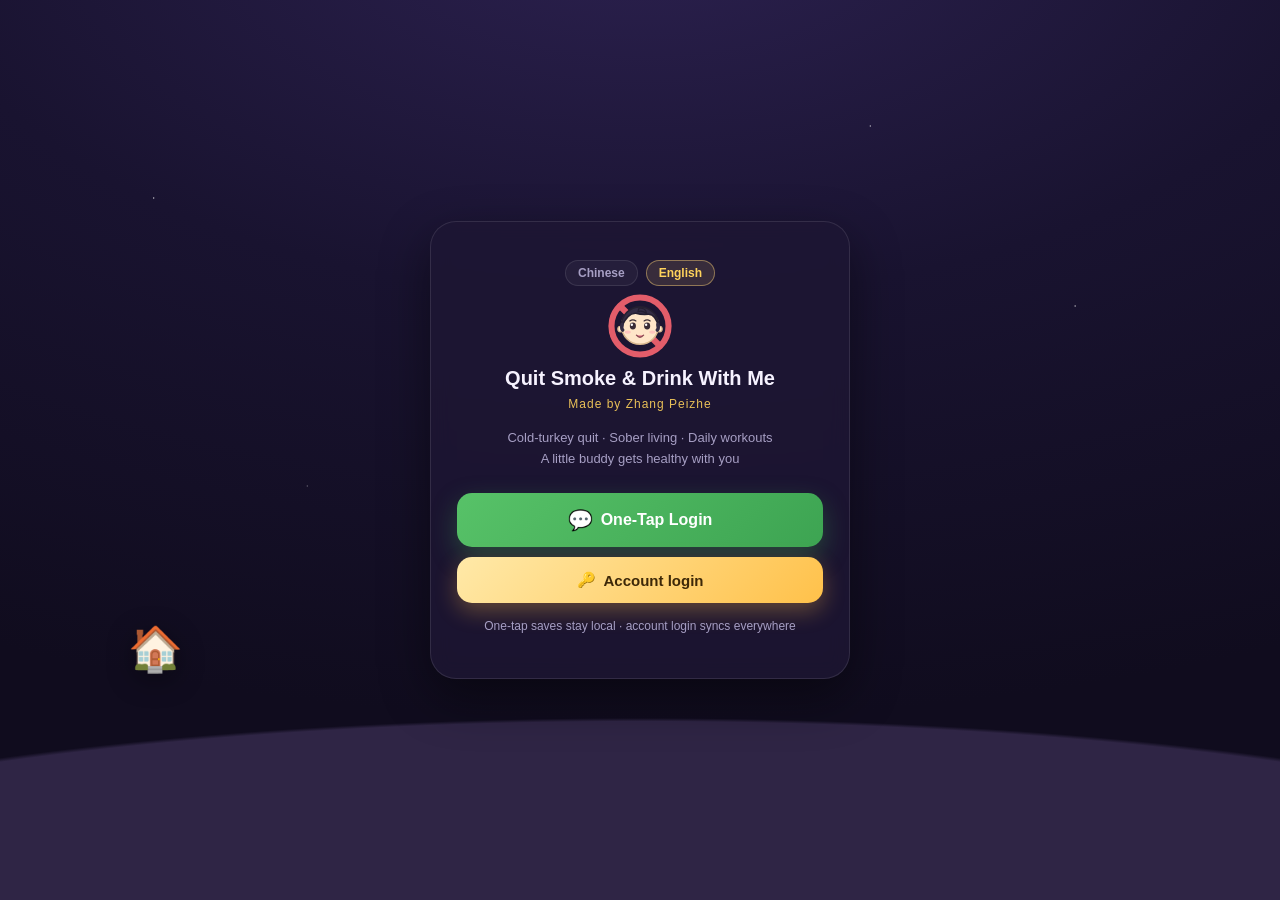
<file: index.html>
<!DOCTYPE html>
<html lang="zh-CN">
<head>
<meta charset="UTF-8">
<meta name="viewport" content="width=device-width, initial-scale=1, viewport-fit=cover, user-scalable=no">
<title>快乐佩奇：戒烟戒酒跟我走</title>
<meta name="theme-color" content="#171227">
<link rel="manifest" href="manifest.json">
<link rel="apple-touch-icon" href="icon.png">
<meta http-equiv="Cache-Control" content="no-cache, no-store, must-revalidate">
<meta http-equiv="Pragma" content="no-cache">
<meta http-equiv="Expires" content="0">
<script>
/* 每次打开都带新版本号请求资源，避免手机/微信缓存旧代码 */
(function () {
  var v = 'v' + Date.now();
  document.write('<link rel="stylesheet" href="style.css?' + v + '">');
  ['i18n.js', 'art.js', 'music.js', 'game.js'].forEach(function (f) {
    document.write('<script src="' + f + '?' + v + '"><\/script>');
  });
})();
</script>
</head>
<body>

<!-- ============ 登录页 ============ -->
<div id="login" class="login">
  <div class="login-scene" aria-hidden="true">
    <div class="scene-stars"></div>
    <div class="scene-hills"></div>
    <div class="scene-house">🏠</div>
  </div>
  <div class="login-card">
    <div class="lang-pick">
      <button id="langZh" type="button">中文</button>
      <button id="langEn" type="button">English</button>
    </div>
    <div class="logo">
      <span class="logo-emoji">
        <svg viewBox="0 0 100 100" width="68" height="68" xmlns="http://www.w3.org/2000/svg">
          <line x1="21" y1="21" x2="79" y2="79" stroke="#e35d6a" stroke-width="9" stroke-linecap="round"/>
          <g transform="translate(50 50) scale(0.75)">
            <g transform="translate(0 102)">
              <circle cx="-38" cy="-96" r="5.5" fill="#ffe6c8" stroke="#d8b78e" stroke-width="2.4"/>
              <circle cx="38" cy="-96" r="5.5" fill="#ffe6c8" stroke="#d8b78e" stroke-width="2.4"/>
              <circle cx="0" cy="-102" r="36" fill="#ffe6c8" stroke="#d8b78e" stroke-width="3"/>
              <ellipse cx="-14" cy="-102" rx="6" ry="6.8" fill="#3a2c36"/><circle cx="-16" cy="-104.4" r="2.3" fill="#fff"/>
              <ellipse cx="14" cy="-102" rx="6" ry="6.8" fill="#3a2c36"/><circle cx="12" cy="-104.4" r="2.3" fill="#fff"/>
              <path d="M-20 -112 Q-14 -116.5 -8 -112" stroke="#3a2c36" stroke-width="2.4" fill="none" stroke-linecap="round"/>
              <path d="M8 -112 Q14 -116.5 20 -112" stroke="#3a2c36" stroke-width="2.4" fill="none" stroke-linecap="round"/>
              <ellipse cx="-24" cy="-90" rx="6" ry="3.2" fill="#ffa3b4" opacity=".5"/>
              <ellipse cx="24" cy="-90" rx="6" ry="3.2" fill="#ffa3b4" opacity=".5"/>
              <path d="M-7 -84 q7 8 14 0" stroke="#8a4a52" stroke-width="2.6" fill="#e8808f" stroke-linecap="round"/>
              <path d="M-36.5 -103 A36.5 36.5 0 0 1 36.5 -103 L36.5 -100 Q30 -126 16 -125 Q2 -124 -8 -127 Q-24 -128 -36.5 -100 Z" fill="#332c44" stroke="#241f30" stroke-width="3" stroke-linejoin="round"/>
              <path d="M-2 -137 q13 -2 15 11 q-8 -8 -17 -4 Z" fill="#332c44" stroke="#241f30" stroke-width="2.4" stroke-linejoin="round"/>
              <path d="M-35 -105 q-2 8 1 11 M35 -105 q2 8 -1 11" stroke="#332c44" stroke-width="7" fill="none" stroke-linecap="round"/>
            </g>
          </g>
          <circle cx="50" cy="50" r="42" fill="none" stroke="#e35d6a" stroke-width="9"/>
        </svg>
      </span>
      <h1>快乐佩奇</h1>
      <p class="sub-title">戒烟戒酒跟我走</p>
      <p class="credit">游戏制作：张佩喆</p>
    </div>
    <p class="login-sub">断崖式戒烟 · 清醒戒酒 · 运动打卡<br>让小朋友陪你一起变健康</p>
    <button id="wxLogin" class="wx-btn">
      <span class="wx-ico">💬</span> 一键登录
    </button>
    <button id="acctLogin" class="acct-btn">
      <span>🔑</span> 账号密码登录
    </button>
    <p class="muted tiny" style="text-align:center;margin-top:14px">一键登录数据存本机 · 账号登录可跨手机找回</p>
  </div>
</div>

<!-- ============ 主界面 ============ -->
<div id="app" class="hidden">
  <header class="topbar">
    <div class="topbar-brand">
      <span class="brand-ico">
        <svg viewBox="0 0 100 100" width="22" height="22" xmlns="http://www.w3.org/2000/svg">
          <line x1="21" y1="21" x2="79" y2="79" stroke="#e35d6a" stroke-width="10" stroke-linecap="round"/>
          <g transform="translate(50 50) scale(0.75)">
            <g transform="translate(0 102)">
              <circle cx="-38" cy="-96" r="5.5" fill="#ffe6c8" stroke="#d8b78e" stroke-width="2.4"/>
              <circle cx="38" cy="-96" r="5.5" fill="#ffe6c8" stroke="#d8b78e" stroke-width="2.4"/>
              <circle cx="0" cy="-102" r="36" fill="#ffe6c8" stroke="#d8b78e" stroke-width="3"/>
              <ellipse cx="-14" cy="-102" rx="6" ry="6.8" fill="#3a2c36"/><circle cx="-16" cy="-104.4" r="2.3" fill="#fff"/>
              <ellipse cx="14" cy="-102" rx="6" ry="6.8" fill="#3a2c36"/><circle cx="12" cy="-104.4" r="2.3" fill="#fff"/>
              <path d="M-20 -112 Q-14 -116.5 -8 -112" stroke="#3a2c36" stroke-width="2.4" fill="none" stroke-linecap="round"/>
              <path d="M8 -112 Q14 -116.5 20 -112" stroke="#3a2c36" stroke-width="2.4" fill="none" stroke-linecap="round"/>
              <ellipse cx="-24" cy="-90" rx="6" ry="3.2" fill="#ffa3b4" opacity=".5"/>
              <ellipse cx="24" cy="-90" rx="6" ry="3.2" fill="#ffa3b4" opacity=".5"/>
              <path d="M-7 -84 q7 8 14 0" stroke="#8a4a52" stroke-width="2.6" fill="#e8808f" stroke-linecap="round"/>
              <path d="M-36.5 -103 A36.5 36.5 0 0 1 36.5 -103 L36.5 -100 Q30 -126 16 -125 Q2 -124 -8 -127 Q-24 -128 -36.5 -100 Z" fill="#332c44" stroke="#241f30" stroke-width="3" stroke-linejoin="round"/>
              <path d="M-2 -137 q13 -2 15 11 q-8 -8 -17 -4 Z" fill="#332c44" stroke="#241f30" stroke-width="2.4" stroke-linejoin="round"/>
              <path d="M-35 -105 q-2 8 1 11 M35 -105 q2 8 -1 11" stroke="#332c44" stroke-width="7" fill="none" stroke-linecap="round"/>
            </g>
          </g>
          <circle cx="50" cy="50" r="42" fill="none" stroke="#e35d6a" stroke-width="10"/>
        </svg>
      </span>
      <span class="tb-wrap">快乐佩奇<small class="brand-credit">戒烟戒酒跟我走</small></span>
      <button id="nickBtn" class="nick-chip" title="点击修改昵称">玩家</button>
    </div>
    <div class="topbar-acts">
      <button id="dmBell" class="icon-btn" title="私信消息">✉️</button>
      <button id="musicBtn" class="icon-btn" title="音乐：卡农（可关闭）">🎵</button>
      <button id="menuBtn" class="icon-btn" title="菜单">☰</button>
    </div>
  </header>

  <main id="main"></main>

  <nav class="tabbar">
    <button class="tab active" data-tab="peki"><span class="tab-ico" id="pekiIco"></span>首页</button>
    <button class="tab" data-tab="smoke"><span>🚬</span>戒烟</button>
    <button class="tab" data-tab="alcohol"><span>🍺</span>戒酒</button>
    <button class="tab" data-tab="fit"><span>🏃</span>运动</button>
  </nav>
</div>

<audio id="bgm" src="bgm.mp3" loop preload="auto"></audio>
<div id="sheetRoot"></div>
<div id="toastWrap"></div>


</body>
</html>
</file>
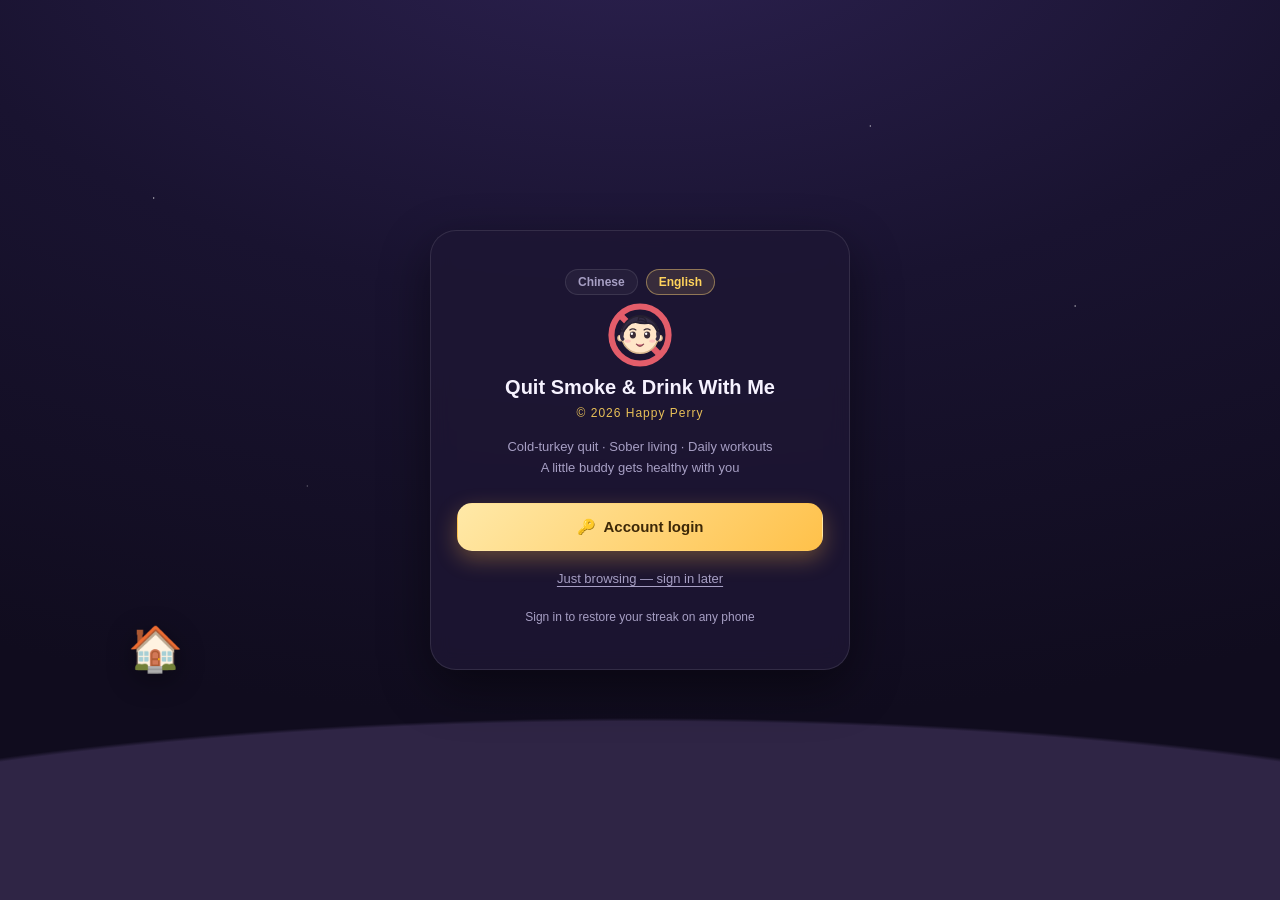
<file: ios/index.html>
<!DOCTYPE html>
<html lang="zh-CN">
<head>
<meta charset="UTF-8">
<meta name="viewport" content="width=device-width, initial-scale=1, viewport-fit=cover, user-scalable=no">
<title>快乐佩奇：戒烟戒酒跟我走</title>
<meta name="apple-mobile-web-app-capable" content="yes">
<meta name="theme-color" content="#171227">
<link rel="manifest" href="manifest.json">
<link rel="apple-touch-icon" href="icon.png">
<meta http-equiv="Cache-Control" content="no-cache, no-store, must-revalidate">
<meta http-equiv="Pragma" content="no-cache">
<meta http-equiv="Expires" content="0">
<script>
/* 每次打开都带新版本号请求资源，避免手机缓存旧代码 */
(function () {
  var v = 'v' + Date.now();
  document.write('<link rel="stylesheet" href="style.css?' + v + '">');
  ['i18n.js', 'art.js', 'music.js', 'iap.js', 'game.js'].forEach(function (f) {
    document.write('<script src="' + f + '?' + v + '"><\/script>');
  });
})();
</script>
</head>
<body>

<!-- ============ 登录页 ============ -->
<div id="login" class="login">
  <div class="login-scene" aria-hidden="true">
    <div class="scene-stars"></div>
    <div class="scene-hills"></div>
    <div class="scene-house">🏠</div>
  </div>
  <div class="login-card">
    <div class="lang-pick">
      <button id="langZh" type="button">中文</button>
      <button id="langEn" type="button">English</button>
    </div>
    <div class="logo">
      <span class="logo-emoji">
        <svg viewBox="0 0 100 100" width="68" height="68" xmlns="http://www.w3.org/2000/svg">
          <line x1="21" y1="21" x2="79" y2="79" stroke="#e35d6a" stroke-width="9" stroke-linecap="round"/>
          <g transform="translate(50 50) scale(0.75)">
            <g transform="translate(0 102)">
              <circle cx="-38" cy="-96" r="5.5" fill="#ffe6c8" stroke="#d8b78e" stroke-width="2.4"/>
              <circle cx="38" cy="-96" r="5.5" fill="#ffe6c8" stroke="#d8b78e" stroke-width="2.4"/>
              <circle cx="0" cy="-102" r="36" fill="#ffe6c8" stroke="#d8b78e" stroke-width="3"/>
              <ellipse cx="-14" cy="-102" rx="6" ry="6.8" fill="#3a2c36"/><circle cx="-16" cy="-104.4" r="2.3" fill="#fff"/>
              <ellipse cx="14" cy="-102" rx="6" ry="6.8" fill="#3a2c36"/><circle cx="12" cy="-104.4" r="2.3" fill="#fff"/>
              <path d="M-20 -112 Q-14 -116.5 -8 -112" stroke="#3a2c36" stroke-width="2.4" fill="none" stroke-linecap="round"/>
              <path d="M8 -112 Q14 -116.5 20 -112" stroke="#3a2c36" stroke-width="2.4" fill="none" stroke-linecap="round"/>
              <ellipse cx="-24" cy="-90" rx="6" ry="3.2" fill="#ffa3b4" opacity=".5"/>
              <ellipse cx="24" cy="-90" rx="6" ry="3.2" fill="#ffa3b4" opacity=".5"/>
              <path d="M-7 -84 q7 8 14 0" stroke="#8a4a52" stroke-width="2.6" fill="#e8808f" stroke-linecap="round"/>
              <path d="M-36.5 -103 A36.5 36.5 0 0 1 36.5 -103 L36.5 -100 Q30 -126 16 -125 Q2 -124 -8 -127 Q-24 -128 -36.5 -100 Z" fill="#332c44" stroke="#241f30" stroke-width="3" stroke-linejoin="round"/>
              <path d="M-2 -137 q13 -2 15 11 q-8 -8 -17 -4 Z" fill="#332c44" stroke="#241f30" stroke-width="2.4" stroke-linejoin="round"/>
              <path d="M-35 -105 q-2 8 1 11 M35 -105 q2 8 -1 11" stroke="#332c44" stroke-width="7" fill="none" stroke-linecap="round"/>
            </g>
          </g>
          <circle cx="50" cy="50" r="42" fill="none" stroke="#e35d6a" stroke-width="9"/>
        </svg>
      </span>
      <h1>快乐佩奇</h1>
      <p class="sub-title">戒烟戒酒跟我走</p>
      <p class="credit">© 2026 快乐佩奇</p>
    </div>
    <p class="login-sub">断崖式戒烟 · 清醒戒酒 · 运动打卡<br>让小朋友陪你一起变健康</p>
    <div id="socialBtns" class="social-btns"></div>
    <button id="acctLogin" class="acct-btn">
      <span>🔑</span> 账号密码登录
    </button>
    <button id="guestLogin" class="guest-link">先逛逛，稍后再登录</button>
    <p class="muted tiny" style="text-align:center;margin-top:14px">登录后可在不同手机找回记录</p>
  </div>
</div>

<!-- ============ 主界面 ============ -->
<div id="app" class="hidden">
  <header class="topbar">
    <div class="topbar-brand">
      <span class="brand-ico">
        <svg viewBox="0 0 100 100" width="22" height="22" xmlns="http://www.w3.org/2000/svg">
          <line x1="21" y1="21" x2="79" y2="79" stroke="#e35d6a" stroke-width="10" stroke-linecap="round"/>
          <g transform="translate(50 50) scale(0.75)">
            <g transform="translate(0 102)">
              <circle cx="-38" cy="-96" r="5.5" fill="#ffe6c8" stroke="#d8b78e" stroke-width="2.4"/>
              <circle cx="38" cy="-96" r="5.5" fill="#ffe6c8" stroke="#d8b78e" stroke-width="2.4"/>
              <circle cx="0" cy="-102" r="36" fill="#ffe6c8" stroke="#d8b78e" stroke-width="3"/>
              <ellipse cx="-14" cy="-102" rx="6" ry="6.8" fill="#3a2c36"/><circle cx="-16" cy="-104.4" r="2.3" fill="#fff"/>
              <ellipse cx="14" cy="-102" rx="6" ry="6.8" fill="#3a2c36"/><circle cx="12" cy="-104.4" r="2.3" fill="#fff"/>
              <path d="M-20 -112 Q-14 -116.5 -8 -112" stroke="#3a2c36" stroke-width="2.4" fill="none" stroke-linecap="round"/>
              <path d="M8 -112 Q14 -116.5 20 -112" stroke="#3a2c36" stroke-width="2.4" fill="none" stroke-linecap="round"/>
              <ellipse cx="-24" cy="-90" rx="6" ry="3.2" fill="#ffa3b4" opacity=".5"/>
              <ellipse cx="24" cy="-90" rx="6" ry="3.2" fill="#ffa3b4" opacity=".5"/>
              <path d="M-7 -84 q7 8 14 0" stroke="#8a4a52" stroke-width="2.6" fill="#e8808f" stroke-linecap="round"/>
              <path d="M-36.5 -103 A36.5 36.5 0 0 1 36.5 -103 L36.5 -100 Q30 -126 16 -125 Q2 -124 -8 -127 Q-24 -128 -36.5 -100 Z" fill="#332c44" stroke="#241f30" stroke-width="3" stroke-linejoin="round"/>
              <path d="M-2 -137 q13 -2 15 11 q-8 -8 -17 -4 Z" fill="#332c44" stroke="#241f30" stroke-width="2.4" stroke-linejoin="round"/>
              <path d="M-35 -105 q-2 8 1 11 M35 -105 q2 8 -1 11" stroke="#332c44" stroke-width="7" fill="none" stroke-linecap="round"/>
            </g>
          </g>
          <circle cx="50" cy="50" r="42" fill="none" stroke="#e35d6a" stroke-width="10"/>
        </svg>
      </span>
      <span class="tb-wrap">快乐佩奇<small class="brand-credit">戒烟戒酒跟我走</small></span>
      <button id="nickBtn" class="nick-chip" title="点击修改昵称">玩家</button>
    </div>
    <div class="topbar-acts">
      <button id="dmBell" class="icon-btn" title="私信消息">✉️</button>
      <button id="musicBtn" class="icon-btn" title="音乐：卡农（可关闭）">🎵</button>
      <button id="menuBtn" class="icon-btn" title="菜单">☰</button>
    </div>
  </header>

  <main id="main"></main>

  <nav class="tabbar">
    <button class="tab active" data-tab="peki"><span class="tab-ico" id="pekiIco"></span>首页</button>
    <button class="tab" data-tab="smoke"><span>🚬</span>戒烟</button>
    <button class="tab" data-tab="alcohol"><span>🍺</span>戒酒</button>
    <button class="tab" data-tab="fit"><span>🏃</span>运动</button>
  </nav>
</div>

<audio id="bgm" src="bgm.mp3" loop preload="auto"></audio>
<div id="sheetRoot"></div>
<div id="toastWrap"></div>


</body>
</html>
</file>
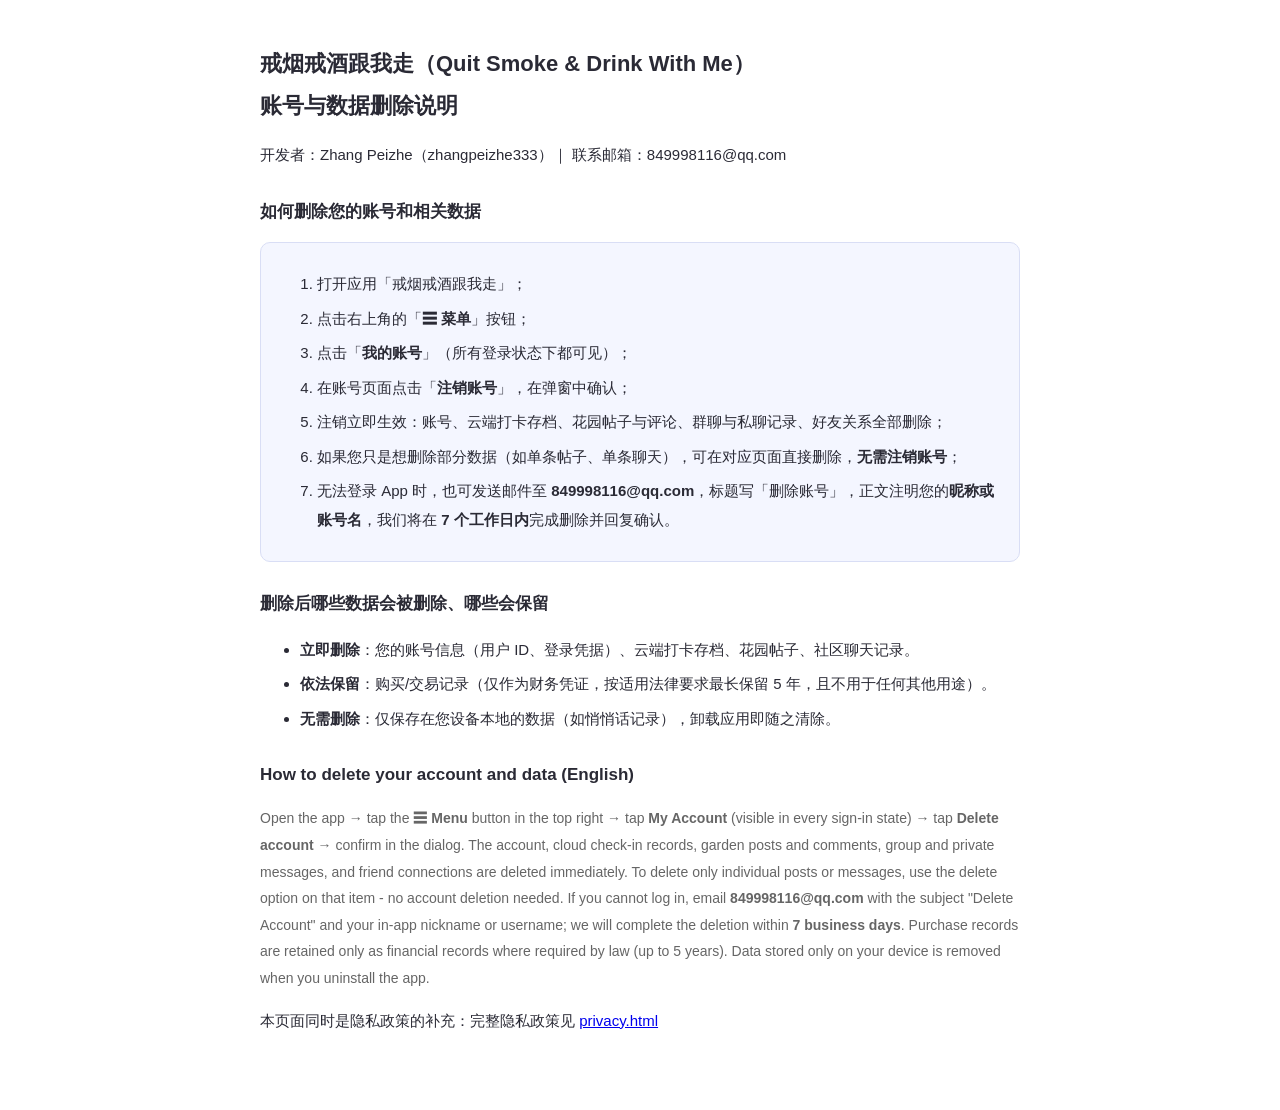
<file: delete-account.html>
<!DOCTYPE html>
<html lang="zh-CN">
<head>
<meta charset="UTF-8">
<meta name="viewport" content="width=device-width, initial-scale=1">
<title>戒烟戒酒跟我走 · 账号与数据删除</title>
<style>
  body { max-width: 760px; margin: 0 auto; padding: 28px 20px 60px; font: 15px/1.9 -apple-system, "PingFang SC", sans-serif; color: #2a2a35; }
  h1 { font-size: 22px; } h2 { font-size: 17px; margin-top: 26px; }
  .box { background: #f4f6ff; border: 1px solid #d9def5; border-radius: 10px; padding: 12px 16px; }
  ol li, ul li { margin: 6px 0; }
  .en { color: #666; font-size: 14px; }
</style>
</head>
<body>
<h1>戒烟戒酒跟我走（Quit Smoke &amp; Drink With Me）<br>账号与数据删除说明</h1>
<p>开发者：Zhang Peizhe（zhangpeizhe333）｜ 联系邮箱：849998116@qq.com</p>

<h2>如何删除您的账号和相关数据</h2>
<div class="box">
<ol>
  <li>打开应用「戒烟戒酒跟我走」；</li>
  <li>点击右上角的「<b>☰ 菜单</b>」按钮；</li>
  <li>点击「<b>我的账号</b>」（所有登录状态下都可见）；</li>
  <li>在账号页面点击「<b>注销账号</b>」，在弹窗中确认；</li>
  <li>注销立即生效：账号、云端打卡存档、花园帖子与评论、群聊与私聊记录、好友关系全部删除；</li>
  <li>如果您只是想删除部分数据（如单条帖子、单条聊天），可在对应页面直接删除，<b>无需注销账号</b>；</li>
  <li>无法登录 App 时，也可发送邮件至 <b>849998116@qq.com</b>，标题写「删除账号」，正文注明您的<b>昵称或账号名</b>，我们将在 <b>7 个工作日内</b>完成删除并回复确认。</li>
</ol>
</div>

<h2>删除后哪些数据会被删除、哪些会保留</h2>
<ul>
  <li><b>立即删除</b>：您的账号信息（用户 ID、登录凭据）、云端打卡存档、花园帖子、社区聊天记录。</li>
  <li><b>依法保留</b>：购买/交易记录（仅作为财务凭证，按适用法律要求最长保留 5 年，且不用于任何其他用途）。</li>
  <li><b>无需删除</b>：仅保存在您设备本地的数据（如悄悄话记录），卸载应用即随之清除。</li>
</ul>

<h2>How to delete your account and data (English)</h2>
<p class="en">Open the app &rarr; tap the <b>☰ Menu</b> button in the top right &rarr; tap <b>My Account</b> (visible in every sign-in state) &rarr; tap <b>Delete account</b> &rarr; confirm in the dialog. The account, cloud check-in records, garden posts and comments, group and private messages, and friend connections are deleted immediately. To delete only individual posts or messages, use the delete option on that item - no account deletion needed. If you cannot log in, email <b>849998116@qq.com</b> with the subject "Delete Account" and your in-app nickname or username; we will complete the deletion within <b>7 business days</b>. Purchase records are retained only as financial records where required by law (up to 5 years). Data stored only on your device is removed when you uninstall the app.</p>

<p>本页面同时是隐私政策的补充：完整隐私政策见 <a href="https://zhangpeizhe333.github.io/kuailepeqi/privacy.html">privacy.html</a></p>
</body>
</html>
</file>
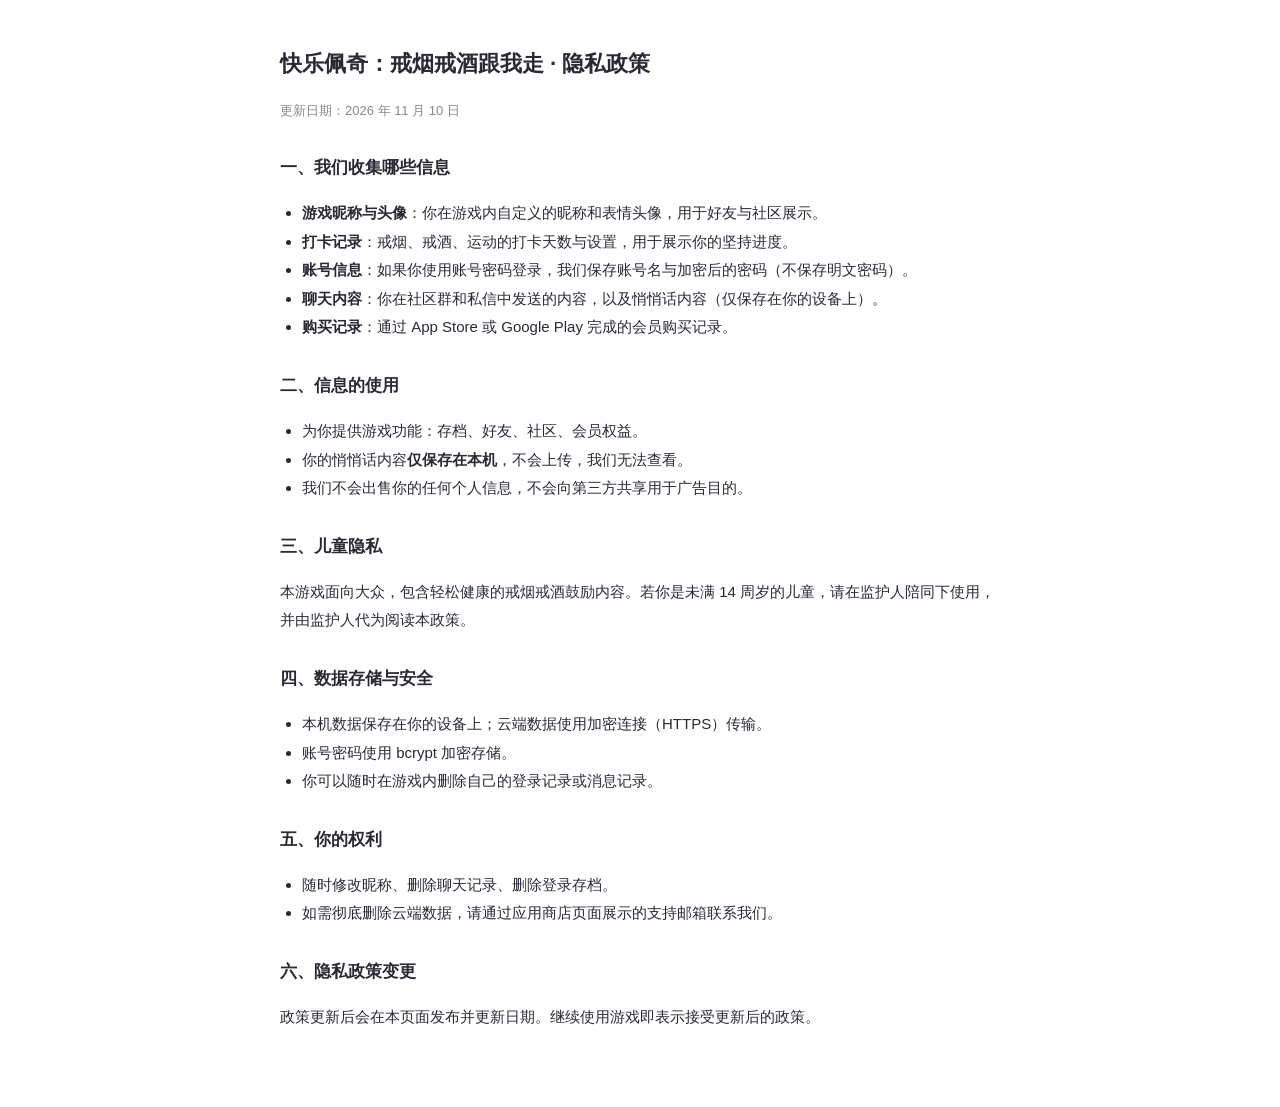
<file: privacy.html>
<!DOCTYPE html>
<html lang="zh-CN">
<head>
<meta charset="UTF-8">
<meta name="viewport" content="width=device-width, initial-scale=1">
<title>快乐佩奇 · 隐私政策</title>
<style>
  body { max-width: 720px; margin: 0 auto; padding: 28px 20px 60px; font: 15px/1.9 -apple-system, "PingFang SC", sans-serif; color: #2a2a35; }
  h1 { font-size: 22px; } h2 { font-size: 17px; margin-top: 28px; }
  .meta { color: #888; font-size: 13px; }
  ul { padding-left: 22px; }
</style>
</head>
<body>
<h1>快乐佩奇：戒烟戒酒跟我走 · 隐私政策</h1>
<p class="meta">更新日期：2026 年 11 月 10 日</p>

<h2>一、我们收集哪些信息</h2>
<ul>
  <li><b>游戏昵称与头像</b>：你在游戏内自定义的昵称和表情头像，用于好友与社区展示。</li>
  <li><b>打卡记录</b>：戒烟、戒酒、运动的打卡天数与设置，用于展示你的坚持进度。</li>
  <li><b>账号信息</b>：如果你使用账号密码登录，我们保存账号名与加密后的密码（不保存明文密码）。</li>
  <li><b>聊天内容</b>：你在社区群和私信中发送的内容，以及悄悄话内容（仅保存在你的设备上）。</li>
  <li><b>购买记录</b>：通过 App Store 或 Google Play 完成的会员购买记录。</li>
</ul>

<h2>二、信息的使用</h2>
<ul>
  <li>为你提供游戏功能：存档、好友、社区、会员权益。</li>
  <li>你的悄悄话内容<b>仅保存在本机</b>，不会上传，我们无法查看。</li>
  <li>我们不会出售你的任何个人信息，不会向第三方共享用于广告目的。</li>
</ul>

<h2>三、儿童隐私</h2>
<p>本游戏面向大众，包含轻松健康的戒烟戒酒鼓励内容。若你是未满 14 周岁的儿童，请在监护人陪同下使用，并由监护人代为阅读本政策。</p>

<h2>四、数据存储与安全</h2>
<ul>
  <li>本机数据保存在你的设备上；云端数据使用加密连接（HTTPS）传输。</li>
  <li>账号密码使用 bcrypt 加密存储。</li>
  <li>你可以随时在游戏内删除自己的登录记录或消息记录。</li>
</ul>

<h2>五、你的权利</h2>
<ul>
  <li>随时修改昵称、删除聊天记录、删除登录存档。</li>
  <li>如需彻底删除云端数据，请通过应用商店页面展示的支持邮箱联系我们。</li>
</ul>

<h2>六、隐私政策变更</h2>
<p>政策更新后会在本页面发布并更新日期。继续使用游戏即表示接受更新后的政策。</p>
</body>
</html>
</file>
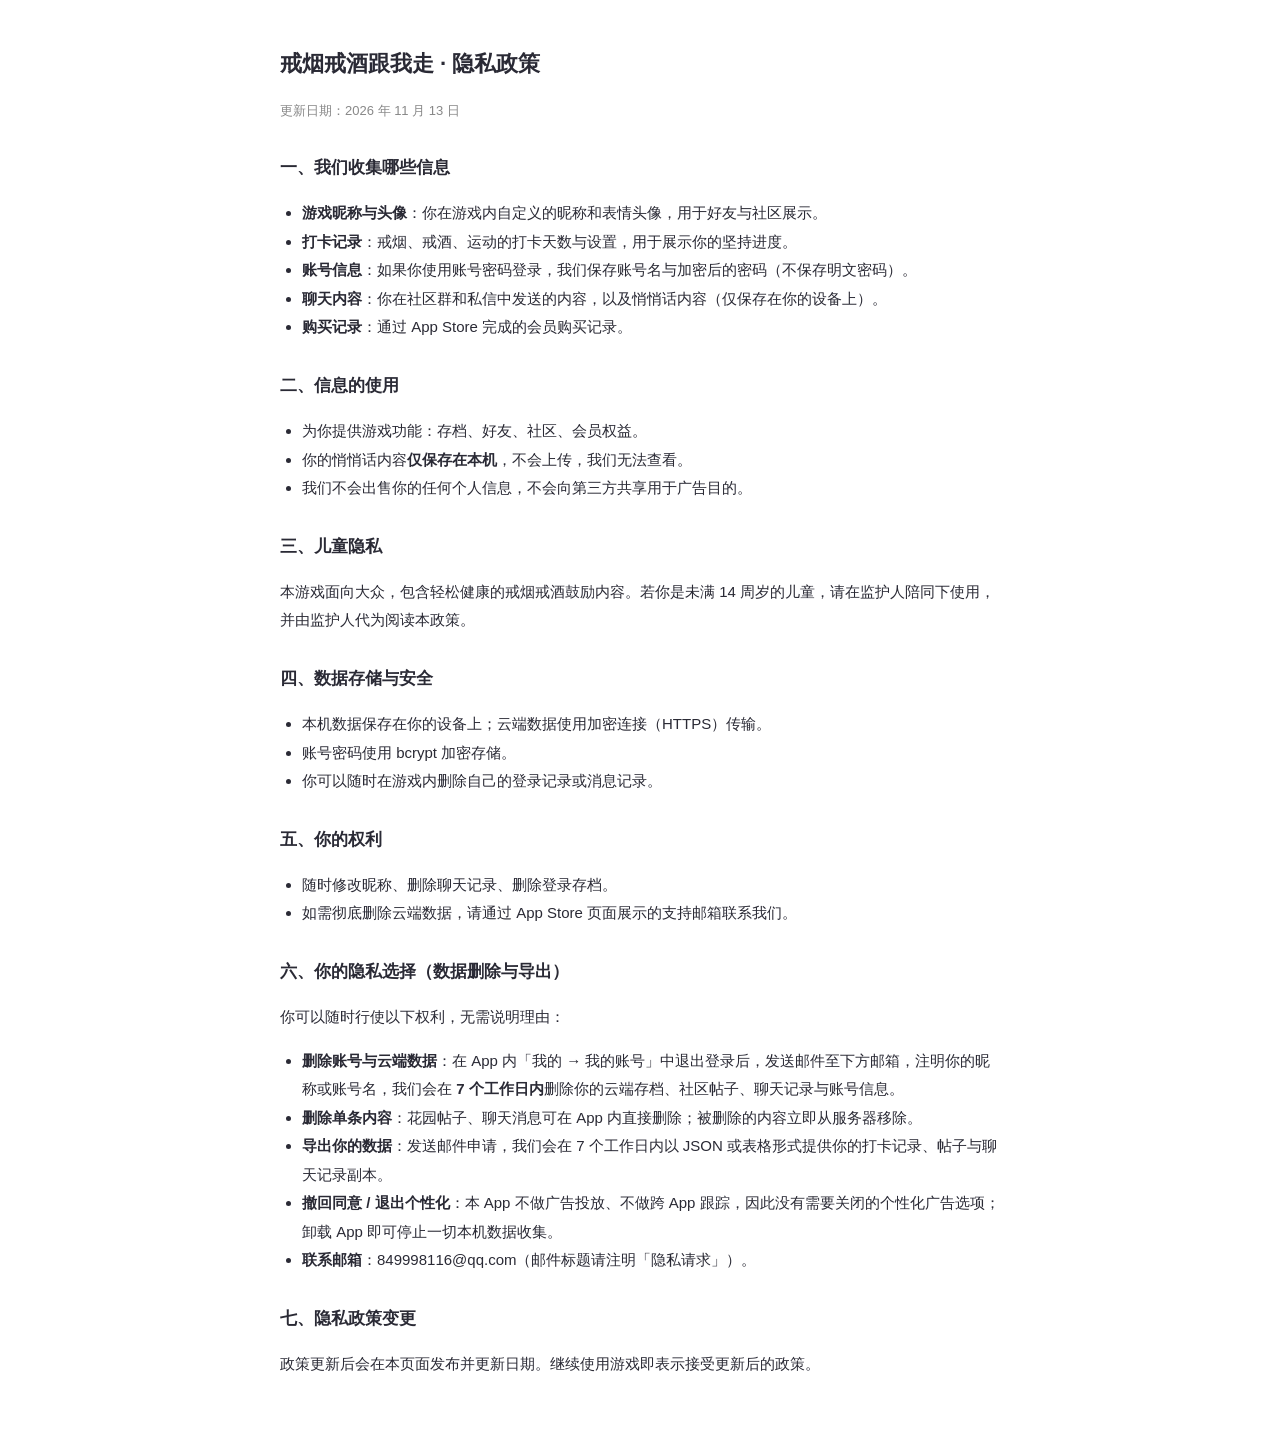
<file: ios/privacy.html>
<!DOCTYPE html>
<html lang="zh-CN">
<head>
<meta charset="UTF-8">
<meta name="viewport" content="width=device-width, initial-scale=1">
<title>快乐佩奇 · 隐私政策</title>
<style>
  body { max-width: 720px; margin: 0 auto; padding: 28px 20px 60px; font: 15px/1.9 -apple-system, "PingFang SC", sans-serif; color: #2a2a35; }
  h1 { font-size: 22px; } h2 { font-size: 17px; margin-top: 28px; }
  .meta { color: #888; font-size: 13px; }
  ul { padding-left: 22px; }
</style>
</head>
<body>
<h1>戒烟戒酒跟我走 · 隐私政策</h1>
<p class="meta">更新日期：2026 年 11 月 13 日</p>

<h2>一、我们收集哪些信息</h2>
<ul>
  <li><b>游戏昵称与头像</b>：你在游戏内自定义的昵称和表情头像，用于好友与社区展示。</li>
  <li><b>打卡记录</b>：戒烟、戒酒、运动的打卡天数与设置，用于展示你的坚持进度。</li>
  <li><b>账号信息</b>：如果你使用账号密码登录，我们保存账号名与加密后的密码（不保存明文密码）。</li>
  <li><b>聊天内容</b>：你在社区群和私信中发送的内容，以及悄悄话内容（仅保存在你的设备上）。</li>
  <li><b>购买记录</b>：通过 App Store 完成的会员购买记录。</li>
</ul>

<h2>二、信息的使用</h2>
<ul>
  <li>为你提供游戏功能：存档、好友、社区、会员权益。</li>
  <li>你的悄悄话内容<b>仅保存在本机</b>，不会上传，我们无法查看。</li>
  <li>我们不会出售你的任何个人信息，不会向第三方共享用于广告目的。</li>
</ul>

<h2>三、儿童隐私</h2>
<p>本游戏面向大众，包含轻松健康的戒烟戒酒鼓励内容。若你是未满 14 周岁的儿童，请在监护人陪同下使用，并由监护人代为阅读本政策。</p>

<h2>四、数据存储与安全</h2>
<ul>
  <li>本机数据保存在你的设备上；云端数据使用加密连接（HTTPS）传输。</li>
  <li>账号密码使用 bcrypt 加密存储。</li>
  <li>你可以随时在游戏内删除自己的登录记录或消息记录。</li>
</ul>

<h2>五、你的权利</h2>
<ul>
  <li>随时修改昵称、删除聊天记录、删除登录存档。</li>
  <li>如需彻底删除云端数据，请通过 App Store 页面展示的支持邮箱联系我们。</li>
</ul>

<h2 id="privacy-choices">六、你的隐私选择（数据删除与导出）</h2>
<p>你可以随时行使以下权利，无需说明理由：</p>
<ul>
  <li><b>删除账号与云端数据</b>：在 App 内「我的 → 我的账号」中退出登录后，发送邮件至下方邮箱，注明你的昵称或账号名，我们会在 <b>7 个工作日内</b>删除你的云端存档、社区帖子、聊天记录与账号信息。</li>
  <li><b>删除单条内容</b>：花园帖子、聊天消息可在 App 内直接删除；被删除的内容立即从服务器移除。</li>
  <li><b>导出你的数据</b>：发送邮件申请，我们会在 7 个工作日内以 JSON 或表格形式提供你的打卡记录、帖子与聊天记录副本。</li>
  <li><b>撤回同意 / 退出个性化</b>：本 App 不做广告投放、不做跨 App 跟踪，因此没有需要关闭的个性化广告选项；卸载 App 即可停止一切本机数据收集。</li>
  <li><b>联系邮箱</b>：849998116@qq.com（邮件标题请注明「隐私请求」）。</li>
</ul>

<h2>七、隐私政策变更</h2>
<p>政策更新后会在本页面发布并更新日期。继续使用游戏即表示接受更新后的政策。</p>
</body>
</html>
</file>
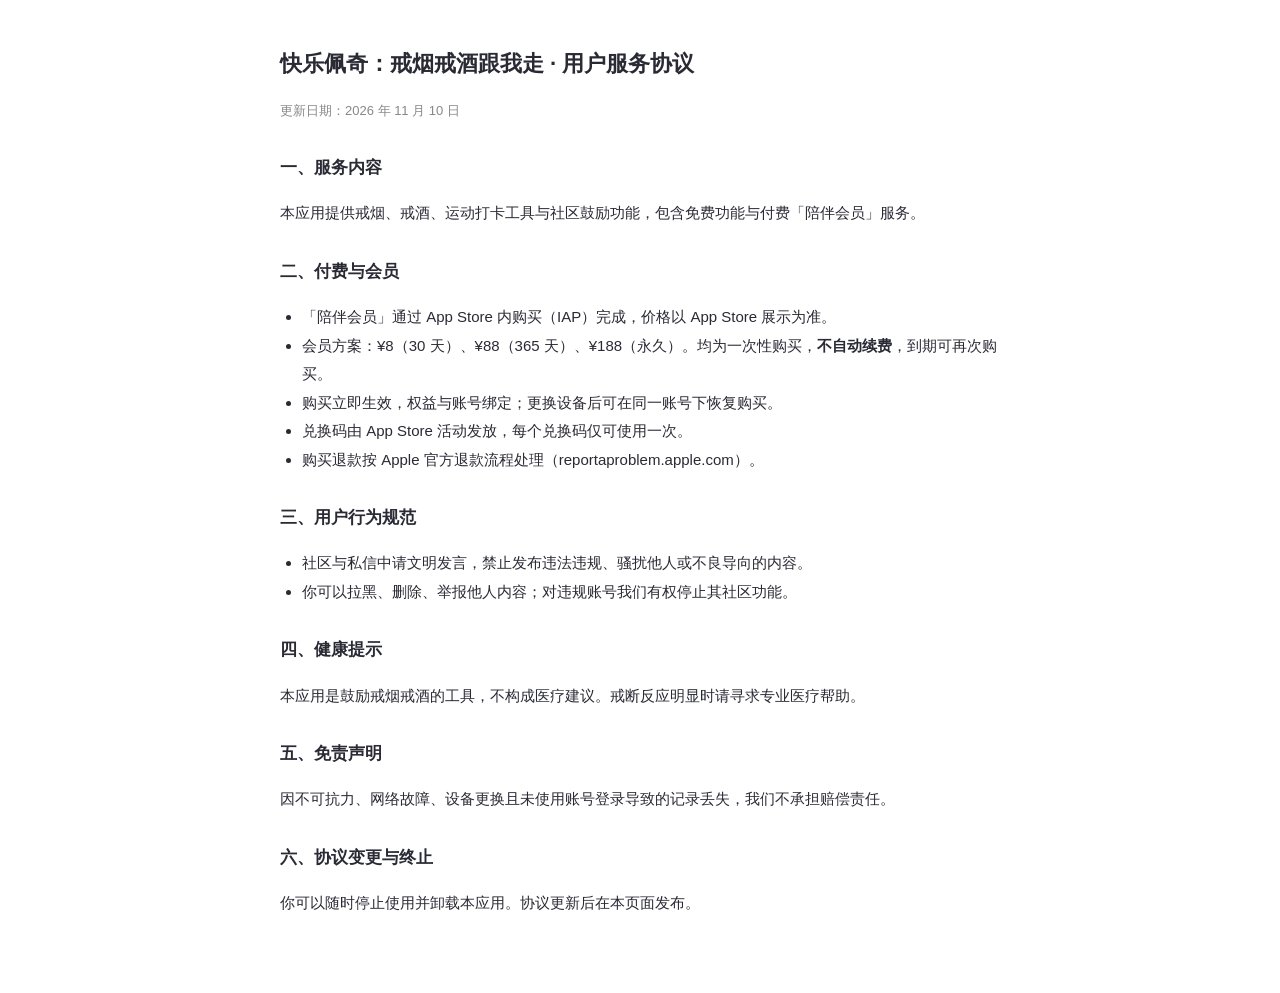
<file: ios/terms.html>
<!DOCTYPE html>
<html lang="zh-CN">
<head>
<meta charset="UTF-8">
<meta name="viewport" content="width=device-width, initial-scale=1">
<title>快乐佩奇 · 用户服务协议</title>
<style>
  body { max-width: 720px; margin: 0 auto; padding: 28px 20px 60px; font: 15px/1.9 -apple-system, "PingFang SC", sans-serif; color: #2a2a35; }
  h1 { font-size: 22px; } h2 { font-size: 17px; margin-top: 28px; }
  .meta { color: #888; font-size: 13px; } ul { padding-left: 22px; }
</style>
</head>
<body>
<h1>快乐佩奇：戒烟戒酒跟我走 · 用户服务协议</h1>
<p class="meta">更新日期：2026 年 11 月 10 日</p>

<h2>一、服务内容</h2>
<p>本应用提供戒烟、戒酒、运动打卡工具与社区鼓励功能，包含免费功能与付费「陪伴会员」服务。</p>

<h2>二、付费与会员</h2>
<ul>
  <li>「陪伴会员」通过 App Store 内购买（IAP）完成，价格以 App Store 展示为准。</li>
  <li>会员方案：¥8（30 天）、¥88（365 天）、¥188（永久）。均为一次性购买，<b>不自动续费</b>，到期可再次购买。</li>
  <li>购买立即生效，权益与账号绑定；更换设备后可在同一账号下恢复购买。</li>
  <li>兑换码由 App Store 活动发放，每个兑换码仅可使用一次。</li>
  <li>购买退款按 Apple 官方退款流程处理（reportaproblem.apple.com）。</li>
</ul>

<h2>三、用户行为规范</h2>
<ul>
  <li>社区与私信中请文明发言，禁止发布违法违规、骚扰他人或不良导向的内容。</li>
  <li>你可以拉黑、删除、举报他人内容；对违规账号我们有权停止其社区功能。</li>
</ul>

<h2>四、健康提示</h2>
<p>本应用是鼓励戒烟戒酒的工具，不构成医疗建议。戒断反应明显时请寻求专业医疗帮助。</p>

<h2>五、免责声明</h2>
<p>因不可抗力、网络故障、设备更换且未使用账号登录导致的记录丢失，我们不承担赔偿责任。</p>

<h2>六、协议变更与终止</h2>
<p>你可以随时停止使用并卸载本应用。协议更新后在本页面发布。</p>
</body>
</html>
</file>
<file: style.css>
/* 戒烟戒酒跟我走 · 样式（配色延续月芽小镇的深紫夜色 + 金色点缀） */
:root {
  --bg: #171227;
  --bg2: #221a3a;
  --card: rgba(255, 255, 255, .06);
  --card2: rgba(255, 255, 255, .1);
  --line: rgba(255, 255, 255, .1);
  --text: #f6f2ff;
  --muted: #a79fc4;
  --gold: #ffd35c;
  --gold2: #ffab24;
  --mint: #7ee6c1;
  --pink: #ff9ec4;
  --violet: #b79bff;
  --radius: 22px;
  --shadow: 0 18px 50px rgba(0, 0, 0, .45);
  /* 整页配色由我们自己定义，声明 light 可阻止 iOS Safari 对「亮色元素」做自动暗化，
     否则它会把亮黄按钮调成灰黄。深色观感由 body 背景保证，不依赖系统主题。 */
  color-scheme: only light;
}
* { box-sizing: border-box; -webkit-tap-highlight-color: transparent; }
html, body {
  margin: 0; padding: 0; min-height: 100%;
  background: radial-gradient(120% 90% at 50% -10%, #2c2150 0%, #191330 48%, #100c1e 100%);
  color: var(--text);
  font-family: -apple-system, BlinkMacSystemFont, "PingFang SC", "Noto Sans SC", "Microsoft YaHei", sans-serif;
  font-size: 15px; line-height: 1.6; -webkit-font-smoothing: antialiased; overflow-x: hidden;
}
button {
  font-family: inherit; font-size: inherit; color: inherit; border: none; background: none; cursor: pointer;
  /* iOS Safari / WKWebView 默认给 <button> 套一层系统原生外观（-webkit-appearance:button），
     会在亮黄渐变上叠半透明蒙版把按钮压暗。去掉它，CSS 设的颜色才能原样显示。 */
  -webkit-appearance: none; appearance: none;
}
input, textarea, select { font-family: inherit; color-scheme: dark; }
.hidden { display: none !important; }
.file-off { position: fixed; left: -2000px; top: 0; width: 1px; height: 1px; opacity: 0; pointer-events: none; }
.muted { color: var(--muted); }
.tiny { font-size: 12px; }
.gold { color: var(--gold); }
b { font-weight: 700; }
h2, h3 { letter-spacing: .5px; margin: 0 0 10px; }
h3 small { font-weight: 400; }

/* ---------------- 通用 ---------------- */
.btn {
  display: inline-flex; align-items: center; justify-content: center; gap: 6px;
  padding: 10px 18px; border-radius: 13px; font-weight: 600; font-size: 14px;
  border: 1px solid transparent; transition: transform .15s, box-shadow .2s, background .2s, opacity .2s; white-space: nowrap;
}
.btn:active { transform: scale(.97); }
.btn-primary {
  -webkit-appearance: none !important; appearance: none !important;
  background-color: #ffd06a !important;   /* 纯亮黄兜底：渐变被忽略时底色依然鲜明 */
  background-image: linear-gradient(135deg, #fff0c2, #ffc24f) !important;
  color: #3d2808 !important; -webkit-text-fill-color: #3d2808 !important;
  opacity: 1 !important; filter: none !important;
  forced-color-adjust: none !important; color-scheme: light !important;
  box-shadow: 0 8px 22px rgba(255, 179, 71, .34);
}
.btn-ghost { background: rgba(255, 255, 255, .07); border-color: var(--line); }
.btn-danger { background: #e35d6a; color: #fff; }
.btn.sm { padding: 7px 13px; font-size: 13px; border-radius: 10px; }
.btn-lg { width: 100%; padding: 15px; font-size: 16px; border-radius: 15px; }
.btn:disabled { opacity: .62; cursor: not-allowed; box-shadow: none; }
/* 已打卡等禁用态：底色和文字仍是鲜明亮黄，只留极轻的透明度差作区分。
   加 !important 是为了压过 .btn:disabled / .act:disabled 的 opacity:.62，
   以及 iOS 系统对禁用按钮的默认变灰处理。 */
.btn-primary:disabled, .btn-primary[disabled],
.act.primary:disabled, .act.primary[disabled] {
  -webkit-appearance: none !important; appearance: none !important;
  background-color: #ffd06a !important;
  background-image: linear-gradient(135deg, #fff0c2, #ffc24f) !important;
  color: #3d2808 !important; -webkit-text-fill-color: #3d2808 !important;
  opacity: .92 !important; filter: none !important;
  forced-color-adjust: none !important; color-scheme: light !important;
}

.card {
  background: var(--card); border: 1px solid var(--line); border-radius: var(--radius);
  padding: 18px; margin: 14px 14px 0; backdrop-filter: blur(6px);
}
.card h3 { font-size: 15px; }

/* ---------------- 登录 ---------------- */
.login { position: relative; min-height: 100dvh; display: grid; place-items: center; padding: 30px 18px; overflow: hidden; }
.login-scene { position: absolute; inset: 0; overflow: hidden; }
.scene-stars {
  position: absolute; inset: 0;
  background-image: radial-gradient(2px 2px at 12% 22%, rgba(255,255,255,.8), transparent 60%),
    radial-gradient(2px 2px at 68% 14%, rgba(255,255,255,.7), transparent 60%),
    radial-gradient(1.6px 1.6px at 42% 38%, rgba(255,255,255,.6), transparent 60%),
    radial-gradient(2px 2px at 84% 34%, rgba(255,255,255,.7), transparent 60%),
    radial-gradient(1.6px 1.6px at 24% 54%, rgba(255,255,255,.5), transparent 60%);
}
.scene-moon {
  position: absolute; top: 8%; right: 14%; width: 74px; height: 74px; border-radius: 50%;
  background: radial-gradient(circle at 34% 34%, #ffe9a8, #f2c76a);
  box-shadow: 0 0 60px rgba(255, 220, 140, .45);
}
.scene-hills {
  position: absolute; bottom: 0; left: 0; right: 0; height: 32%;
  background: radial-gradient(140% 120% at 50% 110%, #2f2545 60%, transparent 61%),
              radial-gradient(120% 100% at 20% 112%, #262038 58%, transparent 59%);
}
.scene-house { position: absolute; bottom: 24%; left: 10%; font-size: 44px; filter: drop-shadow(0 6px 14px rgba(0,0,0,.4)); }
.login-card {
  position: relative; width: min(420px, 100%); text-align: center;
  background: rgba(30, 22, 52, .82); border: 1px solid var(--line); border-radius: 26px;
  padding: 38px 26px 30px; backdrop-filter: blur(10px); box-shadow: var(--shadow);
}
.logo h1 { margin: 6px 0 2px; font-size: 26px; letter-spacing: 1px; }
.logo .sub-title { margin: 0; font-size: 14px; color: var(--muted); letter-spacing: 2px; }
.logo-emoji { font-size: 52px; }
.logo .credit { margin: 4px 0 0; font-size: 12px; color: var(--gold); opacity: .9; letter-spacing: 1px; }
.login-sub { color: var(--muted); font-size: 13px; margin: 14px 0 24px; }
.wx-btn {
  width: 100%; display: flex; align-items: center; justify-content: center; gap: 8px;
  background: linear-gradient(135deg, #57c268, #3da452); color: #fff; font-weight: 700;
  border-radius: 15px; padding: 15px; font-size: 16px; box-shadow: 0 10px 26px rgba(61, 164, 82, .35);
}
.wx-btn:active { transform: scale(.97); }
.wx-ico { font-size: 20px; }
.acct-btn {
  width: 100%; display: flex; align-items: center; justify-content: center; gap: 8px;
  margin-top: 10px; border-radius: 15px; padding: 14px; font-size: 15px; font-weight: 700;
  color: #3d2808; -webkit-text-fill-color: #3d2808;
  background-color: #ffd06a; background-image: linear-gradient(135deg, #ffe9a8, #ffc14a);
  border: none; box-shadow: 0 8px 22px rgba(255, 179, 71, .32);
  forced-color-adjust: none; color-scheme: light;
}
.acct-btn:active { transform: scale(.97); }

/* ---------------- 顶栏 / 底栏 ---------------- */
.topbar {
  position: sticky; top: 0; z-index: 30;
  display: flex; align-items: center; justify-content: space-between;
  padding: 12px 16px; background: rgba(23, 18, 39, .86); backdrop-filter: blur(10px);
  border-bottom: 1px solid var(--line);
}
.topbar-brand { display: flex; align-items: center; gap: 8px; font-weight: 800; font-size: 17px; }
.tb-wrap { display: flex; flex-direction: column; line-height: 1.15; }
.brand-credit { font-size: 10px; font-weight: 400; color: var(--gold); opacity: .85; letter-spacing: 1px; }
.topbar-acts { display: flex; align-items: center; gap: 8px; }
.nick-chip {
  display: inline-flex; align-items: center; max-width: 150px;
  font-size: 11px; font-weight: 700; color: var(--gold);
  background: rgba(255, 212, 121, .12); border: 1px solid rgba(255, 212, 121, .35);
  border-radius: 20px; padding: 3px 9px; margin-left: 2px; flex-shrink: 0;
}
.nick-chip .nk-t { max-width: 118px; overflow: hidden; text-overflow: ellipsis; white-space: nowrap; }
.nick-chip .vip-mini { flex: none; }
.pts-badge {
  background: rgba(255, 212, 121, .14); border: 1px solid rgba(255, 212, 121, .3);
  color: var(--gold); font-size: 13px; font-weight: 700; border-radius: 20px; padding: 4px 12px;
}
.icon-btn {
  width: 38px; height: 38px; border-radius: 12px; font-size: 17px; flex: none;
  background: var(--card2); border: 1px solid var(--line);
  display: grid; place-items: center; -webkit-text-size-adjust: 100%;
}
/* 去掉移动端双击缩放带来的 300ms 延迟（延迟期间那一下容易点到别的按钮） */
button, .btn, .tab, .menu-row, .act { touch-action: manipulation; -webkit-tap-highlight-color: transparent; }
.tabbar {
  position: fixed; bottom: 0; left: 50%; transform: translateX(-50%); z-index: 30;
  width: min(1180px, calc(100% - 24px));
  display: flex; gap: 6px; padding: 8px; margin-bottom: 10px;
  background: rgba(30, 22, 52, .92); border: 1px solid var(--line);
  border-radius: 20px; backdrop-filter: blur(12px); box-shadow: var(--shadow);
}
.tab {
  flex: 1; display: flex; flex-direction: column; align-items: center; gap: 2px;
  padding: 8px 0 6px; border-radius: 14px; color: var(--muted); font-size: 12px; font-weight: 600;
}
.tab span { font-size: 20px; }
.tab.active { background: rgba(255, 212, 121, .14); color: var(--gold); }
#app { padding-bottom: 110px; }

/* ---------------- 舞台 ---------------- */
.stage { position: relative; margin: 10px 10px 0; border-radius: var(--radius); overflow: hidden; border: 1px solid var(--line); }
.scene-svg { display: block; width: 100%; height: auto; }
.scene-btn {
  position: absolute; top: 12px; right: 12px; width: 40px; height: 40px; border-radius: 12px; font-size: 18px;
  background: rgba(20, 14, 40, .55); border: 1px solid var(--line); backdrop-filter: blur(4px);
}
.goal-banner {
  position: absolute; top: 14px; left: 50%; transform: translateX(-50%);
  background: rgba(20, 14, 40, .6); border: 1px solid rgba(255, 212, 121, .4); color: var(--gold);
  font-weight: 800; font-size: 14px; letter-spacing: 1px; padding: 6px 16px; border-radius: 20px;
  white-space: nowrap; backdrop-filter: blur(4px); text-shadow: 0 2px 8px rgba(0,0,0,.5);
}
.goal-sign {
  position: absolute; top: 50px; left: 50%; transform: translateX(-50%);
  background: rgba(20, 14, 40, .5); color: var(--muted); font-size: 11px;
  padding: 2px 11px; border-radius: 14px; white-space: nowrap; backdrop-filter: blur(4px);
  max-width: 82%; overflow: hidden; text-overflow: ellipsis;
}
.title-bar { display: flex; align-items: center; justify-content: center; gap: 10px; margin: 14px 14px 0; }
.peki-stage { min-height: 300px; }
.peki-stage .goal-banner { top: 5px; cursor: pointer; font-size: 12.5px; padding: 6px 12px; letter-spacing: 0; max-width: 74%; }
.peki-stage .charm-chip { top: 8px; right: 8px; font-size: 12px; padding: 4px 10px; }
/* 生命值 / 快乐值 进度条（浴缸下面一行） */
.stat-bars {
  position: absolute; left: 9px; right: 9px; bottom: 2px;
  display: flex; gap: 7px; pointer-events: none;
}
.sbar {
  flex: 1; min-width: 0;
  background: rgba(20, 14, 40, .62); border: 1px solid rgba(255, 255, 255, .14);
  border-radius: 10px; padding: 3px 8px 4px; backdrop-filter: blur(4px);
  line-height: 1.15;
}
.sbar-top { display: flex; align-items: center; justify-content: space-between; gap: 5px; font-size: 10px; color: #d8cff0; white-space: nowrap; }
.sbar-top b { font-size: 10px; color: var(--gold); }
.sbar-track { height: 4px; margin-top: 3px; border-radius: 4px; background: rgba(255, 255, 255, .13); overflow: hidden; }
.sbar-track i { display: block; height: 100%; border-radius: 4px; transition: width .5s ease; }
.sbar-track i.life { background: linear-gradient(90deg, #ff7a8a, #ff4d67); }
.sbar-track i.joy { background: linear-gradient(90deg, #ffd98c, #ffb347); }

/* 喂食进度条 */
.food-main { flex: 1; min-width: 0; display: block; text-align: left; }
.food-main b { display: flex; align-items: center; gap: 8px; font-size: 15px; }
.food-meter { display: flex; align-items: center; gap: 7px; margin-top: 5px; }
.food-bar { flex: 1; height: 5px; border-radius: 4px; background: rgba(255, 255, 255, .13); overflow: hidden; }
.food-bar i { display: block; height: 100%; border-radius: 4px; background: linear-gradient(90deg, #8fd3ff, #57b3ef); transition: width .5s ease; }
.food-meter em { font-style: normal; font-size: 10.5px; color: var(--muted); min-width: 30px; text-align: right; }
.food-row .food-ico { align-self: flex-start; margin-top: 2px; }
.food-row em.on { font-size: 10px; padding: 1px 6px; }
.clock-presets { display: flex; gap: 8px; margin-top: 8px; }
.clock-presets .btn { flex: 1; margin: 0; }

/* ===== 小闹钟：自绘选择器（网页 / 安卓 App / iOS 三端同一套）===== */
.ck-sum {
  text-align: center; font-size: 15px; font-weight: 700; padding: 10px 8px; border-radius: 14px;
  background: rgba(124, 92, 255, .16); border: 1px solid rgba(124, 92, 255, .35);
  font-variant-numeric: tabular-nums;
}
.clock-presets { margin-top: 10px; }
.ck-label { font-size: 12.5px; color: var(--muted); margin: 14px 0 6px; }
.ck-cal .cal-cell { padding: 7px 0; font-size: 12.5px; cursor: pointer; }
.ck-cal .cal-cell.dis { cursor: default; }
.ck-time { display: flex; gap: 10px; }
.ck-step {
  flex: 1; display: flex; align-items: center; justify-content: center; gap: 5px;
  background: rgba(255, 255, 255, .04); border: 1px solid var(--line); border-radius: 14px; padding: 8px 4px;
}
.ck-step button {
  width: 34px; height: 34px; border-radius: 10px; border: 1px solid var(--line); flex: none;
  background: rgba(255, 255, 255, .07); color: var(--text); font-size: 17px; line-height: 1; display: grid; place-items: center;
}
.ck-step button:active { background: rgba(124, 92, 255, .35); }
.ck-step b { min-width: 30px; text-align: center; font-size: 17px; font-variant-numeric: tabular-nums; }
.ck-unit { font-size: 11.5px; color: var(--muted); }
@keyframes tailWag { 0%,100% { transform: rotate(-10deg); } 50% { transform: rotate(16deg); } }
.dog-tail { animation: tailWag 1s ease-in-out infinite; transform-box: fill-box; transform-origin: 100% 100%; }
@keyframes dogWiggle { 0%,100% { transform: rotate(0); } 25% { transform: rotate(-9deg); } 50% { transform: rotate(7deg); } 75% { transform: rotate(-4deg); } }
.dog-wiggle { animation: dogWiggle .55s ease-in-out; transform-box: fill-box; transform-origin: 50% 100%; }
@keyframes catDrop {
  0% { transform: translate(0,-540px) rotate(-52deg); opacity: 0; }
  8% { opacity: 1; }
  55% { transform: translate(0,0) rotate(10deg); }
  68% { transform: translate(0,-32px) rotate(-8deg); }
  80% { transform: translate(0,0) rotate(3deg); }
  100% { transform: translate(0,0) rotate(0); }
}
.cat-drop { animation: catDrop 2.2s cubic-bezier(.45,0,.8,1) forwards; transform-box: fill-box; transform-origin: 50% 100%; }
@keyframes catLick { 0%,100% { transform: rotate(0); } 30% { transform: rotate(-7deg); } 60% { transform: rotate(5deg); } }
.cat-lick { animation: catLick 1.1s ease-in-out infinite; transform-box: fill-box; transform-origin: 50% 100%; }
@keyframes catLeave { 0% { opacity: 1; transform: translateX(0); } 100% { opacity: 0; transform: translateX(220px); } }
.cat-leave { animation: catLeave 1.8s ease-in forwards; transform-box: fill-box; transform-origin: 50% 100%; }
.peki-stage .scene-svg { height: 300px; object-fit: cover; }

/* 小朋友（舞台下方大图） */
.kid-zone { position: relative; margin: 12px 14px 0; }

.lv-mini {
  font-size: 11px; font-weight: 700; color: var(--gold); white-space: nowrap;
  border: 1px solid rgba(255, 212, 121, .45); border-radius: 20px; padding: 6px 12px;
  background: rgba(255, 212, 121, .1);
}
.stat .stat-sub { display: block; font-style: normal; font-size: 11px; font-weight: 500; color: var(--muted); margin-top: 2px; }
.title-badge {
  display: inline-flex; align-items: center; gap: 6px; white-space: nowrap;
  background: rgba(26, 18, 44, .82); backdrop-filter: blur(6px);
  border: 1px solid rgba(255, 212, 121, .5); color: var(--gold);
  font-weight: 800; font-size: 13px; padding: 5px 14px; border-radius: 20px; margin: 0;
  box-shadow: 0 6px 18px rgba(0, 0, 0, .28);
}
.title-badge small { font-weight: 400; opacity: .8; }
.kid-stage { display: grid; place-items: center; padding: 6px 0 2px; }
#kidBox svg { width: 190px; height: auto; overflow: visible; }

/* 交互栏 */
.dock {
  display: grid; grid-template-columns: 1fr 1fr 1fr; gap: 8px;
  margin: 14px 14px 0;
}
.dock .act.primary { grid-column: 1 / -1; }
.dock.single { grid-template-columns: 1fr; }

/* 鼓励爱心 */
.heart-pop {
  position: absolute; bottom: 20%; left: 50%; line-height: 1; pointer-events: none;
  opacity: 0; animation: heartUp 1.55s cubic-bezier(.2, .7, .3, 1) forwards;
  filter: drop-shadow(0 2px 6px rgba(0, 0, 0, .35));
}
@keyframes heartUp {
  0% { opacity: 0; transform: translate(-50%, 0) scale(.4); }
  18% { opacity: 1; transform: translate(-50%, -18px) scale(1.05); }
  100% { opacity: 0; transform: translate(calc(-50% + var(--dx, 0px)), -128px) scale(1.3); }
}
.act {
  display: flex; align-items: center; justify-content: center; gap: 5px;
  background: var(--card2); border: 1px solid var(--line); border-radius: 14px;
  padding: 11px 6px; font-size: 13px; font-weight: 600; color: var(--text);
}
.act:active { transform: scale(.96); }
.act.primary {
  -webkit-appearance: none !important; appearance: none !important;
  background-color: #ffd06a !important;
  background-image: linear-gradient(135deg, #fff0c2, #ffc24f) !important;
  color: #3d2808 !important; -webkit-text-fill-color: #3d2808 !important;
  opacity: 1 !important; filter: none !important;
  forced-color-adjust: none !important; color-scheme: light !important;
  border: none; font-size: 15px; padding: 13px; box-shadow: 0 8px 22px rgba(255, 179, 71, .34); font-weight: 800;
}
.act:disabled { opacity: .62; }

/* 统计 */
.stats-grid { display: grid; grid-template-columns: repeat(auto-fit, minmax(92px, 1fr)); gap: 8px; margin: 8px 0 4px; }
.stat {
  background: rgba(255, 255, 255, .05); border: 1px solid var(--line); border-radius: 14px;
  padding: 10px 8px; text-align: center;
}
.stat small { display: block; color: var(--muted); font-size: 11px; }
.stat b { font-size: 15px; color: var(--gold); }

/* 健康总览 */
.hp-row { display: flex; align-items: center; gap: 10px; margin: 9px 0; }
.hp-name { width: 76px; font-size: 13px; color: var(--muted); flex-shrink: 0; }
.hp-bar { flex: 1; height: 10px; background: rgba(255, 255, 255, .08); border-radius: 6px; overflow: hidden; }
.hp-bar i { display: block; height: 100%; border-radius: 6px; background: linear-gradient(90deg, #7ee6c1, #ffd479); transition: width .6s; }
.hp-pct { width: 42px; text-align: right; font-size: 12px; }

/* 表单 */
.form { display: flex; flex-direction: column; gap: 8px; margin-top: 6px; }
.form label { font-size: 12px; color: var(--muted); margin-top: 6px; }
.form input {
  background: rgba(255, 255, 255, .07); border: 1px solid var(--line); border-radius: 12px;
  color: var(--text); padding: 11px 13px; font-size: 15px; outline: none; width: 100%;
}
.form input:focus { border-color: rgba(255, 212, 121, .5); }
.form-row { flex-direction: row; flex-wrap: wrap; }
.form-row > div { flex: 1 1 30%; display: flex; flex-direction: column; gap: 6px; min-width: 90px; }
.seg { display: flex; gap: 8px; }
.seg-b {
  flex: 1; padding: 11px; border-radius: 12px; background: rgba(255, 255, 255, .07);
  border: 1px solid var(--line); font-weight: 600;
}
.seg-b.active { background: rgba(255, 212, 121, .16); border-color: rgba(255, 212, 121, .5); color: var(--gold); }

/* 纸条 / 悄悄话 */
.note-item {
  background: rgba(255, 212, 121, .08); border: 1px dashed rgba(255, 212, 121, .35);
  border-radius: 12px; padding: 10px 12px; font-size: 13px; margin: 8px 0; color: #ffe9c0;
}
.note-big {
  background: linear-gradient(135deg, rgba(255, 212, 121, .16), rgba(255, 179, 71, .1));
  border: 1px solid rgba(255, 212, 121, .45); border-radius: 16px;
  padding: 22px 18px; margin: 14px 0; text-align: center; font-size: 15px; line-height: 1.9; color: #ffe9c0;
}
.msg-item {
  display: flex; align-items: center; justify-content: space-between; gap: 10px;
  background: rgba(255, 255, 255, .05); border: 1px solid var(--line);
  border-radius: 12px; padding: 10px 12px; margin: 8px 0;
}
.msg-item p { margin: 0; font-size: 14px; }
.msg-del {
  background: rgba(227, 93, 106, .16); color: #ff9aa5; border: 1px solid rgba(227, 93, 106, .3);
  border-radius: 9px; padding: 4px 10px; font-size: 12px; flex-shrink: 0;
}
.organ-box { background: rgba(0, 0, 0, .25); border-radius: 16px; padding: 12px; display: grid; place-items: center; }
.organ-box svg { width: min(280px, 78vw); height: auto; }

/* 弹层 */
.sheet-mask {
  position: fixed; inset: 0; z-index: 60; background: rgba(10, 6, 20, .62);
  display: flex; align-items: flex-end; justify-content: center;
  opacity: 0; transition: opacity .22s;
}
.sheet-mask.in { opacity: 1; }
.sheet {
  width: min(560px, 100%); background: #241c3e; border: 1px solid var(--line);
  border-radius: 24px 24px 0 0; padding: 24px 20px calc(24px + env(safe-area-inset-bottom));
  transform: translateY(40px); transition: transform .25s; max-height: 82dvh; overflow-y: auto;
}
.sheet.in { transform: translateY(0); }
.sheet h3 { font-size: 18px; text-align: center; }
.sheet-sub { color: var(--muted); font-size: 13px; text-align: center; margin: 8px 0 14px; }
.sheet-actions { display: flex; gap: 10px; margin-top: 14px; }
.sheet-actions.col { flex-direction: column; }
.sheet-actions .btn { flex: 1; padding: 13px; }
.wx-accounts { display: flex; flex-direction: column; gap: 8px; margin: 10px 0; }
.wx-account {
  display: flex; align-items: center; gap: 6px;
  background: rgba(255, 255, 255, .06); border: 1px solid var(--line);
  border-radius: 14px; padding: 8px 8px 8px 14px;
}
.wx-pick {
  flex: 1; min-width: 0; display: flex; align-items: center; gap: 12px;
  text-align: left; padding: 4px 0;
}
.wx-pick em { margin-left: auto; font-style: normal; font-size: 12px; color: var(--muted); white-space: nowrap; }
.wx-del {
  width: 32px; height: 32px; border-radius: 10px; flex-shrink: 0; font-size: 14px;
  color: #ff9aa5; background: rgba(227, 93, 106, .14); border: 1px solid rgba(227, 93, 106, .3);
  display: grid; place-items: center;
}
.wx-del:active { background: rgba(227, 93, 106, .3); }
.ava { display: grid; place-items: center; background: rgba(255, 255, 255, .1); border-radius: 12px; }
.ava.big { width: 42px; height: 42px; font-size: 22px; }
.wx-nick { font-weight: 700; }
.wx-new {
  width: 100%; display: flex; align-items: center; justify-content: center; gap: 6px;
  background: linear-gradient(135deg, #57c268, #3da452); color: #fff; font-weight: 700;
  border-radius: 14px; padding: 13px; margin-top: 6px;
}

/* 菜单 / 分享 */
.wx-card {
  display: flex; align-items: center; gap: 13px;
  background: rgba(87, 194, 104, .12); border: 1px solid rgba(87, 194, 104, .32);
  border-radius: 16px; padding: 15px 16px; margin-top: 12px;
}
.wx-card-ico { font-size: 24px; flex-shrink: 0; }
.wx-card small { display: block; font-size: 11px; color: var(--muted); letter-spacing: .5px; }
.wx-card b {
  display: block; margin-top: 3px; font-size: 19px; letter-spacing: 1.4px;
  color: #a8e6b6; font-family: ui-monospace, SFMono-Regular, Menlo, monospace;
  user-select: all; -webkit-user-select: all;
}
.menu-list { display: flex; flex-direction: column; gap: 9px; margin-top: 6px; }
.menu-row {
  display: flex; align-items: center; gap: 12px; text-align: left; width: 100%;
  background: rgba(255, 255, 255, .06); border: 1px solid var(--line);
  border-radius: 15px; padding: 13px 15px; transition: background .18s;
}
.menu-row:active { background: rgba(255, 255, 255, .12); }
.menu-row > span { font-size: 20px; flex-shrink: 0; width: 26px; text-align: center; }
.menu-row b { display: block; font-size: 14.5px; font-weight: 700; }
.menu-row small { display: block; font-size: 11.5px; color: var(--muted); font-weight: 400; margin-top: 1px; }
.menu-row.danger { background: rgba(227, 93, 106, .13); border-color: rgba(227, 93, 106, .3); }
.menu-row.danger b { color: #ff9aa5; }

/* ===== 云同步诊断面板 ===== */
.sync-box {
  background: rgba(255, 255, 255, .04); border: 1px solid var(--line);
  border-radius: 14px; padding: 4px 12px; margin-top: 4px;
}
.sync-row {
  display: flex; align-items: flex-start; justify-content: space-between; gap: 12px;
  padding: 9px 0; border-bottom: 1px solid rgba(255, 255, 255, .06);
  font-size: 12.5px; line-height: 1.5;
}
.sync-row:last-child { border-bottom: 0; }
.sync-row > span { color: var(--muted); flex: none; }
.sync-row > b { font-weight: 600; text-align: right; word-break: break-all; }
.share-tip {
  display: flex; align-items: center; justify-content: center; gap: 10px;
  background: rgba(255, 212, 121, .1); border: 1px dashed rgba(255, 212, 121, .4);
  border-radius: 14px; padding: 14px; color: var(--gold); font-weight: 700; font-size: 14px;
}
.share-arrow { font-size: 22px; transform: translateY(-2px); }

/* toast */
#toastWrap {
  position: fixed; top: 70px; left: 50%; transform: translateX(-50%); z-index: 80;
  display: flex; flex-direction: column; align-items: center; gap: 8px; pointer-events: none; width: max-content; max-width: 90vw;
}
.toast {
  background: rgba(30, 22, 52, .95); border: 1px solid rgba(255, 212, 121, .35);
  color: var(--text); font-size: 14px; font-weight: 600; border-radius: 20px; padding: 10px 20px;
  box-shadow: var(--shadow); animation: toastIn .25s ease-out; max-width: 88vw; text-align: center;
}
.toast.out { opacity: 0; transform: translateY(-8px); transition: all .35s; }
@keyframes toastIn { from { opacity: 0; transform: translateY(10px) scale(.94); } }

/* ---------------- 场景动画 ---------------- */
@keyframes cloudDrift { from { transform: translateX(-120px); } to { transform: translateX(920px); } }
.cloud { animation: cloudDrift 46s linear infinite; }
@keyframes waveGlide { from { transform: translateX(0); } to { transform: translateX(-160px); } }
.wave { animation: waveGlide 5.5s linear infinite; }
@keyframes shimmerMove { 0%, 100% { opacity: .25; } 50% { opacity: .9; } }
.shimmer { animation: shimmerMove 2.6s ease-in-out infinite; }
@keyframes palmSway { 0%, 100% { transform: rotate(-1.2deg); } 50% { transform: rotate(1.4deg); } }
.palm { transform-box: fill-box; transform-origin: 50% 100%; animation: palmSway 6.5s ease-in-out infinite; }
@keyframes crabWalk { 0%, 100% { transform: translateX(0); } 50% { transform: translateX(26px); } }
.crab { animation: crabWalk 9s ease-in-out infinite; }
@keyframes twinkleDot { 0%, 100% { opacity: .25; } 50% { opacity: 1; } }
.spk { animation: twinkleDot 2.8s ease-in-out infinite; }
@keyframes leafFall {
  0% { transform: translate(0, -10px) rotate(0deg); opacity: 0; }
  15% { opacity: .9; }
  100% { transform: translate(-60px, 260px) rotate(220deg); opacity: 0; }
}
.leaf { animation: leafFall 7s linear infinite; }
/* 卧室：窗帘飘动 / 睡眠气泡 */
@keyframes curtainSway {
  0%, 100% { transform: rotate(-1.3deg) skewX(0deg); }
  50% { transform: rotate(1.8deg) skewX(1.2deg); }
}
.curtain { transform-box: fill-box; transform-origin: 50% 0%; animation: curtainSway 5.2s ease-in-out infinite; }
@keyframes zzzFloat {
  0% { opacity: 0; transform: translate(0, 6px) scale(.7); }
  30% { opacity: .9; }
  100% { opacity: 0; transform: translate(16px, -34px) scale(1.15); }
}
.zzz { animation: zzzFloat 3.4s ease-out infinite; transform-box: fill-box; }
@keyframes bubbleUp {
  0% { opacity: 0; transform: translateY(10px) scale(.7); }
  25% { opacity: .75; }
  100% { opacity: 0; transform: translateY(-42px) scale(1.12); }
}
.bath-bubble { animation: bubbleUp 4.2s ease-out infinite; transform-box: fill-box; transform-origin: 50% 50%; }

@keyframes boatBob {
  0%, 100% { transform: translateY(0) rotate(-.8deg); }
  50% { transform: translateY(5px) rotate(.8deg); }
}
.boat { transform-box: fill-box; transform-origin: 50% 90%; animation: boatBob 4.6s ease-in-out infinite; }
@keyframes fxTwinkle { 0%, 100% { opacity: .2; } 50% { opacity: 1; } }
.kid-fx { animation: fxTwinkle 1.6s ease-in-out infinite; }

/* 小朋友交互动画 */
@keyframes kidJump {
  0%, 100% { transform: translateY(0); }
  30% { transform: translateY(-26px) scale(1.03); }
  55% { transform: translateY(0); }
  72% { transform: translateY(-10px); }
}
.jump { animation: kidJump .8s ease-out; }
@keyframes kidShake {
  0%, 100% { transform: rotate(0); }
  20% { transform: rotate(-7deg) translateX(-5px); }
  40% { transform: rotate(6deg) translateX(5px); }
  60% { transform: rotate(-5deg) translateX(-4px); }
  80% { transform: rotate(4deg) translateX(3px); }
}
.shake { animation: kidShake .65s ease-in-out; transform-origin: 50% 90%; }
@keyframes kidNod { 0%, 100% { transform: translateY(0); } 40% { transform: translateY(5px) rotate(2deg); } }
.nod { animation: kidNod .6s ease-in-out; }
@keyframes kidEat { 0%, 100% { transform: scale(1); } 30% { transform: scale(1.1, .92); } 60% { transform: scale(.96, 1.05); } }
.eat { animation: kidEat .7s ease-in-out; }
.scene-kid { transform-box: fill-box; transform-origin: 50% 100%; }
.peki-kid { transform-box: fill-box; transform-origin: 50% 100%; }
.peki-float { transform-box: fill-box; transform-origin: 50% 50%; animation: pekiFloat 3.8s ease-in-out infinite; }
@keyframes pekiFloat { 0%, 100% { transform: translateY(0); } 50% { transform: translateY(-9px); } }
/* 快乐值为 0：睡着 → 呼吸放慢、星光熄灭 */
.peki-stage.sleepy .peki-float { animation-duration: 7s; }
.peki-stage.sleepy .kid-fx { animation: none; opacity: .35; }
.peki-stage.sleepy .zzz { animation-duration: 4.2s; }
/* 佩奇页新增 */
.cheer-num { margin-left: 8px; font-size: 11px; font-weight: 700; opacity: .72; letter-spacing: .5px; }
.dock.two { grid-template-columns: 1fr 1fr; }
.dock.two .act.primary { grid-column: 1 / -1; }
.charm-chip {
  position: absolute; top: 12px; right: 12px;
  background: rgba(255, 212, 121, .16); border: 1px solid rgba(255, 212, 121, .45);
  color: var(--gold); font-weight: 800; font-size: 13px; letter-spacing: .5px;
  padding: 5px 12px; border-radius: 20px; backdrop-filter: blur(4px);
}
.rules-btn { width: calc(100% - 28px); margin: 14px 14px 0; }
.food-list { display: flex; flex-direction: column; gap: 9px; margin-top: 6px; }
.food-row {
  display: flex; align-items: center; gap: 12px; width: 100%; text-align: left;
  background: rgba(255, 255, 255, .06); border: 1px solid var(--line);
  border-radius: 15px; padding: 12px 14px;
}
.food-row:disabled { opacity: .45; }
.food-row:active:not(:disabled) { background: rgba(255, 255, 255, .12); }
.food-ico { font-size: 26px; flex-shrink: 0; width: 32px; text-align: center; }
.food-row b { display: block; font-size: 15px; flex: 1; }
.food-row small { display: block; font-size: 11.5px; color: var(--muted); margin-top: 2px; }
.food-row em.on {
  margin-left: auto; font-style: normal; font-size: 10.5px; font-weight: 700;
  color: var(--gold); background: rgba(255, 212, 121, .14); border: 1px solid rgba(255, 212, 121, .35);
  border-radius: 12px; padding: 3px 8px; flex-shrink: 0;
}
.rule-list p {
  margin: 0 0 10px; font-size: 13px; line-height: 1.6; color: #ded7f2;
  background: rgba(255, 255, 255, .05); border: 1px solid var(--line);
  border-radius: 12px; padding: 10px 12px;
}
.rule-list p b { color: var(--gold); margin-right: 6px; }

/* 佩奇跳舞 */
@keyframes pekiDance {
  0%, 100% { transform: rotate(0deg) translateY(0); }
  15% { transform: rotate(-9deg) translateY(-7px); }
  32% { transform: rotate(8deg) translateY(0); }
  48% { transform: rotate(-7deg) translateY(-9px); }
  66% { transform: rotate(8deg) translateY(0); }
  84% { transform: rotate(-5deg) translateY(-5px); }
}
.peki-kid.dance { animation: pekiDance .72s ease-in-out 7; }

@media (min-width: 700px) {
  #main { max-width: 620px; margin: 0 auto; }
  .card { margin-left: 0; margin-right: 0; }
  .stage, .kid-zone, .dock { max-width: 600px; margin-left: auto; margin-right: auto; }
}

/* ---------------- 新增组件 ---------------- */
.brand-ico { display: grid; place-items: center; }
.logo-emoji svg { display: block; margin: 0 auto; }
.tab-ico { display: grid; place-items: center; height: 22px; }
.tab-ico .ava-svg { width: 24px; height: 24px; display: block; }
.tab.active .tab-ico .ava-svg circle:first-child { stroke: #ffd479; }

.stat b { font-size: 14px; line-height: 1.35; word-break: break-all; }

.info-card { padding: 14px 16px; }
.info-toggle {
  width: 100%; display: flex; align-items: center; justify-content: space-between;
  font-size: 14px; font-weight: 700; color: var(--text); padding: 2px 0;
}
.info-toggle em { font-style: normal; font-size: 12px; color: var(--muted); font-weight: 400; }
.info-body { margin-top: 12px; }
.info-body.hidden { display: none; }
.save-btn { margin-top: 14px; }
.restart-btn { margin-top: 10px; background: rgba(227, 93, 106, .15); border: 1px solid rgba(227, 93, 106, .35); color: #ff9aa5; }

.lv-btn {
  float: right; font-size: 11px; font-weight: 600; color: var(--gold);
  border: 1px solid rgba(255, 212, 121, .4); border-radius: 10px; padding: 2px 9px;
  background: rgba(255, 212, 121, .1);
}
.lv-list { display: flex; flex-direction: column; gap: 8px; margin-top: 6px; }
.lv-row {
  display: grid; grid-template-columns: 68px 96px 1fr; align-items: center; gap: 8px;
  background: rgba(255, 255, 255, .05); border: 1px solid var(--line);
  border-radius: 12px; padding: 9px 12px;
}
.lv-day { font-size: 12px; color: var(--gold); font-weight: 700; }
.lv-name { font-size: 13px; font-weight: 700; }
.lv-row small { color: var(--muted); font-size: 11px; line-height: 1.5; }
.note-wrap { margin-top: 14px; }
.note-title { font-size: 12px; color: var(--muted); margin: 0 0 8px; }
.note-list { margin-top: 0; display: flex; flex-direction: column; gap: 8px; }
/* 已抽到的小纸条：单独一页，列表可滚动 */
.note-list-all { max-height: 56dvh; overflow-y: auto; padding-right: 2px; -webkit-overflow-scrolling: touch; }
.note-list-all .note-item { margin: 0; }
#noteAll { width: 100%; }
.note-item {
  display: flex; align-items: center; gap: 9px; width: 100%; margin: 0; padding: 10px 12px;
  background: rgba(255, 212, 121, .09); border: 1px dashed rgba(255, 212, 121, .35);
  border-radius: 12px; color: #ffe9c0; font-size: 13px; font-family: inherit; text-align: left; cursor: pointer;
  transition: transform .12s;
}
.note-item:active { transform: scale(.985); }
.note-idx {
  flex: none; width: 20px; height: 20px; border-radius: 50%; background: rgba(255, 212, 121, .2);
  font-size: 11px; font-weight: 700; display: grid; place-items: center;
}
.note-txt { overflow: hidden; text-overflow: ellipsis; white-space: nowrap; }
/* 舞台上可点击的脑袋（佩奇 / 女孩 / 小佩奇） */
.pk-tap { cursor: pointer; }
.mini-tap { transform-box: fill-box; transform-origin: 50% 100%; }
.mini-tap.mini-bop { animation: kidNod .55s ease-in-out; }

@media (max-width: 440px) {
  .topbar { padding: 11px 12px; }
  .topbar-brand { font-size: 15px; gap: 6px; }
  .pts-badge { padding: 3px 9px; font-size: 12px; }
  .icon-btn { width: 34px; height: 34px; font-size: 16px; border-radius: 11px; }
  .nick-chip { max-width: 132px; padding: 3px 8px; }
  .nick-chip .nk-t { max-width: 100px; }
}

/* 会员 / 激活码 */
.vip-tag {
  display: inline-block; margin-left: 6px; padding: 1px 7px; border-radius: 999px;
  font-size: 10px; font-weight: 800; letter-spacing: .04em; color: #4a3410;
  background: linear-gradient(135deg, #ffe9a8, #efbb45); vertical-align: middle;
}
.vip-card {
  display: flex; gap: 12px; align-items: center; margin-top: 10px; padding: 14px;
  border-radius: 16px; border: 1px solid rgba(255, 212, 121, .34);
  background: linear-gradient(135deg, rgba(255, 212, 121, .16), rgba(255, 212, 121, .04));
}
.vip-badge {
  flex: none; width: 46px; height: 46px; border-radius: 13px;
  display: flex; align-items: center; justify-content: center;
  font-size: 13px; font-weight: 800; letter-spacing: .04em; color: #4a3410;
  background: linear-gradient(135deg, #ffe9a8, #e9b93f);
}
.vip-card b { display: block; font-size: 15px; }
.vip-card small { display: block; margin-top: 3px; font-size: 11.5px; color: var(--muted); }
.vip-perk { margin-top: 14px; display: flex; flex-direction: column; gap: 9px; }
.vip-perk div { display: flex; gap: 9px; align-items: center; font-size: 13px; color: #ded7f0; }
.vip-perk span { width: 20px; text-align: center; }
.vip-input {
  width: 100%; margin-top: 14px; padding: 13px 14px; border-radius: 13px;
  border: 1px solid rgba(255, 255, 255, .18); background: rgba(255, 255, 255, .06);
  color: var(--text); font-size: 15px; text-align: center; letter-spacing: .1em;
  text-transform: uppercase; font-family: ui-monospace, Menlo, Consolas, monospace;
}
.vip-input:focus { outline: none; border-color: var(--gold); box-shadow: 0 0 0 3px rgba(255, 212, 121, .14); }
.vip-input::placeholder { color: rgba(255, 255, 255, .3); letter-spacing: .05em; }
.date-row { display: flex; align-items: center; gap: 10px; margin-top: 10px; }
.date-row span { flex: none; width: 74px; font-size: 13px; color: var(--muted); }
.date-input {
  flex: 1; min-width: 0; padding: 11px 12px; border-radius: 12px;
  border: 1px solid rgba(255, 255, 255, .18); background: rgba(255, 255, 255, .06);
  color: var(--text); font-size: 15px; font-family: inherit; color-scheme: dark;
}
.date-input:focus { outline: none; border-color: var(--gold); }

/* 好友 */
.fr-me {
  display: flex; align-items: center; gap: 10px; margin-top: 10px; padding: 12px;
  border-radius: 14px; border: 1px solid var(--line); background: rgba(255, 255, 255, .05);
}
.fr-ava {
  flex: none; width: 38px; height: 38px; border-radius: 50%; display: flex;
  align-items: center; justify-content: center; font-size: 20px; background: rgba(255, 255, 255, .08);
}
.fr-info { min-width: 0; }
.fr-info b { display: block; font-size: 14.5px; }
.fr-info small { display: block; margin-top: 2px; font-size: 11.5px; color: var(--muted); }
.fr-search { display: flex; gap: 8px; margin-top: 14px; }
.fr-search input {
  flex: 1; min-width: 0; padding: 11px 13px; border-radius: 12px;
  border: 1px solid var(--line); background: rgba(255, 255, 255, .06); color: var(--text); font-size: 14px;
}
.fr-search input:focus { outline: none; border-color: var(--gold); }
.fr-search button {
  flex: none; padding: 0 16px; border-radius: 12px; font-size: 14px; font-weight: 700;
  color: #3a2a08; background: linear-gradient(135deg, #ffe9a8, #efbb45);
}
.fr-row {
  display: flex; align-items: center; gap: 10px; margin-top: 8px; padding: 10px 12px;
  border-radius: 13px; background: rgba(255, 255, 255, .045);
}
.fr-btn {
  flex: none; padding: 7px 11px; border-radius: 10px; font-size: 12px;
  color: var(--gold); background: rgba(255, 212, 121, .18); border: 1px solid rgba(255, 212, 121, .28);
}
.fr-btn.ghost { color: var(--muted); background: rgba(255, 255, 255, .06); border-color: var(--line); }
.fr-btn:disabled { opacity: .55; }
.fr-tip { margin: 16px 0 0; font-size: 12px; color: var(--muted); }
.shake { animation: shakeX .5s ease-in-out; }
@keyframes shakeX {
  0%, 100% { transform: translateX(0); }
  20% { transform: translateX(-6px); }
  40% { transform: translateX(6px); }
  60% { transform: translateX(-4px); }
  80% { transform: translateX(4px); }
}

/* ===== 会员价格 / VIP 红名 / 性别标记 ===== */
.vip-price { display: flex; gap: 8px; margin-top: 12px; }
.vip-price > div {
  flex: 1; text-align: center; padding: 12px 4px; border-radius: 14px;
  background: linear-gradient(160deg, rgba(255, 212, 121, .16), rgba(255, 179, 71, .08));
  border: 1px solid rgba(255, 212, 121, .3);
}
.vip-price b { display: block; font-size: 20px; color: var(--gold); }
.vip-price small { color: var(--muted); font-size: 11px; }
.vip-name { color: #ff6b81 !important; font-weight: 700; }
.vip-mini {
  display: inline-block; padding: 1px 5px; border-radius: 6px; font-size: 9px; font-weight: 700;
  color: #2b1c00; background: linear-gradient(135deg, #ffd479, #ffb347); vertical-align: 1px; margin-left: 2px;
}
.vip-text { color: var(--gold); }
.g-mark { font-style: normal; font-size: 10px; padding: 1px 5px; border-radius: 6px; vertical-align: 1px; }
.g-boy { color: #8fc7ff; background: rgba(143, 199, 255, .14); }
.g-girl { color: #ff9ec4; background: rgba(255, 158, 196, .14); }
.fr-btn { min-width: 38px; padding: 5px 6px; font-size: 11px; text-align: center; white-space: nowrap; }
.fr-acts { display: flex; gap: 3px; flex: none; flex-wrap: nowrap; justify-content: flex-end; }
/* 超窄屏再收一档，保证昵称仍能显示 4 个字 + VIP */
@media (max-width: 350px) {
  .fr-btn { min-width: 32px; padding: 5px 4px; font-size: 10.5px; }
  .fr-acts { gap: 2px; }
  .fr-ava { width: 34px; height: 34px; font-size: 18px; }
}
.fr-main { min-width: 0; flex: 1; display: flex; flex-direction: column; }
/* 第一行：昵称 + VIP（左侧，至少 4 字）与操作按钮（右侧，固定不压缩） */
.fr-line1 { display: flex; align-items: center; justify-content: space-between; gap: 6px; min-width: 0; }
.fr-line1 > b { font-size: 14.5px; min-width: 0; overflow: hidden; text-overflow: ellipsis; white-space: nowrap; }
.fr-line1 > b.fn { display: flex; align-items: center; gap: 3px; flex: 0 1 auto; min-width: 0; overflow: hidden; }
.fr-line1 > b.fn .fn-t { flex: 0 1 auto; min-width: 5em; overflow: hidden; text-overflow: ellipsis; white-space: nowrap; }
.fr-line1 > b.fn .vip-mini { flex: none; }
.fr-line2 { display: flex; align-items: center; gap: 6px; margin-top: 6px; min-width: 0; }
.fr-line2 .fr-days { margin-top: 0; flex: 1 1 auto; min-width: 0; }
.fr-line2 > .fr-acts, .fr-line2 > .fr-btn { flex: none; }
.fr-days { margin-top: 6px; font-size: 11.5px; color: var(--muted); display: flex; align-items: center; gap: 4px; flex-wrap: wrap; }
.mk-cnt { color: var(--muted); font-weight: 400; }

/* ===== 会员日历（开始时间 / 补签，网页与 APK 统一） ===== */
.cal-tabs { display: flex; gap: 8px; margin: 10px 0; }
.cal-tab {
  flex: 1; padding: 9px 0; border-radius: 12px; font-size: 13px; font-weight: 600;
  color: var(--muted); background: rgba(255, 255, 255, .05); border: 1px solid var(--line);
}
.cal-tab.on { color: #fff; background: rgba(124, 92, 255, .35); border-color: rgba(124, 92, 255, .6); }
.cal-box { background: rgba(255, 255, 255, .04); border: 1px solid var(--line); border-radius: 16px; padding: 12px; }
.cal-head { display: flex; align-items: center; justify-content: space-between; margin-bottom: 8px; }
.cal-head b { font-size: 15px; }
.cal-nav {
  width: 34px; height: 34px; border-radius: 10px; font-size: 18px; color: var(--text); flex: none;
  background: rgba(255, 255, 255, .07); border: 1px solid var(--line); display: grid; place-items: center;
}
.cal-nav:disabled { opacity: .3; }
.cal-grid { display: grid; grid-template-columns: repeat(7, 1fr); gap: 5px; }
.cal-cell {
  font-style: normal; text-align: center; padding: 8px 0; border-radius: 10px;
  font-size: 13px; font-weight: 600; color: var(--text);
}
.cal-cell.cal-w { color: var(--muted); font-size: 11px; padding: 4px 0; font-weight: 400; }
.cal-cell.empty { visibility: hidden; }
.cal-cell.done { background: rgba(94, 195, 138, .22); color: #7fd7a2; }
.cal-cell.dis { color: rgba(255, 255, 255, .22); }
.cal-cell.miss { background: rgba(255, 255, 255, .07); border: 1px dashed rgba(255, 255, 255, .18); }
.cal-cell.sel { background: #e35d6a !important; color: #fff !important; border: none; box-shadow: 0 0 0 2px rgba(227, 93, 106, .35); }
.cal-hint { color: var(--muted); font-size: 12px; text-align: center; margin-top: 8px; }

/* ===== 顶栏私信铃铛 ===== */
#dmBell { position: relative; }
.dm-latest { display: flex; flex-direction: column; gap: 8px; }
/* 私信列表行：左侧点开聊天，右侧删除 */
.dm-row { display: flex; align-items: center; gap: 8px; }
.dm-open {
  flex: 1; min-width: 0; display: flex; align-items: center; gap: 10px;
  text-align: left; background: none; border: 0; padding: 0; color: inherit; font: inherit;
}
.dm-del {
  flex: none; width: 38px; height: 34px; border-radius: 10px; font-size: 12.5px; font-weight: 700; line-height: 1;
  color: #ff9aa6; background: rgba(229, 93, 106, .12); border: 1px solid rgba(229, 93, 106, .3);
}
.dm-dot {
  flex: none; font-size: 10px; font-weight: 700; color: #fff;
  background: #e35d6a; border-radius: 8px; padding: 2px 7px; align-self: center;
}
#dmBell.dm-blink { animation: dmBlink 1.1s ease-in-out infinite; }
@keyframes dmBlink {
  0%, 100% { background: rgba(255, 255, 255, .07); transform: scale(1); }
  50% { background: rgba(229, 93, 106, .45); transform: scale(1.12); }
}
#dmBell[data-n]:not([data-n="0"])::after {
  content: attr(data-n); position: absolute; top: -5px; right: -5px;
  min-width: 16px; height: 16px; padding: 0 4px; border-radius: 8px;
  background: #e35d6a; color: #fff; font-size: 10px; font-weight: 700;
  line-height: 16px; text-align: center;
}

/* ===== 佩奇社区入口卡 ===== */
.comm-card { display: flex; align-items: center; gap: 12px; }
.comm-ico { font-size: 30px; flex: none; }
.comm-info { flex: 1; min-width: 0; }
.comm-info b { display: block; }
.comm-info small { color: var(--muted); }

/* ===== 社区 / 私信 全屏聊天层 ===== */
.comm-ov, .chat-ov {
  position: fixed; inset: 0; z-index: 1500; display: flex; flex-direction: column;
  background: linear-gradient(180deg, #1c1533, #171227); animation: ovIn .22s ease;
}
.chat-ov { z-index: 1600; }
@keyframes ovIn { from { opacity: 0; transform: translateY(14px); } to { opacity: 1; transform: none; } }
.chat-top {
  flex: none; display: flex; align-items: center; gap: 10px; padding: 12px 14px;
  border-bottom: 1px solid var(--line); background: rgba(255, 255, 255, .03);
}
.chat-back, .chat-menu {
  flex: none; width: 36px; height: 36px; border-radius: 12px; font-size: 18px; color: var(--text);
  background: rgba(255, 255, 255, .07); border: 1px solid var(--line);
}
.chat-title { flex: 1; font-weight: 700; font-size: 15px; overflow: hidden; text-overflow: ellipsis; white-space: nowrap; }
.chat-body { flex: 1; overflow-y: auto; padding: 14px 12px 8px; }
.chat-msg { display: flex; gap: 6px; align-items: flex-start; margin-bottom: 12px; max-width: 86%; }
.chat-msg.mine { margin-left: auto; flex-direction: row-reverse; }
.msg-col { min-width: 0; display: flex; flex-direction: column; align-items: flex-start; }
.chat-msg.mine .msg-col { align-items: flex-end; }
.chat-ava {
  flex: none; width: 30px; height: 30px; border-radius: 10px; font-size: 17px; line-height: 30px;
  text-align: center; background: rgba(255, 255, 255, .08); display: inline-block; vertical-align: top;
}
.chat-who { font-size: 10px; color: var(--muted); margin: 0 0 3px 6px; }
.chat-who.r { margin: 0 6px 3px 0; }
.chat-bub {
  display: inline-block; padding: 8px 12px; border-radius: 14px; font-size: 14px; line-height: 1.5;
  background: rgba(255, 255, 255, .09); border: 1px solid var(--line); word-break: break-word;
  margin: 0; max-width: 100%;
}
.chat-msg.mine .chat-bub {
  background: linear-gradient(160deg, rgba(126, 230, 193, .2), rgba(183, 155, 255, .16));
  border-color: rgba(126, 230, 193, .3); margin: 0 0 0 0;
}
.chat-bub.them { margin-left: 0; }
.chat-msg.mine .chat-bub.them { margin-left: 0; }
.chat-bub.mine-bub { margin-left: 0; }
.chat-input { flex: none; display: flex; gap: 8px; min-width: 0; max-width: 100%; padding: 10px 12px calc(10px + env(safe-area-inset-bottom)); border-top: 1px solid var(--line); }
.chat-input input {
  flex: 1 1 auto; min-width: 0; width: 100%; padding: 11px 14px; border-radius: 13px; font-size: 14px; color: var(--text);
  background: rgba(255, 255, 255, .07); border: 1px solid var(--line); outline: none;
}
.chat-input button {
  flex: 0 0 auto; white-space: nowrap; padding: 0 16px; border-radius: 13px; font-size: 14px; font-weight: 700; color: #2b1c00;
  background: linear-gradient(135deg, var(--gold), var(--gold2));
}

/* 社区菜单面板 / 成员列表 */
.comm-menu-panel {
  position: absolute; top: 58px; right: 12px; z-index: 20; display: flex; flex-direction: column;
  min-width: 168px; padding: 6px; border-radius: 14px;
  background: #241c3f; border: 1px solid var(--line); box-shadow: var(--shadow);
}
.comm-menu-panel button {
  padding: 11px 14px; border-radius: 10px; text-align: left; font-size: 14px; color: var(--text);
}
.comm-menu-panel button:hover { background: rgba(255, 255, 255, .06); }
.comm-members {
  position: absolute; inset: 58px 10px 10px; z-index: 15; overflow-y: auto; padding: 12px;
  border-radius: 18px; background: #221a3a; border: 1px solid var(--line);
}
.cm-top { display: flex; align-items: center; justify-content: space-between; margin-bottom: 4px; }
.cm-top button { padding: 6px 12px; border-radius: 10px; font-size: 12px; color: var(--muted); background: rgba(255, 255, 255, .07); }

/* ---------------- 登录页语言切换（国旗） ---------------- */
.lang-pick {
  display: flex; justify-content: center; gap: 8px; margin-bottom: 6px;
}
.lang-pick button {
  font-family: inherit; font-size: 12px; font-weight: 600; cursor: pointer;
  color: var(--muted); background: rgba(255, 255, 255, .04);
  border: 1px solid var(--line); border-radius: 20px; padding: 5px 12px;
  transition: color .15s, border-color .15s, background .15s;
}
.lang-pick button.on {
  color: var(--gold); background: rgba(255, 212, 121, .12);
  border-color: rgba(255, 212, 121, .45);
}
/* 英文品牌名只显示一遍：标题缩小、副标题隐藏（i18n 控制） */
.logo.logo-en h1 { font-size: 20px; letter-spacing: 0; line-height: 1.25; }
.tb-wrap.tb-en { font-size: 11px; font-weight: 800; justify-content: center; letter-spacing: 0; white-space: nowrap; line-height: 1.2; }
.tb-wrap.tb-en .brand-credit { display: none; }
/* 英文三行标题很窄，昵称胶囊可以放宽，昵称和 VIP 都能显示 */
.topbar-brand:has(.tb-en) .nick-chip { max-width: 148px; }
.topbar-brand:has(.tb-en) .nick-chip .nk-t { max-width: 116px; }
.lang-on { outline: 2px solid rgba(255, 212, 121, .35); outline-offset: -2px; }
/* 窄屏：英文单行应用名 + 压缩顶栏元素，保证不溢出 */
@media (max-width: 419px) {
  .topbar { padding: 10px 12px; }
  .icon-btn { width: 34px; height: 34px; font-size: 15px; }
  .topbar-brand { gap: 6px; }
  .tb-wrap.tb-en { font-size: 10px; }
  .topbar-brand:has(.tb-en) .nick-chip { max-width: 118px; }
  .topbar-brand:has(.tb-en) .nick-chip .nk-t { max-width: 86px; }
}
@media (max-width: 359px) {
  .topbar { padding: 8px 10px; }
  .icon-btn { width: 30px; height: 30px; font-size: 14px; }
  .topbar-brand { gap: 5px; }
  .brand-ico svg { width: 18px; height: 18px; }
  .tb-wrap.tb-en { font-size: 9px; }
  .topbar-brand:has(.tb-en) .nick-chip { max-width: 84px; padding: 3px 5px; }
  .topbar-brand:has(.tb-en) .nick-chip .nk-t { max-width: 54px; }
}

/* ---------------- VIP 视觉：红字 / 星星 / 专属红心 / 萤火虫 ---------------- */
/* 会员的群聊、私聊文字变红 */
.vip-text { color: #ff6b81 !important; text-shadow: 0 0 10px rgba(255, 107, 129, .28); }

/* 佩奇与马尾女孩身边的小星星 */
.vip-stars { pointer-events: none; }
.vip-star {
  transform-box: fill-box; transform-origin: center;
  animation: vipStarTwinkle 2.2s ease-in-out infinite;
  filter: drop-shadow(0 0 3px rgba(255, 233, 168, .85));
}
@keyframes vipStarTwinkle {
  0%, 100% { opacity: .32; transform: scale(.62) rotate(-10deg); }
  50% { opacity: 1; transform: scale(1.28) rotate(10deg); }
}

/* 专属红心按钮 */
.chat-input .heart-btn {
  width: 46px; padding: 0; font-size: 23px; line-height: 1; font-weight: 400;
  color: #6d2438; background: linear-gradient(135deg, #ffd7e4, #ff9eb8);
  border: 1px solid rgba(255, 158, 184, .6);
  box-shadow: 0 2px 10px rgba(255, 120, 160, .28);
  transition: transform .12s;
}
.chat-input .heart-btn:active { transform: scale(.93); }
.chat-input .heart-btn:disabled { opacity: .55; }

/* 红心消息气泡 */
.chat-bub.heart-bub {
  padding: 8px 16px;
  background: linear-gradient(160deg, rgba(255, 170, 195, .34), rgba(255, 120, 150, .18));
  border-color: rgba(255, 140, 170, .55);
}
.fx-heart {
  display: inline-block; font-size: 36px; line-height: 1.12;
  animation: heartBeat 1.9s ease-in-out infinite;
  filter: drop-shadow(0 0 11px rgba(255, 90, 120, .62));
}
@keyframes heartBeat {
  0%, 100% { transform: scale(1); }
  14% { transform: scale(1.18); }
  28% { transform: scale(.97); }
  42% { transform: scale(1.1); }
  60% { transform: scale(1); }
}

/* 佩奇的神秘花园（公共动态 · 文字+两图 · 点赞评论 · 7 天过期） */
/* 花园按钮与「鼓励佩奇」同宽同高 */
.dock-garden { margin-top: 8px; grid-template-columns: 1fr; }
.dock-garden .garden-act {
  grid-column: 1 / -1; padding: 12px 6px; font-size: 15px; font-weight: 800;
  color: #d8b45e; border-color: rgba(255, 212, 121, .35);
}
.garden-tip {
  flex: none; padding: 8px 14px; font-size: 11.5px; line-height: 1.5; color: var(--muted);
  background: rgba(255, 212, 121, .07); border-top: 1px solid var(--line); text-align: center;
}
.garden-body { background: linear-gradient(180deg, rgba(94, 195, 138, .06), rgba(255, 212, 121, .05)); }
.gd-item { display: flex; gap: 6px; align-items: flex-start; margin-bottom: 16px; max-width: 96%; }
.gd-item.mine { margin-left: auto; flex-direction: row-reverse; }
/* 外层大框：包住「动态小框 + 评论区」 */
.gd-post {
  margin-top: 4px; padding: 7px; border-radius: 16px; overflow: hidden;
  background: rgba(255, 255, 255, .025);
  border: 1px solid rgba(94, 195, 138, .34); max-width: 292px; width: fit-content;
}
.gd-item.mine .gd-post {
  background: rgba(255, 212, 121, .045); border-color: rgba(255, 212, 121, .4);
}
/* 内层小框：动态文字 / 照片 + 点赞、评论、删除按钮 */
.gd-core {
  padding: 8px 10px 9px; border-radius: 11px;
  background: linear-gradient(160deg, rgba(94, 195, 138, .16), rgba(94, 195, 138, .06));
  border: 1px solid rgba(94, 195, 138, .3);
}
.gd-item.mine .gd-core {
  background: linear-gradient(160deg, rgba(255, 212, 121, .2), rgba(255, 190, 110, .08));
  border-color: rgba(255, 212, 121, .38);
}
.gd-text { font-size: 13.5px; line-height: 1.5; white-space: pre-wrap; word-break: break-word; }
.gd-imgs { display: flex; gap: 6px; margin-top: 6px; }
/* 私信气泡里的图片 */
.dm-img {
  display: block; width: 150px; height: 150px; object-fit: cover; border-radius: 10px;
  cursor: zoom-in; background: rgba(255,255,255,.06);
}
.dm-img.big { width: 100%; height: auto; max-height: none; cursor: zoom-out; }
.chat-bub .dm-img + b { display: block; margin-top: 6px; }
.gd-img {
  display: block; width: 118px; height: 118px; object-fit: cover; border-radius: 10px;
  border: 1px solid var(--line); cursor: zoom-in; background: rgba(255,255,255,.06);
}
.gd-img:only-child { width: 160px; height: 160px; }
.gd-img.big { width: 100%; height: auto; max-height: none; cursor: zoom-out; }
.gd-left { font-size: 10px; color: var(--muted); margin-left: 8px; font-weight: 400; }
.gd-txt { display: -webkit-box; -webkit-line-clamp: 3; -webkit-box-orient: vertical; overflow: hidden; }
.gd-txt.open { -webkit-line-clamp: unset; display: inline; }
.gd-fold {
  display: inline-block; margin-left: 6px; padding: 0; border: none; background: none;
  font-size: 12px; font-weight: 700; color: #d8b45e; cursor: pointer;
}
.gd-actions { display: flex; gap: 8px; margin-top: 10px; align-items: center; }
.gd-actions button {
  padding: 4px 12px; border-radius: 999px; font-size: 12px; color: var(--muted);
  background: rgba(255, 255, 255, .06); border: 1px solid var(--line);
  transition: transform .12s, background .12s;
}
.gd-actions button:active { transform: scale(.92); }
.gd-actions .gd-like.on { color: #ff7d95; border-color: rgba(255, 125, 149, .5); background: rgba(255, 125, 149, .12); }
.gd-actions .gd-del { margin-left: auto; }
/* 评论区：每条之间用虚线分隔 */
.gd-cmts { margin-top: 8px; padding: 0 4px 2px; display: flex; flex-direction: column; }
.gd-cmt { display: flex; gap: 6px; align-items: flex-start; max-width: 100%; padding: 8px 0; }
.gd-cmt + .gd-cmt { border-top: 1px dashed rgba(255, 255, 255, .14); }
.gd-cmt.mine { margin-left: auto; flex-direction: row-reverse; }
.cmt-ava {
  flex: none; width: 22px; height: 22px; border-radius: 8px; font-size: 13px; line-height: 22px; text-align: center;
  background: rgba(255, 255, 255, .08); border: 1px solid var(--line);
}
.cmt-col { min-width: 0; max-width: 200px; }
.cmt-who { font-size: 10.5px; color: var(--muted); margin-bottom: 2px; }
.cmt-bub {
  display: inline-block; padding: 5px 10px; border-radius: 11px; font-size: 12.5px; line-height: 1.45;
  background: rgba(255, 255, 255, .07); border: 1px solid var(--line); word-break: break-word; white-space: pre-wrap;
}
.gd-item.mine .cmt-bub { background: rgba(255, 212, 121, .13); border-color: rgba(255, 212, 121, .32); }
.gd-del { padding: 3px 9px; border-radius: 999px; font-size: 11px; color: var(--muted);
  background: rgba(255, 255, 255, .06); border: 1px solid var(--line); align-self: center; }
.gd-more { align-self: flex-start; margin-top: 6px; padding: 0; border: none; background: none; font-size: 12px; font-weight: 700; color: #d8b45e; cursor: pointer; }
.gd-cmtrow { display: flex; gap: 6px; margin-top: 8px; }
.gd-cmtrow input {
  flex: 1; min-width: 0; padding: 7px 11px; border-radius: 999px; font-size: 12.5px;
  border: 1px solid var(--line); background: rgba(255, 255, 255, .06); color: var(--text);
}
.gd-cmtrow button { flex: none; padding: 7px 13px; border-radius: 999px; font-size: 12px; font-weight: 700;
  color: #ffffff; background: linear-gradient(135deg, #b7ecc9, #7fd8a0); text-shadow: 0 1px 2px rgba(0,0,0,.18); }
.garden-pend {
  flex: none; display: flex; align-items: center; gap: 8px; padding: 8px 12px 0;
  border-top: 1px solid var(--line);
}
.garden-pend.hidden { display: none; }
.garden-pend img { width: 46px; height: 46px; object-fit: cover; border-radius: 10px; border: 1px solid var(--line); }
.garden-pend button { padding: 4px 9px; border-radius: 999px; font-size: 12px; color: var(--muted);
  background: rgba(255, 255, 255, .07); border: 1px solid var(--line); }
/* 📷 是一个真正可见可点的透明 file input，安卓 WebView 才能拉起系统相机/媒体选择器 */
.chat-input .garden-pic {
  position: relative; overflow: hidden; cursor: pointer;
  display: flex; align-items: center; justify-content: center;
  width: 42px; flex: none; padding: 0; font-size: 16px; line-height: 1;
  background: rgba(255, 255, 255, .08); border: 1px solid var(--line);
  color: var(--text); transition: transform .12s, background .12s;
}
.chat-input .garden-pic .file-real {
  position: absolute; inset: 0; width: 100%; height: 100%;
  opacity: 0; cursor: pointer; font-size: 0;
}
.chat-input .garden-pic:active { transform: scale(.93); }
.chat-input .garden-pic.has { background: linear-gradient(135deg, #ffe9a8, #efbb45); }

/* 拍照 / 相册 选择层（网页与 iOS 版通用，文案跟随界面语言，不中英混排） */
.pick-mask {
  position: fixed; inset: 0; z-index: 2100;
  background: rgba(10, 6, 20, .55);
  display: flex; align-items: flex-end; justify-content: center;
  animation: pickFade .16s ease;
}
@keyframes pickFade { from { opacity: 0; } to { opacity: 1; } }
.pick-sheet {
  width: min(560px, 100%);
  background: #241c3e; border: 1px solid var(--line); border-bottom: 0;
  border-radius: 24px 24px 0 0;
  padding: 16px 16px calc(16px + env(safe-area-inset-bottom));
  display: flex; flex-direction: column; gap: 9px;
  animation: pickUp .22s cubic-bezier(.2, .8, .3, 1);
}
@keyframes pickUp { from { transform: translateY(40px); } to { transform: none; } }
.pick-title {
  font-size: 14px; font-weight: 700; color: var(--muted);
  text-align: center; padding: 2px 0 6px;
}
.pick-item {
  display: flex; align-items: center; justify-content: center; gap: 9px;
  height: 52px; border-radius: 15px; font-size: 15px; font-weight: 600;
  color: var(--text); background: rgba(255, 255, 255, .07);
  border: 1px solid var(--line); transition: transform .12s, background .12s;
}
.pick-item span { font-size: 18px; line-height: 1; }
.pick-item:active { transform: scale(.985); background: rgba(255, 255, 255, .12); }
.pick-cancel {
  height: 48px; margin-top: 3px; border-radius: 15px;
  font-size: 15px; font-weight: 600; color: var(--muted);
  background: transparent; border: 1px solid transparent;
}
.pick-cancel:active { background: rgba(255, 255, 255, .05); }

/* 存档找回码 */
.rec-code {
  margin: 14px auto 4px; padding: 14px 18px; text-align: center;
  font-size: 24px; font-weight: 800; letter-spacing: 2px; color: var(--gold);
  background: rgba(255, 212, 121, .09); border: 1px dashed rgba(255, 212, 121, .45);
  border-radius: 14px; font-family: ui-monospace, SFMono-Regular, Menlo, monospace;
}
.wx-recover {
  display: flex; align-items: center; justify-content: center; width: 100%;
  margin-top: 10px; padding: 11px; border-radius: 12px; font-size: 13.5px; font-weight: 700;
  color: #4a3006; -webkit-text-fill-color: #4a3006;
  background-color: #ffdd8f; background-image: linear-gradient(135deg, #fff1c6, #ffcf62);
  border: none; forced-color-adjust: none; color-scheme: light;
}

/* 修改昵称 · 聊天头像（会员可自选） */
.ava-pick { margin-top: 14px; }
.ava-pick-head { display: flex; align-items: center; gap: 7px; font-size: 12px; color: var(--muted); }
.ava-pick-head b { font-size: 12.5px; color: var(--text); font-weight: 700; }
.ava-lock { margin-left: auto; font-size: 11px; color: #e3b45a; }
.ava-grid { display: grid; grid-template-columns: repeat(6, 1fr); gap: 8px; margin-top: 9px; }
.ava-opt {
  height: 46px; padding: 0; border-radius: 13px; font-size: 23px; line-height: 1;
  display: flex; align-items: center; justify-content: center;
  border: 1px solid var(--line); background: rgba(255, 255, 255, .05); color: var(--text);
  transition: transform .12s, border-color .12s, background .12s;
}
.ava-opt:active { transform: scale(.93); }
.ava-opt.on {
  border-color: rgba(255, 212, 121, .85);
  background: linear-gradient(135deg, rgba(255, 212, 121, .26), rgba(255, 212, 121, .07));
  box-shadow: 0 0 0 1px rgba(255, 212, 121, .35), 0 4px 14px rgba(255, 190, 90, .18);
}
.ava-lock-row {
  display: flex; align-items: center; gap: 10px; margin-top: 9px; padding: 10px 12px;
  border-radius: 14px; border: 1px dashed var(--line); background: rgba(255, 255, 255, .035);
}
.ava-opt { position: relative; }
.ava-opt.vip-ava { background: linear-gradient(135deg, rgba(255, 212, 121, .12), rgba(255, 212, 121, .04)); border-style: dashed; }
.ava-crown {
  position: absolute; top: -6px; right: -4px; font-size: 12px; line-height: 1;
  filter: drop-shadow(0 1px 3px rgba(255, 190, 90, .55)); pointer-events: none;
  font-style: normal;
}

/* 小朋友身边的萤火虫 */
.ff-fly {
  transform-box: fill-box; transform-origin: center;
  animation: ffDrift 6s ease-in-out infinite;
}
@keyframes ffDrift {
  0%, 100% { transform: translate(0, 0) scale(.9); opacity: .5; }
  25% { transform: translate(16px, -18px) scale(1.08); opacity: 1; }
  50% { transform: translate(-6px, -32px) scale(.95); opacity: .72; }
  75% { transform: translate(-18px, -14px) scale(1.12); opacity: 1; }
}
.vip-ff { pointer-events: none; }

/* ===== 点头像：玩家操作卡片 ===== */
/* 群聊 / 花园是全屏层（z-index 1600），普通弹层(60)会被盖住，故独立用 2000 */
.pc-mask {
  position: fixed; inset: 0; z-index: 2000;
  background: rgba(10, 6, 20, .68);
  display: flex; align-items: center; justify-content: center; padding: 20px;
  opacity: 0; transition: opacity .2s;
}
.pc-mask.in { opacity: 1; }
.pc-card {
  width: min(330px, 100%);
  background: #241c3e; border: 1px solid rgba(255, 212, 121, .32);
  border-radius: 20px; padding: 18px 17px 16px;
  box-shadow: 0 18px 50px rgba(0, 0, 0, .55);
  transform: translateY(12px) scale(.97); transition: transform .2s;
}
.pc-mask.in .pc-card { transform: none; }
.pc-head { display: flex; align-items: center; gap: 11px; margin-bottom: 14px; }
.pc-ava {
  flex: none; width: 48px; height: 48px; border-radius: 14px;
  display: flex; align-items: center; justify-content: center; font-size: 27px;
  background: rgba(255, 255, 255, .08); border: 1px solid var(--line);
}
.pc-info { flex: 1; min-width: 0; font-size: 15px; font-weight: 700; }
.pc-info small { display: block; color: var(--muted); font-size: 11.5px; font-weight: 400; margin-top: 2px; }
.pc-x {
  flex: none; width: 28px; height: 28px; border-radius: 9px; font-size: 13px;
  color: var(--muted); background: rgba(255, 255, 255, .07); border: 1px solid var(--line);
}
.pc-acts { display: flex; gap: 7px; margin-top: 12px; }
.pc-acts .fr-btn { flex: 1; padding: 10px 3px; font-size: 12.5px; }

/* 别人头像右下角一个小 ＋，暗示可以点 */
.tap-ava { position: relative; cursor: pointer; -webkit-tap-highlight-color: transparent; }
.tap-ava::after {
  content: '＋'; position: absolute; right: -5px; bottom: -5px;
  width: 15px; height: 15px; border-radius: 50%;
  background: linear-gradient(135deg, #fff0c2, #ffc24f); color: #3d2808;
  font-size: 11px; line-height: 15px; text-align: center; font-weight: 900;
  box-shadow: 0 1px 5px rgba(0, 0, 0, .45); pointer-events: none;
  -webkit-text-fill-color: #3d2808;
}
.tap-ava:active { transform: scale(.9); }
/* 已是好友：不显示 ＋ 角标（头像仍可点开卡片管理） */
.tap-ava.fr::after { display: none; }
</file>
<file: ios/style.css>
/* 戒烟戒酒跟我走 · 样式（配色延续月芽小镇的深紫夜色 + 金色点缀） */
:root {
  --bg: #171227;
  --bg2: #221a3a;
  --card: rgba(255, 255, 255, .06);
  --card2: rgba(255, 255, 255, .1);
  --line: rgba(255, 255, 255, .1);
  --text: #f6f2ff;
  --muted: #a79fc4;
  --gold: #ffd35c;
  --gold2: #ffab24;
  --mint: #7ee6c1;
  --pink: #ff9ec4;
  --violet: #b79bff;
  --radius: 22px;
  --shadow: 0 18px 50px rgba(0, 0, 0, .45);
  /* 整页配色由我们自己定义，声明 light 可阻止 iOS Safari 对「亮色元素」做自动暗化，
     否则它会把亮黄按钮调成灰黄。深色观感由 body 背景保证，不依赖系统主题。 */
  color-scheme: only light;
}
* { box-sizing: border-box; -webkit-tap-highlight-color: transparent; }
html, body {
  margin: 0; padding: 0; min-height: 100%;
  background: radial-gradient(120% 90% at 50% -10%, #2c2150 0%, #191330 48%, #100c1e 100%);
  color: var(--text);
  font-family: -apple-system, BlinkMacSystemFont, "PingFang SC", "Noto Sans SC", "Microsoft YaHei", sans-serif;
  font-size: 15px; line-height: 1.6; -webkit-font-smoothing: antialiased; overflow-x: hidden;
}
button {
  font-family: inherit; font-size: inherit; color: inherit; border: none; background: none; cursor: pointer;
  /* iOS Safari / WKWebView 默认给 <button> 套一层系统原生外观（-webkit-appearance:button），
     会在亮黄渐变上叠半透明蒙版把按钮压暗。去掉它，CSS 设的颜色才能原样显示。 */
  -webkit-appearance: none; appearance: none;
}
input, textarea, select { font-family: inherit; color-scheme: dark; }
.hidden { display: none !important; }
.file-off { position: fixed; left: -2000px; top: 0; width: 1px; height: 1px; opacity: 0; pointer-events: none; }
.muted { color: var(--muted); }
.tiny { font-size: 12px; }
.gold { color: var(--gold); }
b { font-weight: 700; }
h2, h3 { letter-spacing: .5px; margin: 0 0 10px; }
h3 small { font-weight: 400; }

/* ---------------- 通用 ---------------- */
.btn {
  display: inline-flex; align-items: center; justify-content: center; gap: 6px;
  padding: 10px 18px; border-radius: 13px; font-weight: 600; font-size: 14px;
  border: 1px solid transparent; transition: transform .15s, box-shadow .2s, background .2s, opacity .2s; white-space: nowrap;
}
.btn:active { transform: scale(.97); }
.btn-primary {
  -webkit-appearance: none !important; appearance: none !important;
  background-color: #ffd06a !important;   /* 纯亮黄兜底：渐变被忽略时底色依然鲜明 */
  background-image: linear-gradient(135deg, #fff0c2, #ffc24f) !important;
  color: #3d2808 !important; -webkit-text-fill-color: #3d2808 !important;
  opacity: 1 !important; filter: none !important;
  forced-color-adjust: none !important; color-scheme: light !important;
  box-shadow: 0 8px 22px rgba(255, 179, 71, .34);
}
.btn-ghost { background: rgba(255, 255, 255, .07); border-color: var(--line); }
.btn-danger { background: #e35d6a; color: #fff; }
.btn.sm { padding: 7px 13px; font-size: 13px; border-radius: 10px; }
.btn-lg { width: 100%; padding: 15px; font-size: 16px; border-radius: 15px; }
.btn:disabled { opacity: .62; cursor: not-allowed; box-shadow: none; }
/* 已打卡等禁用态：底色和文字仍是鲜明亮黄，只留极轻的透明度差作区分。
   加 !important 是为了压过 .btn:disabled / .act:disabled 的 opacity:.62，
   以及 iOS 系统对禁用按钮的默认变灰处理。 */
.btn-primary:disabled, .btn-primary[disabled],
.act.primary:disabled, .act.primary[disabled] {
  -webkit-appearance: none !important; appearance: none !important;
  background-color: #ffd06a !important;
  background-image: linear-gradient(135deg, #fff0c2, #ffc24f) !important;
  color: #3d2808 !important; -webkit-text-fill-color: #3d2808 !important;
  opacity: .92 !important; filter: none !important;
  forced-color-adjust: none !important; color-scheme: light !important;
}

.card {
  background: var(--card); border: 1px solid var(--line); border-radius: var(--radius);
  padding: 18px; margin: 14px 14px 0; backdrop-filter: blur(6px);
}
.card h3 { font-size: 15px; }

/* ---------------- 登录 ---------------- */
.login { position: relative; min-height: 100dvh; display: grid; place-items: center; padding: 30px 18px; overflow: hidden; }
.login-scene { position: absolute; inset: 0; overflow: hidden; }
.scene-stars {
  position: absolute; inset: 0;
  background-image: radial-gradient(2px 2px at 12% 22%, rgba(255,255,255,.8), transparent 60%),
    radial-gradient(2px 2px at 68% 14%, rgba(255,255,255,.7), transparent 60%),
    radial-gradient(1.6px 1.6px at 42% 38%, rgba(255,255,255,.6), transparent 60%),
    radial-gradient(2px 2px at 84% 34%, rgba(255,255,255,.7), transparent 60%),
    radial-gradient(1.6px 1.6px at 24% 54%, rgba(255,255,255,.5), transparent 60%);
}
.scene-moon {
  position: absolute; top: 8%; right: 14%; width: 74px; height: 74px; border-radius: 50%;
  background: radial-gradient(circle at 34% 34%, #ffe9a8, #f2c76a);
  box-shadow: 0 0 60px rgba(255, 220, 140, .45);
}
.scene-hills {
  position: absolute; bottom: 0; left: 0; right: 0; height: 32%;
  background: radial-gradient(140% 120% at 50% 110%, #2f2545 60%, transparent 61%),
              radial-gradient(120% 100% at 20% 112%, #262038 58%, transparent 59%);
}
.scene-house { position: absolute; bottom: 24%; left: 10%; font-size: 44px; filter: drop-shadow(0 6px 14px rgba(0,0,0,.4)); }
.login-card {
  position: relative; width: min(420px, 100%); text-align: center;
  background: rgba(30, 22, 52, .82); border: 1px solid var(--line); border-radius: 26px;
  padding: 38px 26px 30px; backdrop-filter: blur(10px); box-shadow: var(--shadow);
}
.logo h1 { margin: 6px 0 2px; font-size: 26px; letter-spacing: 1px; }
.logo .sub-title { margin: 0; font-size: 14px; color: var(--muted); letter-spacing: 2px; }
.logo-emoji { font-size: 52px; }
.logo .credit { margin: 4px 0 0; font-size: 12px; color: var(--gold); opacity: .9; letter-spacing: 1px; }
.login-sub { color: var(--muted); font-size: 13px; margin: 14px 0 24px; }
.wx-btn {
  width: 100%; display: flex; align-items: center; justify-content: center; gap: 8px;
  background: linear-gradient(135deg, #57c268, #3da452); color: #fff; font-weight: 700;
  border-radius: 15px; padding: 15px; font-size: 16px; box-shadow: 0 10px 26px rgba(61, 164, 82, .35);
}
.wx-btn:active { transform: scale(.97); }
.wx-ico { font-size: 20px; }
.acct-btn {
  width: 100%; display: flex; align-items: center; justify-content: center; gap: 8px;
  margin-top: 10px; border-radius: 15px; padding: 14px; font-size: 15px; font-weight: 700;
  color: #3d2808; -webkit-text-fill-color: #3d2808;
  background-color: #ffd06a; background-image: linear-gradient(135deg, #ffe9a8, #ffc14a);
  border: none; box-shadow: 0 8px 22px rgba(255, 179, 71, .32);
  forced-color-adjust: none; color-scheme: light;
}
.acct-btn:active { transform: scale(.97); }

/* ---------------- 顶栏 / 底栏 ---------------- */
.topbar {
  position: sticky; top: 0; z-index: 30;
  display: flex; align-items: center; justify-content: space-between;
  padding: 12px 16px; background: rgba(23, 18, 39, .86); backdrop-filter: blur(10px);
  border-bottom: 1px solid var(--line);
}
.topbar-brand { display: flex; align-items: center; gap: 8px; font-weight: 800; font-size: 17px; }
.tb-wrap { display: flex; flex-direction: column; line-height: 1.15; }
.brand-credit { font-size: 10px; font-weight: 400; color: var(--gold); opacity: .85; letter-spacing: 1px; }
.topbar-acts { display: flex; align-items: center; gap: 8px; }
.nick-chip {
  display: inline-flex; align-items: center; max-width: 150px;
  font-size: 11px; font-weight: 700; color: var(--gold);
  background: rgba(255, 212, 121, .12); border: 1px solid rgba(255, 212, 121, .35);
  border-radius: 20px; padding: 3px 9px; margin-left: 2px; flex-shrink: 0;
}
.nick-chip .nk-t { max-width: 118px; overflow: hidden; text-overflow: ellipsis; white-space: nowrap; }
.nick-chip .vip-mini { flex: none; }
.pts-badge {
  background: rgba(255, 212, 121, .14); border: 1px solid rgba(255, 212, 121, .3);
  color: var(--gold); font-size: 13px; font-weight: 700; border-radius: 20px; padding: 4px 12px;
}
.icon-btn {
  width: 38px; height: 38px; border-radius: 12px; font-size: 17px; flex: none;
  background: var(--card2); border: 1px solid var(--line);
  display: grid; place-items: center; -webkit-text-size-adjust: 100%;
}
/* 去掉移动端双击缩放带来的 300ms 延迟（延迟期间那一下容易点到别的按钮） */
button, .btn, .tab, .menu-row, .act { touch-action: manipulation; -webkit-tap-highlight-color: transparent; }
.tabbar {
  position: fixed; bottom: 0; left: 50%; transform: translateX(-50%); z-index: 30;
  width: min(1180px, calc(100% - 24px));
  display: flex; gap: 6px; padding: 8px; margin-bottom: 10px;
  background: rgba(30, 22, 52, .92); border: 1px solid var(--line);
  border-radius: 20px; backdrop-filter: blur(12px); box-shadow: var(--shadow);
}
.tab {
  flex: 1; display: flex; flex-direction: column; align-items: center; gap: 2px;
  padding: 8px 0 6px; border-radius: 14px; color: var(--muted); font-size: 12px; font-weight: 600;
}
.tab span { font-size: 20px; }
.tab.active { background: rgba(255, 212, 121, .14); color: var(--gold); }
#app { padding-bottom: 110px; }

/* ---------------- 舞台 ---------------- */
.stage { position: relative; margin: 10px 10px 0; border-radius: var(--radius); overflow: hidden; border: 1px solid var(--line); }
.scene-svg { display: block; width: 100%; height: auto; }
.scene-btn {
  position: absolute; top: 12px; right: 12px; width: 40px; height: 40px; border-radius: 12px; font-size: 18px;
  background: rgba(20, 14, 40, .55); border: 1px solid var(--line); backdrop-filter: blur(4px);
}
.goal-banner {
  position: absolute; top: 14px; left: 50%; transform: translateX(-50%);
  background: rgba(20, 14, 40, .6); border: 1px solid rgba(255, 212, 121, .4); color: var(--gold);
  font-weight: 800; font-size: 14px; letter-spacing: 1px; padding: 6px 16px; border-radius: 20px;
  white-space: nowrap; backdrop-filter: blur(4px); text-shadow: 0 2px 8px rgba(0,0,0,.5);
}
.goal-sign {
  position: absolute; top: 50px; left: 50%; transform: translateX(-50%);
  background: rgba(20, 14, 40, .5); color: var(--muted); font-size: 11px;
  padding: 2px 11px; border-radius: 14px; white-space: nowrap; backdrop-filter: blur(4px);
  max-width: 82%; overflow: hidden; text-overflow: ellipsis;
}
.title-bar { display: flex; align-items: center; justify-content: center; gap: 10px; margin: 14px 14px 0; }
.peki-stage { min-height: 300px; }
.peki-stage .goal-banner { top: 5px; cursor: pointer; font-size: 12.5px; padding: 6px 12px; letter-spacing: 0; max-width: 74%; }
.peki-stage .charm-chip { top: 8px; right: 8px; font-size: 12px; padding: 4px 10px; }
/* 生命值 / 快乐值 进度条（浴缸下面一行） */
.stat-bars {
  position: absolute; left: 9px; right: 9px; bottom: 2px;
  display: flex; gap: 7px; pointer-events: none;
}
.sbar {
  flex: 1; min-width: 0;
  background: rgba(20, 14, 40, .62); border: 1px solid rgba(255, 255, 255, .14);
  border-radius: 10px; padding: 3px 8px 4px; backdrop-filter: blur(4px);
  line-height: 1.15;
}
.sbar-top { display: flex; align-items: center; justify-content: space-between; gap: 5px; font-size: 10px; color: #d8cff0; white-space: nowrap; }
.sbar-top b { font-size: 10px; color: var(--gold); }
.sbar-track { height: 4px; margin-top: 3px; border-radius: 4px; background: rgba(255, 255, 255, .13); overflow: hidden; }
.sbar-track i { display: block; height: 100%; border-radius: 4px; transition: width .5s ease; }
.sbar-track i.life { background: linear-gradient(90deg, #ff7a8a, #ff4d67); }
.sbar-track i.joy { background: linear-gradient(90deg, #ffd98c, #ffb347); }

/* 喂食进度条 */
.food-main { flex: 1; min-width: 0; display: block; text-align: left; }
.food-main b { display: flex; align-items: center; gap: 8px; font-size: 15px; }
.food-meter { display: flex; align-items: center; gap: 7px; margin-top: 5px; }
.food-bar { flex: 1; height: 5px; border-radius: 4px; background: rgba(255, 255, 255, .13); overflow: hidden; }
.food-bar i { display: block; height: 100%; border-radius: 4px; background: linear-gradient(90deg, #8fd3ff, #57b3ef); transition: width .5s ease; }
.food-meter em { font-style: normal; font-size: 10.5px; color: var(--muted); min-width: 30px; text-align: right; }
.food-row .food-ico { align-self: flex-start; margin-top: 2px; }
.food-row em.on { font-size: 10px; padding: 1px 6px; }
.clock-presets { display: flex; gap: 8px; margin-top: 8px; }
.clock-presets .btn { flex: 1; margin: 0; }

/* ===== 小闹钟：自绘选择器（网页 / 安卓 App / iOS 三端同一套）===== */
.ck-sum {
  text-align: center; font-size: 15px; font-weight: 700; padding: 10px 8px; border-radius: 14px;
  background: rgba(124, 92, 255, .16); border: 1px solid rgba(124, 92, 255, .35);
  font-variant-numeric: tabular-nums;
}
.clock-presets { margin-top: 10px; }
.ck-label { font-size: 12.5px; color: var(--muted); margin: 14px 0 6px; }
.ck-cal .cal-cell { padding: 7px 0; font-size: 12.5px; cursor: pointer; }
.ck-cal .cal-cell.dis { cursor: default; }
.ck-time { display: flex; gap: 10px; }
.ck-step {
  flex: 1; display: flex; align-items: center; justify-content: center; gap: 5px;
  background: rgba(255, 255, 255, .04); border: 1px solid var(--line); border-radius: 14px; padding: 8px 4px;
}
.ck-step button {
  width: 34px; height: 34px; border-radius: 10px; border: 1px solid var(--line); flex: none;
  background: rgba(255, 255, 255, .07); color: var(--text); font-size: 17px; line-height: 1; display: grid; place-items: center;
}
.ck-step button:active { background: rgba(124, 92, 255, .35); }
.ck-step b { min-width: 30px; text-align: center; font-size: 17px; font-variant-numeric: tabular-nums; }
.ck-unit { font-size: 11.5px; color: var(--muted); }
@keyframes tailWag { 0%,100% { transform: rotate(-10deg); } 50% { transform: rotate(16deg); } }
.dog-tail { animation: tailWag 1s ease-in-out infinite; transform-box: fill-box; transform-origin: 100% 100%; }
@keyframes dogWiggle { 0%,100% { transform: rotate(0); } 25% { transform: rotate(-9deg); } 50% { transform: rotate(7deg); } 75% { transform: rotate(-4deg); } }
.dog-wiggle { animation: dogWiggle .55s ease-in-out; transform-box: fill-box; transform-origin: 50% 100%; }
@keyframes catDrop {
  0% { transform: translate(0,-540px) rotate(-52deg); opacity: 0; }
  8% { opacity: 1; }
  55% { transform: translate(0,0) rotate(10deg); }
  68% { transform: translate(0,-32px) rotate(-8deg); }
  80% { transform: translate(0,0) rotate(3deg); }
  100% { transform: translate(0,0) rotate(0); }
}
.cat-drop { animation: catDrop 2.2s cubic-bezier(.45,0,.8,1) forwards; transform-box: fill-box; transform-origin: 50% 100%; }
@keyframes catLick { 0%,100% { transform: rotate(0); } 30% { transform: rotate(-7deg); } 60% { transform: rotate(5deg); } }
.cat-lick { animation: catLick 1.1s ease-in-out infinite; transform-box: fill-box; transform-origin: 50% 100%; }
@keyframes catLeave { 0% { opacity: 1; transform: translateX(0); } 100% { opacity: 0; transform: translateX(220px); } }
.cat-leave { animation: catLeave 1.8s ease-in forwards; transform-box: fill-box; transform-origin: 50% 100%; }
.peki-stage .scene-svg { height: 300px; object-fit: cover; }

/* 小朋友（舞台下方大图） */
.kid-zone { position: relative; margin: 12px 14px 0; }

.lv-mini {
  font-size: 11px; font-weight: 700; color: var(--gold); white-space: nowrap;
  border: 1px solid rgba(255, 212, 121, .45); border-radius: 20px; padding: 6px 12px;
  background: rgba(255, 212, 121, .1);
}
.stat .stat-sub { display: block; font-style: normal; font-size: 11px; font-weight: 500; color: var(--muted); margin-top: 2px; }
.title-badge {
  display: inline-flex; align-items: center; gap: 6px; white-space: nowrap;
  background: rgba(26, 18, 44, .82); backdrop-filter: blur(6px);
  border: 1px solid rgba(255, 212, 121, .5); color: var(--gold);
  font-weight: 800; font-size: 13px; padding: 5px 14px; border-radius: 20px; margin: 0;
  box-shadow: 0 6px 18px rgba(0, 0, 0, .28);
}
.title-badge small { font-weight: 400; opacity: .8; }
.kid-stage { display: grid; place-items: center; padding: 6px 0 2px; }
#kidBox svg { width: 190px; height: auto; overflow: visible; }

/* 交互栏 */
.dock {
  display: grid; grid-template-columns: 1fr 1fr 1fr; gap: 8px;
  margin: 14px 14px 0;
}
.dock .act.primary { grid-column: 1 / -1; }
.dock.single { grid-template-columns: 1fr; }

/* 鼓励爱心 */
.heart-pop {
  position: absolute; bottom: 20%; left: 50%; line-height: 1; pointer-events: none;
  opacity: 0; animation: heartUp 1.55s cubic-bezier(.2, .7, .3, 1) forwards;
  filter: drop-shadow(0 2px 6px rgba(0, 0, 0, .35));
}
@keyframes heartUp {
  0% { opacity: 0; transform: translate(-50%, 0) scale(.4); }
  18% { opacity: 1; transform: translate(-50%, -18px) scale(1.05); }
  100% { opacity: 0; transform: translate(calc(-50% + var(--dx, 0px)), -128px) scale(1.3); }
}
.act {
  display: flex; align-items: center; justify-content: center; gap: 5px;
  background: var(--card2); border: 1px solid var(--line); border-radius: 14px;
  padding: 11px 6px; font-size: 13px; font-weight: 600; color: var(--text);
}
.act:active { transform: scale(.96); }
.act.primary {
  -webkit-appearance: none !important; appearance: none !important;
  background-color: #ffd06a !important;
  background-image: linear-gradient(135deg, #fff0c2, #ffc24f) !important;
  color: #3d2808 !important; -webkit-text-fill-color: #3d2808 !important;
  opacity: 1 !important; filter: none !important;
  forced-color-adjust: none !important; color-scheme: light !important;
  border: none; font-size: 15px; padding: 13px; box-shadow: 0 8px 22px rgba(255, 179, 71, .34); font-weight: 800;
}
.act:disabled { opacity: .62; }

/* 统计 */
.stats-grid { display: grid; grid-template-columns: repeat(auto-fit, minmax(92px, 1fr)); gap: 8px; margin: 8px 0 4px; }
.stat {
  background: rgba(255, 255, 255, .05); border: 1px solid var(--line); border-radius: 14px;
  padding: 10px 8px; text-align: center;
}
.stat small { display: block; color: var(--muted); font-size: 11px; }
.stat b { font-size: 15px; color: var(--gold); }

/* 健康总览 */
.hp-row { display: flex; align-items: center; gap: 10px; margin: 9px 0; }
.hp-name { width: 76px; font-size: 13px; color: var(--muted); flex-shrink: 0; }
.hp-bar { flex: 1; height: 10px; background: rgba(255, 255, 255, .08); border-radius: 6px; overflow: hidden; }
.hp-bar i { display: block; height: 100%; border-radius: 6px; background: linear-gradient(90deg, #7ee6c1, #ffd479); transition: width .6s; }
.hp-pct { width: 42px; text-align: right; font-size: 12px; }

/* 表单 */
.form { display: flex; flex-direction: column; gap: 8px; margin-top: 6px; }
.form label { font-size: 12px; color: var(--muted); margin-top: 6px; }
.form input {
  background: rgba(255, 255, 255, .07); border: 1px solid var(--line); border-radius: 12px;
  color: var(--text); padding: 11px 13px; font-size: 15px; outline: none; width: 100%;
}
.form input:focus { border-color: rgba(255, 212, 121, .5); }
.form-row { flex-direction: row; flex-wrap: wrap; }
.form-row > div { flex: 1 1 30%; display: flex; flex-direction: column; gap: 6px; min-width: 90px; }
.seg { display: flex; gap: 8px; }
.seg-b {
  flex: 1; padding: 11px; border-radius: 12px; background: rgba(255, 255, 255, .07);
  border: 1px solid var(--line); font-weight: 600;
}
.seg-b.active { background: rgba(255, 212, 121, .16); border-color: rgba(255, 212, 121, .5); color: var(--gold); }

/* 纸条 / 悄悄话 */
.note-item {
  background: rgba(255, 212, 121, .08); border: 1px dashed rgba(255, 212, 121, .35);
  border-radius: 12px; padding: 10px 12px; font-size: 13px; margin: 8px 0; color: #ffe9c0;
}
.note-big {
  background: linear-gradient(135deg, rgba(255, 212, 121, .16), rgba(255, 179, 71, .1));
  border: 1px solid rgba(255, 212, 121, .45); border-radius: 16px;
  padding: 22px 18px; margin: 14px 0; text-align: center; font-size: 15px; line-height: 1.9; color: #ffe9c0;
}
.msg-item {
  display: flex; align-items: center; justify-content: space-between; gap: 10px;
  background: rgba(255, 255, 255, .05); border: 1px solid var(--line);
  border-radius: 12px; padding: 10px 12px; margin: 8px 0;
}
.msg-item p { margin: 0; font-size: 14px; }
.msg-del {
  background: rgba(227, 93, 106, .16); color: #ff9aa5; border: 1px solid rgba(227, 93, 106, .3);
  border-radius: 9px; padding: 4px 10px; font-size: 12px; flex-shrink: 0;
}
.organ-box { background: rgba(0, 0, 0, .25); border-radius: 16px; padding: 12px; display: grid; place-items: center; }
.organ-box svg { width: min(280px, 78vw); height: auto; }

/* 弹层 */
.sheet-mask {
  position: fixed; inset: 0; z-index: 60; background: rgba(10, 6, 20, .62);
  display: flex; align-items: flex-end; justify-content: center;
  opacity: 0; transition: opacity .22s;
}
.sheet-mask.in { opacity: 1; }
.sheet {
  width: min(560px, 100%); background: #241c3e; border: 1px solid var(--line);
  border-radius: 24px 24px 0 0; padding: 24px 20px calc(24px + env(safe-area-inset-bottom));
  transform: translateY(40px); transition: transform .25s; max-height: 82dvh; overflow-y: auto;
}
.sheet.in { transform: translateY(0); }
.sheet h3 { font-size: 18px; text-align: center; }
.sheet-sub { color: var(--muted); font-size: 13px; text-align: center; margin: 8px 0 14px; }
.sheet-actions { display: flex; gap: 10px; margin-top: 14px; }
.sheet-actions.col { flex-direction: column; }
.sheet-actions .btn { flex: 1; padding: 13px; }
.wx-accounts { display: flex; flex-direction: column; gap: 8px; margin: 10px 0; }
.wx-account {
  display: flex; align-items: center; gap: 6px;
  background: rgba(255, 255, 255, .06); border: 1px solid var(--line);
  border-radius: 14px; padding: 8px 8px 8px 14px;
}
.wx-pick {
  flex: 1; min-width: 0; display: flex; align-items: center; gap: 12px;
  text-align: left; padding: 4px 0;
}
.wx-pick em { margin-left: auto; font-style: normal; font-size: 12px; color: var(--muted); white-space: nowrap; }
.wx-del {
  width: 32px; height: 32px; border-radius: 10px; flex-shrink: 0; font-size: 14px;
  color: #ff9aa5; background: rgba(227, 93, 106, .14); border: 1px solid rgba(227, 93, 106, .3);
  display: grid; place-items: center;
}
.wx-del:active { background: rgba(227, 93, 106, .3); }
.ava { display: grid; place-items: center; background: rgba(255, 255, 255, .1); border-radius: 12px; }
.ava.big { width: 42px; height: 42px; font-size: 22px; }
.wx-nick { font-weight: 700; }
.wx-new {
  width: 100%; display: flex; align-items: center; justify-content: center; gap: 6px;
  background: linear-gradient(135deg, #57c268, #3da452); color: #fff; font-weight: 700;
  border-radius: 14px; padding: 13px; margin-top: 6px;
}

/* 菜单 / 分享 */
.wx-card {
  display: flex; align-items: center; gap: 13px;
  background: rgba(87, 194, 104, .12); border: 1px solid rgba(87, 194, 104, .32);
  border-radius: 16px; padding: 15px 16px; margin-top: 12px;
}
.wx-card-ico { font-size: 24px; flex-shrink: 0; }
.wx-card small { display: block; font-size: 11px; color: var(--muted); letter-spacing: .5px; }
.wx-card b {
  display: block; margin-top: 3px; font-size: 19px; letter-spacing: 1.4px;
  color: #a8e6b6; font-family: ui-monospace, SFMono-Regular, Menlo, monospace;
  user-select: all; -webkit-user-select: all;
}
.menu-list { display: flex; flex-direction: column; gap: 9px; margin-top: 6px; }
.menu-row {
  display: flex; align-items: center; gap: 12px; text-align: left; width: 100%;
  background: rgba(255, 255, 255, .06); border: 1px solid var(--line);
  border-radius: 15px; padding: 13px 15px; transition: background .18s;
}
.menu-row:active { background: rgba(255, 255, 255, .12); }
.menu-row > span { font-size: 20px; flex-shrink: 0; width: 26px; text-align: center; }
.menu-row b { display: block; font-size: 14.5px; font-weight: 700; }
.menu-row small { display: block; font-size: 11.5px; color: var(--muted); font-weight: 400; margin-top: 1px; }
.menu-row.danger { background: rgba(227, 93, 106, .13); border-color: rgba(227, 93, 106, .3); }
.menu-row.danger b { color: #ff9aa5; }

/* ===== 云同步诊断面板 ===== */
.sync-box {
  background: rgba(255, 255, 255, .04); border: 1px solid var(--line);
  border-radius: 14px; padding: 4px 12px; margin-top: 4px;
}
.sync-row {
  display: flex; align-items: flex-start; justify-content: space-between; gap: 12px;
  padding: 9px 0; border-bottom: 1px solid rgba(255, 255, 255, .06);
  font-size: 12.5px; line-height: 1.5;
}
.sync-row:last-child { border-bottom: 0; }
.sync-row > span { color: var(--muted); flex: none; }
.sync-row > b { font-weight: 600; text-align: right; word-break: break-all; }
.share-tip {
  display: flex; align-items: center; justify-content: center; gap: 10px;
  background: rgba(255, 212, 121, .1); border: 1px dashed rgba(255, 212, 121, .4);
  border-radius: 14px; padding: 14px; color: var(--gold); font-weight: 700; font-size: 14px;
}
.share-arrow { font-size: 22px; transform: translateY(-2px); }

/* toast */
#toastWrap {
  position: fixed; top: 70px; left: 50%; transform: translateX(-50%); z-index: 80;
  display: flex; flex-direction: column; align-items: center; gap: 8px; pointer-events: none; width: max-content; max-width: 90vw;
}
.toast {
  background: rgba(30, 22, 52, .95); border: 1px solid rgba(255, 212, 121, .35);
  color: var(--text); font-size: 14px; font-weight: 600; border-radius: 20px; padding: 10px 20px;
  box-shadow: var(--shadow); animation: toastIn .25s ease-out; max-width: 88vw; text-align: center;
}
.toast.out { opacity: 0; transform: translateY(-8px); transition: all .35s; }
@keyframes toastIn { from { opacity: 0; transform: translateY(10px) scale(.94); } }

/* ---------------- 场景动画 ---------------- */
@keyframes cloudDrift { from { transform: translateX(-120px); } to { transform: translateX(920px); } }
.cloud { animation: cloudDrift 46s linear infinite; }
@keyframes waveGlide { from { transform: translateX(0); } to { transform: translateX(-160px); } }
.wave { animation: waveGlide 5.5s linear infinite; }
@keyframes shimmerMove { 0%, 100% { opacity: .25; } 50% { opacity: .9; } }
.shimmer { animation: shimmerMove 2.6s ease-in-out infinite; }
@keyframes palmSway { 0%, 100% { transform: rotate(-1.2deg); } 50% { transform: rotate(1.4deg); } }
.palm { transform-box: fill-box; transform-origin: 50% 100%; animation: palmSway 6.5s ease-in-out infinite; }
@keyframes crabWalk { 0%, 100% { transform: translateX(0); } 50% { transform: translateX(26px); } }
.crab { animation: crabWalk 9s ease-in-out infinite; }
@keyframes twinkleDot { 0%, 100% { opacity: .25; } 50% { opacity: 1; } }
.spk { animation: twinkleDot 2.8s ease-in-out infinite; }
@keyframes leafFall {
  0% { transform: translate(0, -10px) rotate(0deg); opacity: 0; }
  15% { opacity: .9; }
  100% { transform: translate(-60px, 260px) rotate(220deg); opacity: 0; }
}
.leaf { animation: leafFall 7s linear infinite; }
/* 卧室：窗帘飘动 / 睡眠气泡 */
@keyframes curtainSway {
  0%, 100% { transform: rotate(-1.3deg) skewX(0deg); }
  50% { transform: rotate(1.8deg) skewX(1.2deg); }
}
.curtain { transform-box: fill-box; transform-origin: 50% 0%; animation: curtainSway 5.2s ease-in-out infinite; }
@keyframes zzzFloat {
  0% { opacity: 0; transform: translate(0, 6px) scale(.7); }
  30% { opacity: .9; }
  100% { opacity: 0; transform: translate(16px, -34px) scale(1.15); }
}
.zzz { animation: zzzFloat 3.4s ease-out infinite; transform-box: fill-box; }
@keyframes bubbleUp {
  0% { opacity: 0; transform: translateY(10px) scale(.7); }
  25% { opacity: .75; }
  100% { opacity: 0; transform: translateY(-42px) scale(1.12); }
}
.bath-bubble { animation: bubbleUp 4.2s ease-out infinite; transform-box: fill-box; transform-origin: 50% 50%; }

@keyframes boatBob {
  0%, 100% { transform: translateY(0) rotate(-.8deg); }
  50% { transform: translateY(5px) rotate(.8deg); }
}
.boat { transform-box: fill-box; transform-origin: 50% 90%; animation: boatBob 4.6s ease-in-out infinite; }
@keyframes fxTwinkle { 0%, 100% { opacity: .2; } 50% { opacity: 1; } }
.kid-fx { animation: fxTwinkle 1.6s ease-in-out infinite; }

/* 小朋友交互动画 */
@keyframes kidJump {
  0%, 100% { transform: translateY(0); }
  30% { transform: translateY(-26px) scale(1.03); }
  55% { transform: translateY(0); }
  72% { transform: translateY(-10px); }
}
.jump { animation: kidJump .8s ease-out; }
@keyframes kidShake {
  0%, 100% { transform: rotate(0); }
  20% { transform: rotate(-7deg) translateX(-5px); }
  40% { transform: rotate(6deg) translateX(5px); }
  60% { transform: rotate(-5deg) translateX(-4px); }
  80% { transform: rotate(4deg) translateX(3px); }
}
.shake { animation: kidShake .65s ease-in-out; transform-origin: 50% 90%; }
@keyframes kidNod { 0%, 100% { transform: translateY(0); } 40% { transform: translateY(5px) rotate(2deg); } }
.nod { animation: kidNod .6s ease-in-out; }
@keyframes kidEat { 0%, 100% { transform: scale(1); } 30% { transform: scale(1.1, .92); } 60% { transform: scale(.96, 1.05); } }
.eat { animation: kidEat .7s ease-in-out; }
.scene-kid { transform-box: fill-box; transform-origin: 50% 100%; }
.peki-kid { transform-box: fill-box; transform-origin: 50% 100%; }
.peki-float { transform-box: fill-box; transform-origin: 50% 50%; animation: pekiFloat 3.8s ease-in-out infinite; }
@keyframes pekiFloat { 0%, 100% { transform: translateY(0); } 50% { transform: translateY(-9px); } }
/* 快乐值为 0：睡着 → 呼吸放慢、星光熄灭 */
.peki-stage.sleepy .peki-float { animation-duration: 7s; }
.peki-stage.sleepy .kid-fx { animation: none; opacity: .35; }
.peki-stage.sleepy .zzz { animation-duration: 4.2s; }
/* 佩奇页新增 */
.cheer-num { margin-left: 8px; font-size: 11px; font-weight: 700; opacity: .72; letter-spacing: .5px; }
.dock.two { grid-template-columns: 1fr 1fr; }
.dock.two .act.primary { grid-column: 1 / -1; }
.charm-chip {
  position: absolute; top: 12px; right: 12px;
  background: rgba(255, 212, 121, .16); border: 1px solid rgba(255, 212, 121, .45);
  color: var(--gold); font-weight: 800; font-size: 13px; letter-spacing: .5px;
  padding: 5px 12px; border-radius: 20px; backdrop-filter: blur(4px);
}
.rules-btn { width: calc(100% - 28px); margin: 14px 14px 0; }
.food-list { display: flex; flex-direction: column; gap: 9px; margin-top: 6px; }
.food-row {
  display: flex; align-items: center; gap: 12px; width: 100%; text-align: left;
  background: rgba(255, 255, 255, .06); border: 1px solid var(--line);
  border-radius: 15px; padding: 12px 14px;
}
.food-row:disabled { opacity: .45; }
.food-row:active:not(:disabled) { background: rgba(255, 255, 255, .12); }
.food-ico { font-size: 26px; flex-shrink: 0; width: 32px; text-align: center; }
.food-row b { display: block; font-size: 15px; flex: 1; }
.food-row small { display: block; font-size: 11.5px; color: var(--muted); margin-top: 2px; }
.food-row em.on {
  margin-left: auto; font-style: normal; font-size: 10.5px; font-weight: 700;
  color: var(--gold); background: rgba(255, 212, 121, .14); border: 1px solid rgba(255, 212, 121, .35);
  border-radius: 12px; padding: 3px 8px; flex-shrink: 0;
}
.rule-list p {
  margin: 0 0 10px; font-size: 13px; line-height: 1.6; color: #ded7f2;
  background: rgba(255, 255, 255, .05); border: 1px solid var(--line);
  border-radius: 12px; padding: 10px 12px;
}
.rule-list p b { color: var(--gold); margin-right: 6px; }

/* 佩奇跳舞 */
@keyframes pekiDance {
  0%, 100% { transform: rotate(0deg) translateY(0); }
  15% { transform: rotate(-9deg) translateY(-7px); }
  32% { transform: rotate(8deg) translateY(0); }
  48% { transform: rotate(-7deg) translateY(-9px); }
  66% { transform: rotate(8deg) translateY(0); }
  84% { transform: rotate(-5deg) translateY(-5px); }
}
.peki-kid.dance { animation: pekiDance .72s ease-in-out 7; }

@media (min-width: 700px) {
  #main { max-width: 620px; margin: 0 auto; }
  .card { margin-left: 0; margin-right: 0; }
  .stage, .kid-zone, .dock { max-width: 600px; margin-left: auto; margin-right: auto; }
}

/* ---------------- 新增组件 ---------------- */
.brand-ico { display: grid; place-items: center; }
.logo-emoji svg { display: block; margin: 0 auto; }
.tab-ico { display: grid; place-items: center; height: 22px; }
.tab-ico .ava-svg { width: 24px; height: 24px; display: block; }
.tab.active .tab-ico .ava-svg circle:first-child { stroke: #ffd479; }

.stat b { font-size: 14px; line-height: 1.35; word-break: break-all; }

.info-card { padding: 14px 16px; }
.info-toggle {
  width: 100%; display: flex; align-items: center; justify-content: space-between;
  font-size: 14px; font-weight: 700; color: var(--text); padding: 2px 0;
}
.info-toggle em { font-style: normal; font-size: 12px; color: var(--muted); font-weight: 400; }
.info-body { margin-top: 12px; }
.info-body.hidden { display: none; }
.save-btn { margin-top: 14px; }
.restart-btn { margin-top: 10px; background: rgba(227, 93, 106, .15); border: 1px solid rgba(227, 93, 106, .35); color: #ff9aa5; }

.lv-btn {
  float: right; font-size: 11px; font-weight: 600; color: var(--gold);
  border: 1px solid rgba(255, 212, 121, .4); border-radius: 10px; padding: 2px 9px;
  background: rgba(255, 212, 121, .1);
}
.lv-list { display: flex; flex-direction: column; gap: 8px; margin-top: 6px; }
.lv-row {
  display: grid; grid-template-columns: 68px 96px 1fr; align-items: center; gap: 8px;
  background: rgba(255, 255, 255, .05); border: 1px solid var(--line);
  border-radius: 12px; padding: 9px 12px;
}
.lv-day { font-size: 12px; color: var(--gold); font-weight: 700; }
.lv-name { font-size: 13px; font-weight: 700; }
.lv-row small { color: var(--muted); font-size: 11px; line-height: 1.5; }
.note-wrap { margin-top: 14px; }
.note-title { font-size: 12px; color: var(--muted); margin: 0 0 8px; }
.note-list { margin-top: 0; display: flex; flex-direction: column; gap: 8px; }
/* 已抽到的小纸条：单独一页，列表可滚动 */
.note-list-all { max-height: 56dvh; overflow-y: auto; padding-right: 2px; -webkit-overflow-scrolling: touch; }
.note-list-all .note-item { margin: 0; }
#noteAll { width: 100%; }
.note-item {
  display: flex; align-items: center; gap: 9px; width: 100%; margin: 0; padding: 10px 12px;
  background: rgba(255, 212, 121, .09); border: 1px dashed rgba(255, 212, 121, .35);
  border-radius: 12px; color: #ffe9c0; font-size: 13px; font-family: inherit; text-align: left; cursor: pointer;
  transition: transform .12s;
}
.note-item:active { transform: scale(.985); }
.note-idx {
  flex: none; width: 20px; height: 20px; border-radius: 50%; background: rgba(255, 212, 121, .2);
  font-size: 11px; font-weight: 700; display: grid; place-items: center;
}
.note-txt { overflow: hidden; text-overflow: ellipsis; white-space: nowrap; }
/* 舞台上可点击的脑袋（佩奇 / 女孩 / 小佩奇） */
.pk-tap { cursor: pointer; }
.mini-tap { transform-box: fill-box; transform-origin: 50% 100%; }
.mini-tap.mini-bop { animation: kidNod .55s ease-in-out; }

@media (max-width: 440px) {
  .topbar { padding: 11px 12px; }
  .topbar-brand { font-size: 15px; gap: 6px; }
  .pts-badge { padding: 3px 9px; font-size: 12px; }
  .icon-btn { width: 34px; height: 34px; font-size: 16px; border-radius: 11px; }
  .nick-chip { max-width: 132px; padding: 3px 8px; }
  .nick-chip .nk-t { max-width: 100px; }
}

/* 会员 / 激活码 */
.vip-tag {
  display: inline-block; margin-left: 6px; padding: 1px 7px; border-radius: 999px;
  font-size: 10px; font-weight: 800; letter-spacing: .04em; color: #4a3410;
  background: linear-gradient(135deg, #ffe9a8, #efbb45); vertical-align: middle;
}
.vip-card {
  display: flex; gap: 12px; align-items: center; margin-top: 10px; padding: 14px;
  border-radius: 16px; border: 1px solid rgba(255, 212, 121, .34);
  background: linear-gradient(135deg, rgba(255, 212, 121, .16), rgba(255, 212, 121, .04));
}
.vip-badge {
  flex: none; width: 46px; height: 46px; border-radius: 13px;
  display: flex; align-items: center; justify-content: center;
  font-size: 13px; font-weight: 800; letter-spacing: .04em; color: #4a3410;
  background: linear-gradient(135deg, #ffe9a8, #e9b93f);
}
.vip-card b { display: block; font-size: 15px; }
.vip-card small { display: block; margin-top: 3px; font-size: 11.5px; color: var(--muted); }
.vip-perk { margin-top: 14px; display: flex; flex-direction: column; gap: 9px; }
.vip-perk div { display: flex; gap: 9px; align-items: center; font-size: 13px; color: #ded7f0; }
.vip-perk span { width: 20px; text-align: center; }
.vip-input {
  width: 100%; margin-top: 14px; padding: 13px 14px; border-radius: 13px;
  border: 1px solid rgba(255, 255, 255, .18); background: rgba(255, 255, 255, .06);
  color: var(--text); font-size: 15px; text-align: center; letter-spacing: .1em;
  text-transform: uppercase; font-family: ui-monospace, Menlo, Consolas, monospace;
}
.vip-input:focus { outline: none; border-color: var(--gold); box-shadow: 0 0 0 3px rgba(255, 212, 121, .14); }
.vip-input::placeholder { color: rgba(255, 255, 255, .3); letter-spacing: .05em; }
.date-row { display: flex; align-items: center; gap: 10px; margin-top: 10px; }
.date-row span { flex: none; width: 74px; font-size: 13px; color: var(--muted); }
.date-input {
  flex: 1; min-width: 0; padding: 11px 12px; border-radius: 12px;
  border: 1px solid rgba(255, 255, 255, .18); background: rgba(255, 255, 255, .06);
  color: var(--text); font-size: 15px; font-family: inherit; color-scheme: dark;
}
.date-input:focus { outline: none; border-color: var(--gold); }

/* 好友 */
.fr-me {
  display: flex; align-items: center; gap: 10px; margin-top: 10px; padding: 12px;
  border-radius: 14px; border: 1px solid var(--line); background: rgba(255, 255, 255, .05);
}
.fr-ava {
  flex: none; width: 38px; height: 38px; border-radius: 50%; display: flex;
  align-items: center; justify-content: center; font-size: 20px; background: rgba(255, 255, 255, .08);
}
.fr-info { min-width: 0; }
.fr-info b { display: block; font-size: 14.5px; }
.fr-info small { display: block; margin-top: 2px; font-size: 11.5px; color: var(--muted); }
.fr-search { display: flex; gap: 8px; margin-top: 14px; }
.fr-search input {
  flex: 1; min-width: 0; padding: 11px 13px; border-radius: 12px;
  border: 1px solid var(--line); background: rgba(255, 255, 255, .06); color: var(--text); font-size: 14px;
}
.fr-search input:focus { outline: none; border-color: var(--gold); }
.fr-search button {
  flex: none; padding: 0 16px; border-radius: 12px; font-size: 14px; font-weight: 700;
  color: #3a2a08; background: linear-gradient(135deg, #ffe9a8, #efbb45);
}
.fr-row {
  display: flex; align-items: center; gap: 10px; margin-top: 8px; padding: 10px 12px;
  border-radius: 13px; background: rgba(255, 255, 255, .045);
}
.fr-btn {
  flex: none; padding: 7px 11px; border-radius: 10px; font-size: 12px;
  color: var(--gold); background: rgba(255, 212, 121, .18); border: 1px solid rgba(255, 212, 121, .28);
}
.fr-btn.ghost { color: var(--muted); background: rgba(255, 255, 255, .06); border-color: var(--line); }
.fr-btn:disabled { opacity: .55; }
.fr-tip { margin: 16px 0 0; font-size: 12px; color: var(--muted); }
.shake { animation: shakeX .5s ease-in-out; }
@keyframes shakeX {
  0%, 100% { transform: translateX(0); }
  20% { transform: translateX(-6px); }
  40% { transform: translateX(6px); }
  60% { transform: translateX(-4px); }
  80% { transform: translateX(4px); }
}

/* ===== 会员价格 / VIP 红名 / 性别标记 ===== */
.vip-price { display: flex; gap: 8px; margin-top: 12px; }
.vip-price > div {
  flex: 1; text-align: center; padding: 12px 4px; border-radius: 14px;
  background: linear-gradient(160deg, rgba(255, 212, 121, .16), rgba(255, 179, 71, .08));
  border: 1px solid rgba(255, 212, 121, .3);
}
.vip-price b { display: block; font-size: 20px; color: var(--gold); }
.vip-price small { color: var(--muted); font-size: 11px; }
.vip-name { color: #ff6b81 !important; font-weight: 700; }
.vip-mini {
  display: inline-block; padding: 1px 5px; border-radius: 6px; font-size: 9px; font-weight: 700;
  color: #2b1c00; background: linear-gradient(135deg, #ffd479, #ffb347); vertical-align: 1px; margin-left: 2px;
}
.vip-text { color: var(--gold); }
.g-mark { font-style: normal; font-size: 10px; padding: 1px 5px; border-radius: 6px; vertical-align: 1px; }
.g-boy { color: #8fc7ff; background: rgba(143, 199, 255, .14); }
.g-girl { color: #ff9ec4; background: rgba(255, 158, 196, .14); }
.fr-btn { min-width: 38px; padding: 5px 6px; font-size: 11px; text-align: center; white-space: nowrap; }
.fr-acts { display: flex; gap: 3px; flex: none; flex-wrap: nowrap; justify-content: flex-end; }
/* 超窄屏再收一档，保证昵称仍能显示 4 个字 + VIP */
@media (max-width: 350px) {
  .fr-btn { min-width: 32px; padding: 5px 4px; font-size: 10.5px; }
  .fr-acts { gap: 2px; }
  .fr-ava { width: 34px; height: 34px; font-size: 18px; }
}
.fr-main { min-width: 0; flex: 1; display: flex; flex-direction: column; }
/* 第一行：昵称 + VIP（左侧，至少 4 字）与操作按钮（右侧，固定不压缩） */
.fr-line1 { display: flex; align-items: center; justify-content: space-between; gap: 6px; min-width: 0; }
.fr-line1 > b { font-size: 14.5px; min-width: 0; overflow: hidden; text-overflow: ellipsis; white-space: nowrap; }
.fr-line1 > b.fn { display: flex; align-items: center; gap: 3px; flex: 0 1 auto; min-width: 0; overflow: hidden; }
.fr-line1 > b.fn .fn-t { flex: 0 1 auto; min-width: 5em; overflow: hidden; text-overflow: ellipsis; white-space: nowrap; }
.fr-line1 > b.fn .vip-mini { flex: none; }
.fr-line2 { display: flex; align-items: center; gap: 6px; margin-top: 6px; min-width: 0; }
.fr-line2 .fr-days { margin-top: 0; flex: 1 1 auto; min-width: 0; }
.fr-line2 > .fr-acts, .fr-line2 > .fr-btn { flex: none; }
.fr-days { margin-top: 6px; font-size: 11.5px; color: var(--muted); display: flex; align-items: center; gap: 4px; flex-wrap: wrap; }
.mk-cnt { color: var(--muted); font-weight: 400; }

/* ===== 会员日历（开始时间 / 补签，网页与 APK 统一） ===== */
.cal-tabs { display: flex; gap: 8px; margin: 10px 0; }
.cal-tab {
  flex: 1; padding: 9px 0; border-radius: 12px; font-size: 13px; font-weight: 600;
  color: var(--muted); background: rgba(255, 255, 255, .05); border: 1px solid var(--line);
}
.cal-tab.on { color: #fff; background: rgba(124, 92, 255, .35); border-color: rgba(124, 92, 255, .6); }
.cal-box { background: rgba(255, 255, 255, .04); border: 1px solid var(--line); border-radius: 16px; padding: 12px; }
.cal-head { display: flex; align-items: center; justify-content: space-between; margin-bottom: 8px; }
.cal-head b { font-size: 15px; }
.cal-nav {
  width: 34px; height: 34px; border-radius: 10px; font-size: 18px; color: var(--text); flex: none;
  background: rgba(255, 255, 255, .07); border: 1px solid var(--line); display: grid; place-items: center;
}
.cal-nav:disabled { opacity: .3; }
.cal-grid { display: grid; grid-template-columns: repeat(7, 1fr); gap: 5px; }
.cal-cell {
  font-style: normal; text-align: center; padding: 8px 0; border-radius: 10px;
  font-size: 13px; font-weight: 600; color: var(--text);
}
.cal-cell.cal-w { color: var(--muted); font-size: 11px; padding: 4px 0; font-weight: 400; }
.cal-cell.empty { visibility: hidden; }
.cal-cell.done { background: rgba(94, 195, 138, .22); color: #7fd7a2; }
.cal-cell.dis { color: rgba(255, 255, 255, .22); }
.cal-cell.miss { background: rgba(255, 255, 255, .07); border: 1px dashed rgba(255, 255, 255, .18); }
.cal-cell.sel { background: #e35d6a !important; color: #fff !important; border: none; box-shadow: 0 0 0 2px rgba(227, 93, 106, .35); }
.cal-hint { color: var(--muted); font-size: 12px; text-align: center; margin-top: 8px; }

/* ===== 顶栏私信铃铛 ===== */
#dmBell { position: relative; }
.dm-latest { display: flex; flex-direction: column; gap: 8px; }
/* 私信列表行：左侧点开聊天，右侧删除 */
.dm-row { display: flex; align-items: center; gap: 8px; }
.dm-open {
  flex: 1; min-width: 0; display: flex; align-items: center; gap: 10px;
  text-align: left; background: none; border: 0; padding: 0; color: inherit; font: inherit;
}
.dm-del {
  flex: none; width: 38px; height: 34px; border-radius: 10px; font-size: 12.5px; font-weight: 700; line-height: 1;
  color: #ff9aa6; background: rgba(229, 93, 106, .12); border: 1px solid rgba(229, 93, 106, .3);
}
.dm-dot {
  flex: none; font-size: 10px; font-weight: 700; color: #fff;
  background: #e35d6a; border-radius: 8px; padding: 2px 7px; align-self: center;
}
#dmBell.dm-blink { animation: dmBlink 1.1s ease-in-out infinite; }
@keyframes dmBlink {
  0%, 100% { background: rgba(255, 255, 255, .07); transform: scale(1); }
  50% { background: rgba(229, 93, 106, .45); transform: scale(1.12); }
}
#dmBell[data-n]:not([data-n="0"])::after {
  content: attr(data-n); position: absolute; top: -5px; right: -5px;
  min-width: 16px; height: 16px; padding: 0 4px; border-radius: 8px;
  background: #e35d6a; color: #fff; font-size: 10px; font-weight: 700;
  line-height: 16px; text-align: center;
}

/* ===== 佩奇社区入口卡 ===== */
.comm-card { display: flex; align-items: center; gap: 12px; }
.comm-ico { font-size: 30px; flex: none; }
.comm-info { flex: 1; min-width: 0; }
.comm-info b { display: block; }
.comm-info small { color: var(--muted); }

/* ===== 社区 / 私信 全屏聊天层 ===== */
.comm-ov, .chat-ov {
  position: fixed; inset: 0; z-index: 1500; display: flex; flex-direction: column;
  background: linear-gradient(180deg, #1c1533, #171227); animation: ovIn .22s ease;
}
.chat-ov { z-index: 1600; }
@keyframes ovIn { from { opacity: 0; transform: translateY(14px); } to { opacity: 1; transform: none; } }
.chat-top {
  flex: none; display: flex; align-items: center; gap: 10px; padding: 12px 14px;
  border-bottom: 1px solid var(--line); background: rgba(255, 255, 255, .03);
}
.chat-back, .chat-menu {
  flex: none; width: 36px; height: 36px; border-radius: 12px; font-size: 18px; color: var(--text);
  background: rgba(255, 255, 255, .07); border: 1px solid var(--line);
}
.chat-title { flex: 1; font-weight: 700; font-size: 15px; overflow: hidden; text-overflow: ellipsis; white-space: nowrap; }
.chat-body { flex: 1; overflow-y: auto; padding: 14px 12px 8px; }
.chat-msg { display: flex; gap: 6px; align-items: flex-start; margin-bottom: 12px; max-width: 86%; }
.chat-msg.mine { margin-left: auto; flex-direction: row-reverse; }
.msg-col { min-width: 0; display: flex; flex-direction: column; align-items: flex-start; }
.chat-msg.mine .msg-col { align-items: flex-end; }
.chat-ava {
  flex: none; width: 30px; height: 30px; border-radius: 10px; font-size: 17px; line-height: 30px;
  text-align: center; background: rgba(255, 255, 255, .08); display: inline-block; vertical-align: top;
}
.chat-who { font-size: 10px; color: var(--muted); margin: 0 0 3px 6px; }
.chat-who.r { margin: 0 6px 3px 0; }
.chat-bub {
  display: inline-block; padding: 8px 12px; border-radius: 14px; font-size: 14px; line-height: 1.5;
  background: rgba(255, 255, 255, .09); border: 1px solid var(--line); word-break: break-word;
  margin: 0; max-width: 100%;
}
.chat-msg.mine .chat-bub {
  background: linear-gradient(160deg, rgba(126, 230, 193, .2), rgba(183, 155, 255, .16));
  border-color: rgba(126, 230, 193, .3); margin: 0 0 0 0;
}
.chat-bub.them { margin-left: 0; }
.chat-msg.mine .chat-bub.them { margin-left: 0; }
.chat-bub.mine-bub { margin-left: 0; }
.chat-input { flex: none; display: flex; gap: 8px; min-width: 0; max-width: 100%; padding: 10px 12px calc(10px + env(safe-area-inset-bottom)); border-top: 1px solid var(--line); }
.chat-input input {
  flex: 1 1 auto; min-width: 0; width: 100%; padding: 11px 14px; border-radius: 13px; font-size: 14px; color: var(--text);
  background: rgba(255, 255, 255, .07); border: 1px solid var(--line); outline: none;
}
.chat-input button {
  flex: 0 0 auto; white-space: nowrap; padding: 0 16px; border-radius: 13px; font-size: 14px; font-weight: 700; color: #2b1c00;
  background: linear-gradient(135deg, var(--gold), var(--gold2));
}

/* 社区菜单面板 / 成员列表 */
.comm-menu-panel {
  position: absolute; top: 58px; right: 12px; z-index: 20; display: flex; flex-direction: column;
  min-width: 168px; padding: 6px; border-radius: 14px;
  background: #241c3f; border: 1px solid var(--line); box-shadow: var(--shadow);
}
.comm-menu-panel button {
  padding: 11px 14px; border-radius: 10px; text-align: left; font-size: 14px; color: var(--text);
}
.comm-menu-panel button:hover { background: rgba(255, 255, 255, .06); }
.comm-members {
  position: absolute; inset: 58px 10px 10px; z-index: 15; overflow-y: auto; padding: 12px;
  border-radius: 18px; background: #221a3a; border: 1px solid var(--line);
}
.cm-top { display: flex; align-items: center; justify-content: space-between; margin-bottom: 4px; }
.cm-top button { padding: 6px 12px; border-radius: 10px; font-size: 12px; color: var(--muted); background: rgba(255, 255, 255, .07); }

/* ---------------- 登录页语言切换（国旗） ---------------- */
.lang-pick {
  display: flex; justify-content: center; gap: 8px; margin-bottom: 6px;
}
.lang-pick button {
  font-family: inherit; font-size: 12px; font-weight: 600; cursor: pointer;
  color: var(--muted); background: rgba(255, 255, 255, .04);
  border: 1px solid var(--line); border-radius: 20px; padding: 5px 12px;
  transition: color .15s, border-color .15s, background .15s;
}
.lang-pick button.on {
  color: var(--gold); background: rgba(255, 212, 121, .12);
  border-color: rgba(255, 212, 121, .45);
}
/* 英文品牌名只显示一遍：标题缩小、副标题隐藏（i18n 控制） */
.logo.logo-en h1 { font-size: 20px; letter-spacing: 0; line-height: 1.25; }
.tb-wrap.tb-en { font-size: 11px; font-weight: 800; justify-content: center; letter-spacing: 0; white-space: nowrap; line-height: 1.2; }
.tb-wrap.tb-en .brand-credit { display: none; }
/* 英文三行标题很窄，昵称胶囊可以放宽，昵称和 VIP 都能显示 */
.topbar-brand:has(.tb-en) .nick-chip { max-width: 148px; }
.topbar-brand:has(.tb-en) .nick-chip .nk-t { max-width: 116px; }
.lang-on { outline: 2px solid rgba(255, 212, 121, .35); outline-offset: -2px; }
/* 窄屏：英文单行应用名 + 压缩顶栏元素，保证不溢出 */
@media (max-width: 419px) {
  .topbar { padding: 10px 12px; }
  .icon-btn { width: 34px; height: 34px; font-size: 15px; }
  .topbar-brand { gap: 6px; }
  .tb-wrap.tb-en { font-size: 10px; }
  .topbar-brand:has(.tb-en) .nick-chip { max-width: 118px; }
  .topbar-brand:has(.tb-en) .nick-chip .nk-t { max-width: 86px; }
}
@media (max-width: 359px) {
  .topbar { padding: 8px 10px; }
  .icon-btn { width: 30px; height: 30px; font-size: 14px; }
  .topbar-brand { gap: 5px; }
  .brand-ico svg { width: 18px; height: 18px; }
  .tb-wrap.tb-en { font-size: 9px; }
  .topbar-brand:has(.tb-en) .nick-chip { max-width: 84px; padding: 3px 5px; }
  .topbar-brand:has(.tb-en) .nick-chip .nk-t { max-width: 54px; }
}

/* ---------------- VIP 视觉：红字 / 星星 / 专属红心 / 萤火虫 ---------------- */
/* 会员的群聊、私聊文字变红 */
.vip-text { color: #ff6b81 !important; text-shadow: 0 0 10px rgba(255, 107, 129, .28); }

/* 佩奇与马尾女孩身边的小星星 */
.vip-stars { pointer-events: none; }
.vip-star {
  transform-box: fill-box; transform-origin: center;
  animation: vipStarTwinkle 2.2s ease-in-out infinite;
  filter: drop-shadow(0 0 3px rgba(255, 233, 168, .85));
}
@keyframes vipStarTwinkle {
  0%, 100% { opacity: .32; transform: scale(.62) rotate(-10deg); }
  50% { opacity: 1; transform: scale(1.28) rotate(10deg); }
}

/* 专属红心按钮 */
.chat-input .heart-btn {
  width: 46px; padding: 0; font-size: 23px; line-height: 1; font-weight: 400;
  color: #6d2438; background: linear-gradient(135deg, #ffd7e4, #ff9eb8);
  border: 1px solid rgba(255, 158, 184, .6);
  box-shadow: 0 2px 10px rgba(255, 120, 160, .28);
  transition: transform .12s;
}
.chat-input .heart-btn:active { transform: scale(.93); }
.chat-input .heart-btn:disabled { opacity: .55; }

/* 红心消息气泡 */
.chat-bub.heart-bub {
  padding: 8px 16px;
  background: linear-gradient(160deg, rgba(255, 170, 195, .34), rgba(255, 120, 150, .18));
  border-color: rgba(255, 140, 170, .55);
}
.fx-heart {
  display: inline-block; font-size: 36px; line-height: 1.12;
  animation: heartBeat 1.9s ease-in-out infinite;
  filter: drop-shadow(0 0 11px rgba(255, 90, 120, .62));
}
@keyframes heartBeat {
  0%, 100% { transform: scale(1); }
  14% { transform: scale(1.18); }
  28% { transform: scale(.97); }
  42% { transform: scale(1.1); }
  60% { transform: scale(1); }
}

/* 佩奇的神秘花园（公共动态 · 文字+两图 · 点赞评论 · 7 天过期） */
/* 花园按钮与「鼓励佩奇」同宽同高 */
.dock-garden { margin-top: 8px; grid-template-columns: 1fr; }
.dock-garden .garden-act {
  grid-column: 1 / -1; padding: 12px 6px; font-size: 15px; font-weight: 800;
  color: #d8b45e; border-color: rgba(255, 212, 121, .35);
}
.garden-tip {
  flex: none; padding: 8px 14px; font-size: 11.5px; line-height: 1.5; color: var(--muted);
  background: rgba(255, 212, 121, .07); border-top: 1px solid var(--line); text-align: center;
}
.garden-body { background: linear-gradient(180deg, rgba(94, 195, 138, .06), rgba(255, 212, 121, .05)); }
.gd-item { display: flex; gap: 6px; align-items: flex-start; margin-bottom: 16px; max-width: 96%; }
.gd-item.mine { margin-left: auto; flex-direction: row-reverse; }
/* 外层大框：包住「动态小框 + 评论区」 */
.gd-post {
  margin-top: 4px; padding: 7px; border-radius: 16px; overflow: hidden;
  background: rgba(255, 255, 255, .025);
  border: 1px solid rgba(94, 195, 138, .34); max-width: 292px; width: fit-content;
}
.gd-item.mine .gd-post {
  background: rgba(255, 212, 121, .045); border-color: rgba(255, 212, 121, .4);
}
/* 内层小框：动态文字 / 照片 + 点赞、评论、删除按钮 */
.gd-core {
  padding: 8px 10px 9px; border-radius: 11px;
  background: linear-gradient(160deg, rgba(94, 195, 138, .16), rgba(94, 195, 138, .06));
  border: 1px solid rgba(94, 195, 138, .3);
}
.gd-item.mine .gd-core {
  background: linear-gradient(160deg, rgba(255, 212, 121, .2), rgba(255, 190, 110, .08));
  border-color: rgba(255, 212, 121, .38);
}
.gd-text { font-size: 13.5px; line-height: 1.5; white-space: pre-wrap; word-break: break-word; }
.gd-imgs { display: flex; gap: 6px; margin-top: 6px; }
/* 私信气泡里的图片 */
.dm-img {
  display: block; width: 150px; height: 150px; object-fit: cover; border-radius: 10px;
  cursor: zoom-in; background: rgba(255,255,255,.06);
}
.dm-img.big { width: 100%; height: auto; max-height: none; cursor: zoom-out; }
.chat-bub .dm-img + b { display: block; margin-top: 6px; }
.gd-img {
  display: block; width: 118px; height: 118px; object-fit: cover; border-radius: 10px;
  border: 1px solid var(--line); cursor: zoom-in; background: rgba(255,255,255,.06);
}
.gd-img:only-child { width: 160px; height: 160px; }
.gd-img.big { width: 100%; height: auto; max-height: none; cursor: zoom-out; }
.gd-left { font-size: 10px; color: var(--muted); margin-left: 8px; font-weight: 400; }
.gd-txt { display: -webkit-box; -webkit-line-clamp: 3; -webkit-box-orient: vertical; overflow: hidden; }
.gd-txt.open { -webkit-line-clamp: unset; display: inline; }
.gd-fold {
  display: inline-block; margin-left: 6px; padding: 0; border: none; background: none;
  font-size: 12px; font-weight: 700; color: #d8b45e; cursor: pointer;
}
.gd-actions { display: flex; gap: 8px; margin-top: 10px; align-items: center; }
.gd-actions button {
  padding: 4px 12px; border-radius: 999px; font-size: 12px; color: var(--muted);
  background: rgba(255, 255, 255, .06); border: 1px solid var(--line);
  transition: transform .12s, background .12s;
}
.gd-actions button:active { transform: scale(.92); }
.gd-actions .gd-like.on { color: #ff7d95; border-color: rgba(255, 125, 149, .5); background: rgba(255, 125, 149, .12); }
.gd-actions .gd-del { margin-left: auto; }
/* 评论区：每条之间用虚线分隔 */
.gd-cmts { margin-top: 8px; padding: 0 4px 2px; display: flex; flex-direction: column; }
.gd-cmt { display: flex; gap: 6px; align-items: flex-start; max-width: 100%; padding: 8px 0; }
.gd-cmt + .gd-cmt { border-top: 1px dashed rgba(255, 255, 255, .14); }
.gd-cmt.mine { margin-left: auto; flex-direction: row-reverse; }
.cmt-ava {
  flex: none; width: 22px; height: 22px; border-radius: 8px; font-size: 13px; line-height: 22px; text-align: center;
  background: rgba(255, 255, 255, .08); border: 1px solid var(--line);
}
.cmt-col { min-width: 0; max-width: 200px; }
.cmt-who { font-size: 10.5px; color: var(--muted); margin-bottom: 2px; }
.cmt-bub {
  display: inline-block; padding: 5px 10px; border-radius: 11px; font-size: 12.5px; line-height: 1.45;
  background: rgba(255, 255, 255, .07); border: 1px solid var(--line); word-break: break-word; white-space: pre-wrap;
}
.gd-item.mine .cmt-bub { background: rgba(255, 212, 121, .13); border-color: rgba(255, 212, 121, .32); }
.gd-del { padding: 3px 9px; border-radius: 999px; font-size: 11px; color: var(--muted);
  background: rgba(255, 255, 255, .06); border: 1px solid var(--line); align-self: center; }
.gd-more { align-self: flex-start; margin-top: 6px; padding: 0; border: none; background: none; font-size: 12px; font-weight: 700; color: #d8b45e; cursor: pointer; }
.gd-cmtrow { display: flex; gap: 6px; margin-top: 8px; }
.gd-cmtrow input {
  flex: 1; min-width: 0; padding: 7px 11px; border-radius: 999px; font-size: 12.5px;
  border: 1px solid var(--line); background: rgba(255, 255, 255, .06); color: var(--text);
}
.gd-cmtrow button { flex: none; padding: 7px 13px; border-radius: 999px; font-size: 12px; font-weight: 700;
  color: #ffffff; background: linear-gradient(135deg, #b7ecc9, #7fd8a0); text-shadow: 0 1px 2px rgba(0,0,0,.18); }
.garden-pend {
  flex: none; display: flex; align-items: center; gap: 8px; padding: 8px 12px 0;
  border-top: 1px solid var(--line);
}
.garden-pend.hidden { display: none; }
.garden-pend img { width: 46px; height: 46px; object-fit: cover; border-radius: 10px; border: 1px solid var(--line); }
.garden-pend button { padding: 4px 9px; border-radius: 999px; font-size: 12px; color: var(--muted);
  background: rgba(255, 255, 255, .07); border: 1px solid var(--line); }
/* 📷 是一个真正可见可点的透明 file input，安卓 WebView 才能拉起系统相机/媒体选择器 */
.chat-input .garden-pic {
  position: relative; overflow: hidden; cursor: pointer;
  display: flex; align-items: center; justify-content: center;
  width: 42px; flex: none; padding: 0; font-size: 16px; line-height: 1;
  background: rgba(255, 255, 255, .08); border: 1px solid var(--line);
  color: var(--text); transition: transform .12s, background .12s;
}
.chat-input .garden-pic .file-real {
  position: absolute; inset: 0; width: 100%; height: 100%;
  opacity: 0; cursor: pointer; font-size: 0;
}
.chat-input .garden-pic:active { transform: scale(.93); }
.chat-input .garden-pic.has { background: linear-gradient(135deg, #ffe9a8, #efbb45); }

/* 拍照 / 相册 选择层（网页与 iOS 版通用，文案跟随界面语言，不中英混排） */
.pick-mask {
  position: fixed; inset: 0; z-index: 2100;
  background: rgba(10, 6, 20, .55);
  display: flex; align-items: flex-end; justify-content: center;
  animation: pickFade .16s ease;
}
@keyframes pickFade { from { opacity: 0; } to { opacity: 1; } }
.pick-sheet {
  width: min(560px, 100%);
  background: #241c3e; border: 1px solid var(--line); border-bottom: 0;
  border-radius: 24px 24px 0 0;
  padding: 16px 16px calc(16px + env(safe-area-inset-bottom));
  display: flex; flex-direction: column; gap: 9px;
  animation: pickUp .22s cubic-bezier(.2, .8, .3, 1);
}
@keyframes pickUp { from { transform: translateY(40px); } to { transform: none; } }
.pick-title {
  font-size: 14px; font-weight: 700; color: var(--muted);
  text-align: center; padding: 2px 0 6px;
}
.pick-item {
  display: flex; align-items: center; justify-content: center; gap: 9px;
  height: 52px; border-radius: 15px; font-size: 15px; font-weight: 600;
  color: var(--text); background: rgba(255, 255, 255, .07);
  border: 1px solid var(--line); transition: transform .12s, background .12s;
}
.pick-item span { font-size: 18px; line-height: 1; }
.pick-item:active { transform: scale(.985); background: rgba(255, 255, 255, .12); }
.pick-cancel {
  height: 48px; margin-top: 3px; border-radius: 15px;
  font-size: 15px; font-weight: 600; color: var(--muted);
  background: transparent; border: 1px solid transparent;
}
.pick-cancel:active { background: rgba(255, 255, 255, .05); }

/* 存档找回码 */
.rec-code {
  margin: 14px auto 4px; padding: 14px 18px; text-align: center;
  font-size: 24px; font-weight: 800; letter-spacing: 2px; color: var(--gold);
  background: rgba(255, 212, 121, .09); border: 1px dashed rgba(255, 212, 121, .45);
  border-radius: 14px; font-family: ui-monospace, SFMono-Regular, Menlo, monospace;
}
.wx-recover {
  display: flex; align-items: center; justify-content: center; width: 100%;
  margin-top: 10px; padding: 11px; border-radius: 12px; font-size: 13.5px; font-weight: 700;
  color: #4a3006; -webkit-text-fill-color: #4a3006;
  background-color: #ffdd8f; background-image: linear-gradient(135deg, #fff1c6, #ffcf62);
  border: none; forced-color-adjust: none; color-scheme: light;
}

/* 修改昵称 · 聊天头像（会员可自选） */
.ava-pick { margin-top: 14px; }
.ava-pick-head { display: flex; align-items: center; gap: 7px; font-size: 12px; color: var(--muted); }
.ava-pick-head b { font-size: 12.5px; color: var(--text); font-weight: 700; }
.ava-lock { margin-left: auto; font-size: 11px; color: #e3b45a; }
.ava-grid { display: grid; grid-template-columns: repeat(6, 1fr); gap: 8px; margin-top: 9px; }
.ava-opt {
  height: 46px; padding: 0; border-radius: 13px; font-size: 23px; line-height: 1;
  display: flex; align-items: center; justify-content: center;
  border: 1px solid var(--line); background: rgba(255, 255, 255, .05); color: var(--text);
  transition: transform .12s, border-color .12s, background .12s;
}
.ava-opt:active { transform: scale(.93); }
.ava-opt.on {
  border-color: rgba(255, 212, 121, .85);
  background: linear-gradient(135deg, rgba(255, 212, 121, .26), rgba(255, 212, 121, .07));
  box-shadow: 0 0 0 1px rgba(255, 212, 121, .35), 0 4px 14px rgba(255, 190, 90, .18);
}
.ava-lock-row {
  display: flex; align-items: center; gap: 10px; margin-top: 9px; padding: 10px 12px;
  border-radius: 14px; border: 1px dashed var(--line); background: rgba(255, 255, 255, .035);
}
.ava-opt { position: relative; }
.ava-opt.vip-ava { background: linear-gradient(135deg, rgba(255, 212, 121, .12), rgba(255, 212, 121, .04)); border-style: dashed; }
.ava-crown {
  position: absolute; top: -6px; right: -4px; font-size: 12px; line-height: 1;
  filter: drop-shadow(0 1px 3px rgba(255, 190, 90, .55)); pointer-events: none;
  font-style: normal;
}

/* 小朋友身边的萤火虫 */
.ff-fly {
  transform-box: fill-box; transform-origin: center;
  animation: ffDrift 6s ease-in-out infinite;
}
@keyframes ffDrift {
  0%, 100% { transform: translate(0, 0) scale(.9); opacity: .5; }
  25% { transform: translate(16px, -18px) scale(1.08); opacity: 1; }
  50% { transform: translate(-6px, -32px) scale(.95); opacity: .72; }
  75% { transform: translate(-18px, -14px) scale(1.12); opacity: 1; }
}
.vip-ff { pointer-events: none; }

/* ===== 点头像：玩家操作卡片 ===== */
/* 群聊 / 花园是全屏层（z-index 1600），普通弹层(60)会被盖住，故独立用 2000 */
.pc-mask {
  position: fixed; inset: 0; z-index: 2000;
  background: rgba(10, 6, 20, .68);
  display: flex; align-items: center; justify-content: center; padding: 20px;
  opacity: 0; transition: opacity .2s;
}
.pc-mask.in { opacity: 1; }
.pc-card {
  width: min(330px, 100%);
  background: #241c3e; border: 1px solid rgba(255, 212, 121, .32);
  border-radius: 20px; padding: 18px 17px 16px;
  box-shadow: 0 18px 50px rgba(0, 0, 0, .55);
  transform: translateY(12px) scale(.97); transition: transform .2s;
}
.pc-mask.in .pc-card { transform: none; }
.pc-head { display: flex; align-items: center; gap: 11px; margin-bottom: 14px; }
.pc-ava {
  flex: none; width: 48px; height: 48px; border-radius: 14px;
  display: flex; align-items: center; justify-content: center; font-size: 27px;
  background: rgba(255, 255, 255, .08); border: 1px solid var(--line);
}
.pc-info { flex: 1; min-width: 0; font-size: 15px; font-weight: 700; }
.pc-info small { display: block; color: var(--muted); font-size: 11.5px; font-weight: 400; margin-top: 2px; }
.pc-x {
  flex: none; width: 28px; height: 28px; border-radius: 9px; font-size: 13px;
  color: var(--muted); background: rgba(255, 255, 255, .07); border: 1px solid var(--line);
}
.pc-acts { display: flex; gap: 7px; margin-top: 12px; }
.pc-acts .fr-btn { flex: 1; padding: 10px 3px; font-size: 12.5px; }

/* 别人头像右下角一个小 ＋，暗示可以点 */
.tap-ava { position: relative; cursor: pointer; -webkit-tap-highlight-color: transparent; }
.tap-ava::after {
  content: '＋'; position: absolute; right: -5px; bottom: -5px;
  width: 15px; height: 15px; border-radius: 50%;
  background: linear-gradient(135deg, #fff0c2, #ffc24f); color: #3d2808;
  font-size: 11px; line-height: 15px; text-align: center; font-weight: 900;
  box-shadow: 0 1px 5px rgba(0, 0, 0, .45); pointer-events: none;
  -webkit-text-fill-color: #3d2808;
}
.tap-ava:active { transform: scale(.9); }
/* 已是好友：不显示 ＋ 角标（头像仍可点开卡片管理） */
.tap-ava.fr::after { display: none; }


/* ===== 顶部安全区：只在顶栏内部留一次状态栏高度，避免页面整体下移过多 ===== */
.topbar { padding-top: calc(12px + env(safe-area-inset-top, 0px)) !important; }

/* ===== 登录页：Apple / Google 社交按钮 + 「先逛逛」文字入口 ===== */
.social-btns { display: flex; flex-direction: column; gap: 10px; margin: 4px 0 12px; }
.social-btns:empty { display: none; }
/* 三个登录按钮尺寸完全对齐账号密码按钮：padding 14px / font-size 15px / radius 15px */
.btn-apple, .btn-google, .acct-btn {
  padding: 14px !important; font-size: 15px !important; border-radius: 15px !important;
  width: 100%; font-weight: 700;
}
/* 三者都带 1px 边框，锁死同一高度（账号按钮补透明边框） */
.acct-btn { border: 1px solid transparent !important; box-sizing: border-box; }
.btn-apple {
  display: flex; align-items: center; justify-content: center; gap: 10px;
  background-color: #3a3550 !important;
  background-image: linear-gradient(135deg, #4a4563, #2e2a42) !important;
  color: #fff !important; -webkit-text-fill-color: #fff !important;
  border: 1px solid rgba(255,255,255,.14) !important;
  box-shadow: 0 8px 22px rgba(46, 42, 66, .32);
  forced-color-adjust: none;
}
.btn-apple:active { background-image: linear-gradient(135deg, #3f3a56, #282438) !important; }
.btn-apple svg { flex: none; }
.guest-link {
  display: block; width: 100%; margin-top: 12px; padding: 8px;
  background: none !important; background-image: none !important; border: 0 !important;
  color: var(--muted) !important; -webkit-text-fill-color: var(--muted) !important;
  font-size: 13px; text-align: center; cursor: pointer; text-decoration: underline;
  text-underline-offset: 3px; forced-color-adjust: none;
}
.guest-link:active { opacity: .6; }

/* ===== Google 一键登录按钮（白色按钮 + 官方四色 G）===== */
.btn-google {
  display: flex; align-items: center; justify-content: center; gap: 10px;
  background: #fff !important; background-image: none !important;
  color: #1f1f1f !important; -webkit-text-fill-color: #1f1f1f !important;
  border: 1px solid #dadce0 !important; font-weight: 600;
  forced-color-adjust: none;
}
.btn-google:active { background: #f1f3f4 !important; }
.btn-google svg { flex: none; }
.or-line {
  display: flex; align-items: center; gap: 10px;
  margin: 12px 0 10px; color: var(--muted); font-size: 12px;
}
.or-line::before, .or-line::after {
  content: ''; flex: 1; height: 1px; background: rgba(255,255,255,.14);
}

/* ===== iOS 版：内购价格按钮 / 说明 / 恢复购买 ===== */
.vip-price > .vip-buy {
  flex: 1; display: block; text-align: center; padding: 12px 4px; border-radius: 14px;
  background: linear-gradient(160deg, rgba(255, 212, 121, .16), rgba(255, 179, 71, .08));
  border: 1px solid rgba(255, 212, 121, .3); font-family: inherit; cursor: pointer;
  transition: transform .12s, border-color .15s;
}
.vip-price > .vip-buy:active { transform: scale(.97); border-color: rgba(255, 212, 121, .6); }
.vip-price > .vip-buy b { display: block; font-size: 20px; color: var(--gold); }
.vip-price > .vip-buy small { color: var(--muted); font-size: 11px; }
.iap-note { margin: 8px 0 0; font-size: 11.5px; color: var(--muted); text-align: center; line-height: 1.6; }
/* 海外版联系卡片：邮箱较长，允许折行防截断 */
.wx-card b { word-break: break-all; font-size: 15px; }

/* ===== iOS 版：黄色按钮防压暗（加强版，全部 !important） =====
   Safari 在整页被声明为深色时会把亮色按钮自动调成灰黄，禁用按钮还会被
   系统默认变灰。下面把背景、文字、透明度、滤镜全部钉死，系统层无法覆盖。 */
html { color-scheme: light !important; }
.btn-primary, .act.primary,
.btn-primary:disabled, .btn-primary[disabled],
.act.primary:disabled, .act.primary[disabled] {
  -webkit-appearance: none !important; appearance: none !important;
  background-color: #ffd06a !important;
  background-image: linear-gradient(135deg, #fff0c2, #ffc24f) !important;
  color: #3d2808 !important; -webkit-text-fill-color: #3d2808 !important;
  filter: none !important;
  forced-color-adjust: none !important; color-scheme: light !important;
}
.btn-primary:not(:disabled):not([disabled]),
.act.primary:not(:disabled):not([disabled]) { opacity: 1 !important; }
.btn-primary:disabled, .btn-primary[disabled],
.act.primary:disabled, .act.primary[disabled] { opacity: .92 !important; }
@media (prefers-color-scheme: dark) {
  html { color-scheme: light !important; }
  .btn-primary, .act.primary,
  .btn-primary:disabled, .act.primary:disabled {
    background-color: #ffd06a !important;
    background-image: linear-gradient(135deg, #fff0c2, #ffc24f) !important;
    -webkit-text-fill-color: #3d2808 !important;
    filter: none !important;
  }
  .btn-primary:not(:disabled), .act.primary:not(:disabled) { opacity: 1 !important; }
  .btn-primary:disabled, .act.primary:disabled { opacity: .92 !important; }
}
</file>
